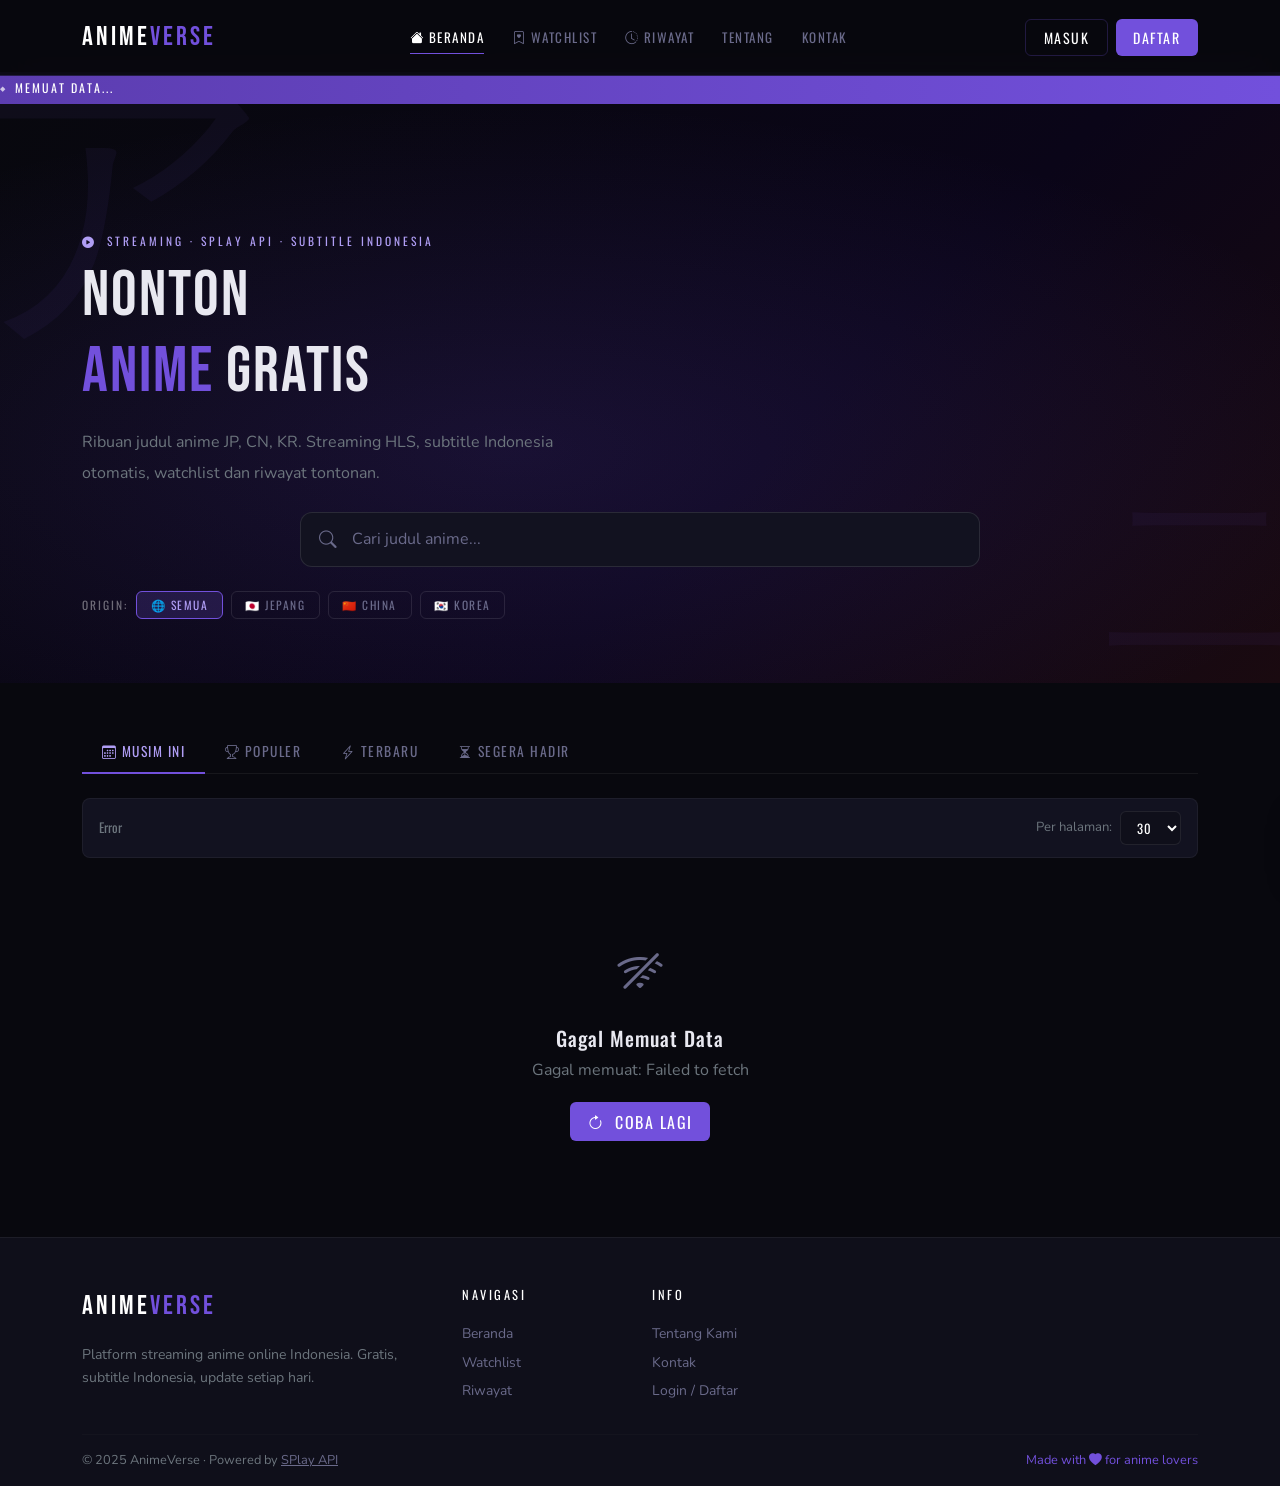
<file: index.html>
<!DOCTYPE html>
<html lang="id" data-bs-theme="dark">
<head>
  <meta charset="UTF-8"/>
  <meta name="viewport" content="width=device-width, initial-scale=1.0"/>
  <title>AnimeVerse — Nonton Anime Online</title>
  <link href="https://cdn.jsdelivr.net/npm/bootstrap@5.3.3/dist/css/bootstrap.min.css" rel="stylesheet"/>
  <link href="https://fonts.googleapis.com/css2?family=Bebas+Neue&family=Nunito:wght@400;600;700&family=Oswald:wght@400;600;700&display=swap" rel="stylesheet"/>
  <link href="https://cdn.jsdelivr.net/npm/bootstrap-icons@1.11.3/font/bootstrap-icons.css" rel="stylesheet"/>
  <link href="css/style.css" rel="stylesheet"/>
  <style>
    .anime-hero { background:linear-gradient(135deg,var(--mv-dark),#0a0518 60%,#1a0a10); padding:8rem 0 4rem; position:relative; overflow:hidden; }
    .anime-hero::before { content:''; position:absolute; inset:0; background:radial-gradient(ellipse 70% 60% at 40% 60%,rgba(114,80,220,.15),transparent); pointer-events:none; }
    .anime-hero-glyph { position:absolute; font-family:'Bebas Neue',sans-serif; color:rgba(114,80,220,.06); pointer-events:none; user-select:none; line-height:1; }
    .anime-search-wrap { position:relative; max-width:680px; margin:0 auto; }
    .anime-search-wrap .bi-search { position:absolute; left:1.2rem; top:50%; transform:translateY(-50%); font-size:1.1rem; color:var(--mv-muted); pointer-events:none; }
    .anime-search-input { width:100%; background:var(--mv-card)!important; border:1px solid rgba(255,255,255,.1)!important; border-radius:12px; padding:.9rem 1.2rem .9rem 3.2rem; color:#fff!important; font-size:1rem; font-family:'Nunito',sans-serif; outline:none; transition:border-color .2s,box-shadow .2s; }
    .anime-search-input:focus { border-color:#7250dc!important; box-shadow:0 0 0 3px rgba(114,80,220,.15)!important; }
    .anime-search-input::placeholder { color:var(--mv-muted); }
    .search-clear-btn { position:absolute; right:.8rem; top:50%; transform:translateY(-50%); background:none; border:none; color:var(--mv-muted); cursor:pointer; font-size:1rem; display:none; }
    .origin-btn { font-family:'Oswald',sans-serif; font-size:.72rem; letter-spacing:1.5px; text-transform:uppercase; padding:.28rem .85rem; border-radius:6px; border:1px solid rgba(255,255,255,.1); color:var(--mv-muted); background:transparent; cursor:pointer; transition:all .2s; white-space:nowrap; }
    .origin-btn:hover { border-color:rgba(114,80,220,.5); color:#b09ef5; }
    .origin-btn.active { background:rgba(114,80,220,.2); border-color:#7250dc; color:#b09ef5; }
    .anime-card { background:var(--mv-card); border:1px solid rgba(255,255,255,.05); border-radius:10px; overflow:hidden; cursor:pointer; transition:transform .25s,border-color .25s; text-decoration:none; color:inherit; display:block; }
    .anime-card:hover { transform:translateY(-6px); border-color:rgba(114,80,220,.5); color:inherit; }
    .anime-card-img { aspect-ratio:.72; position:relative; overflow:hidden; }
    .anime-card-img img { width:100%; height:100%; object-fit:cover; display:block; }
    .anime-card-img-ph { width:100%; height:100%; background:linear-gradient(135deg,#1a0a2e,#7250dc); display:flex; align-items:center; justify-content:center; font-size:3rem; }
    .anime-card-overlay { position:absolute; inset:0; background:linear-gradient(0deg,rgba(0,0,0,.85),transparent 55%); }
    .anime-card-status { position:absolute; top:.5rem; left:.5rem; font-family:'Oswald',sans-serif; font-size:.6rem; letter-spacing:1px; text-transform:uppercase; padding:.15rem .5rem; border-radius:3px; }
    .anime-card-eps { position:absolute; bottom:.5rem; right:.6rem; font-family:'Oswald',sans-serif; font-size:.65rem; color:var(--mv-gold); letter-spacing:1px; }
    .anime-card-origin { position:absolute; top:.5rem; right:.5rem; font-size:.6rem; padding:.1rem .4rem; border-radius:3px; font-family:'Oswald',sans-serif; }
    .anime-card-actions { position:absolute; bottom:2.5rem; left:0; right:0; display:flex; justify-content:center; gap:.4rem; opacity:0; transition:opacity .2s; }
    .anime-card:hover .anime-card-actions { opacity:1; }
    .card-action-btn { padding:.28rem .7rem; border-radius:6px; background:rgba(0,0,0,.75); border:1px solid rgba(255,255,255,.15); color:#fff; cursor:pointer; font-size:.7rem; font-family:'Oswald',sans-serif; letter-spacing:.5px; display:flex; align-items:center; gap:.3rem; transition:background .2s; backdrop-filter:blur(4px); text-decoration:none; }
    .card-action-btn:hover { background:#7250dc; border-color:#7250dc; color:#fff; }
    .card-action-btn.saved { background:rgba(114,80,220,.6); border-color:#7250dc; }
    .anime-card-body { padding:.6rem .7rem .7rem; }
    .anime-card-title { font-family:'Oswald',sans-serif; font-size:.88rem; font-weight:600; white-space:nowrap; overflow:hidden; text-overflow:ellipsis; }
    .anime-card-genre { font-size:.72rem; color:var(--mv-muted); }
    .anime-card-score { font-family:'Oswald',sans-serif; font-size:.72rem; margin-top:.25rem; }
    .anime-loader { width:32px; height:32px; border:3px solid rgba(114,80,220,.2); border-top-color:#7250dc; border-radius:50%; animation:spin .8s linear infinite; }
    @keyframes spin { to { transform:rotate(360deg); } }
    .skeleton-card { background:var(--mv-card); border-radius:10px; overflow:hidden; }
    .skeleton-thumb { aspect-ratio:.72; background:linear-gradient(90deg,rgba(255,255,255,.04) 25%,rgba(255,255,255,.08) 50%,rgba(255,255,255,.04) 75%); background-size:200% 100%; animation:shimmer 1.4s infinite; }
    .skeleton-line { height:10px; border-radius:4px; background:linear-gradient(90deg,rgba(255,255,255,.04) 25%,rgba(255,255,255,.08) 50%,rgba(255,255,255,.04) 75%); background-size:200% 100%; animation:shimmer 1.4s infinite; margin:.5rem .6rem; }
    @keyframes shimmer { to { background-position:-200% 0; } }
    .anime-modal-backdrop { position:fixed; inset:0; background:rgba(0,0,0,.85); z-index:2000; display:flex; align-items:center; justify-content:center; padding:1rem; opacity:0; transition:opacity .3s; pointer-events:none; }
    .anime-modal-backdrop.open { opacity:1; pointer-events:all; }
    .anime-modal { background:var(--mv-dark2); border:1px solid rgba(114,80,220,.3); border-radius:16px; width:100%; max-width:820px; max-height:90vh; overflow-y:auto; transform:scale(.95) translateY(20px); transition:transform .3s; scrollbar-width:thin; }
    .anime-modal-backdrop.open .anime-modal { transform:scale(1) translateY(0); }
    .modal-close-btn { background:rgba(255,255,255,.08); border:none; color:#fff; width:36px; height:36px; border-radius:50%; cursor:pointer; font-size:1rem; display:flex; align-items:center; justify-content:center; transition:background .2s; }
    .modal-close-btn:hover { background:var(--mv-red); }
    .modal-cover { width:160px; min-width:160px; border-radius:10px; overflow:hidden; }
    .modal-cover img { width:100%; display:block; }
    .modal-score-big { font-family:'Bebas Neue',sans-serif; font-size:2.8rem; line-height:1; letter-spacing:2px; }
    .modal-stat-pill { background:rgba(255,255,255,.06); border-radius:6px; padding:.4rem .8rem; font-family:'Oswald',sans-serif; font-size:.75rem; letter-spacing:1px; text-transform:uppercase; }
    .modal-genre-tag { background:rgba(114,80,220,.18); border:1px solid rgba(114,80,220,.3); color:#b09ef5; border-radius:4px; padding:.2rem .6rem; font-family:'Oswald',sans-serif; font-size:.68rem; letter-spacing:1px; }
    .modal-synopsis { font-size:.9rem; line-height:1.85; color:rgba(255,255,255,.75); }
    .btn-watch-now { background:linear-gradient(135deg,#7250dc,#9b7ff5); color:#fff; border:none; font-family:'Oswald',sans-serif; letter-spacing:1.5px; text-transform:uppercase; padding:.65rem 1.5rem; border-radius:8px; font-size:.9rem; cursor:pointer; transition:all .2s; display:inline-flex; align-items:center; gap:.5rem; text-decoration:none; }
    .btn-watch-now:hover { transform:translateY(-2px); box-shadow:0 8px 24px rgba(114,80,220,.4); color:#fff; }
    .btn-wl-add { background:rgba(114,80,220,.15); color:#b09ef5; border:1px solid rgba(114,80,220,.3); font-family:'Oswald',sans-serif; letter-spacing:1.5px; text-transform:uppercase; padding:.65rem 1.5rem; border-radius:8px; font-size:.9rem; cursor:pointer; transition:all .2s; display:inline-flex; align-items:center; gap:.5rem; }
    .btn-wl-add:hover,.btn-wl-add.saved { background:rgba(114,80,220,.3); color:#fff; }
    .anime-section-tabs { display:flex; gap:0; border-bottom:1px solid rgba(255,255,255,.06); margin-bottom:1.5rem; }
    .anime-section-tab { font-family:'Oswald',sans-serif; font-size:.85rem; letter-spacing:1.5px; text-transform:uppercase; color:var(--mv-muted); border:none; background:transparent; padding:.65rem 1.25rem; border-bottom:2px solid transparent; transition:all .2s; cursor:pointer; margin-bottom:-1px; }
    .anime-section-tab.active { color:#b09ef5; border-bottom-color:#7250dc; }
    .anime-section-tab:hover { color:#fff; }
    .ticker-wrap { background:linear-gradient(90deg,#5c3db0,#7250dc); overflow:hidden; padding:.45rem 0; }
    .toast-av { position:fixed; bottom:2rem; right:2rem; background:var(--mv-card); border:1px solid rgba(114,80,220,.4); border-radius:10px; padding:1rem 1.5rem; display:flex; align-items:center; gap:.75rem; z-index:9999; transform:translateX(120%); transition:transform .4s; box-shadow:0 10px 30px rgba(0,0,0,.5); min-width:260px; }
    .toast-av.show { transform:translateX(0); }
    .toast-av-text { font-family:'Oswald',sans-serif; font-size:.88rem; letter-spacing:.5px; }
    .page-link { background:var(--mv-card)!important; border-color:rgba(255,255,255,.08)!important; color:var(--mv-muted)!important; }
    .page-link:hover { background:#7250dc!important; border-color:#7250dc!important; color:#fff!important; }
    .page-item.active .page-link { background:#7250dc!important; border-color:#7250dc!important; color:#fff!important; }
    .src-badge { font-family:'Oswald',sans-serif; font-size:.65rem; letter-spacing:1px; padding:.1rem .5rem; border-radius:4px; }
    .adv-radio { display:flex; align-items:center; gap:.4rem; cursor:pointer; }
    .adv-radio input { accent-color:#7250dc; cursor:pointer; }
    .adv-radio span { font-family:'Oswald',sans-serif; font-size:.78rem; letter-spacing:.5px; color:rgba(255,255,255,.7); transition:color .15s; }
    .adv-radio:hover span { color:#fff; }
    .adv-genre-btn { font-family:'Oswald',sans-serif; font-size:.72rem; letter-spacing:1px; text-transform:uppercase; padding:.25rem .75rem; border-radius:20px; border:1px solid rgba(255,255,255,.1); color:rgba(255,255,255,.5); background:transparent; cursor:pointer; transition:all .2s; display:flex; align-items:center; gap:.35rem; }
    .adv-genre-btn input { display:none; }
    .adv-genre-btn:hover { border-color:rgba(114,80,220,.4); color:#b09ef5; }
    .adv-genre-btn.checked { background:rgba(114,80,220,.2); border-color:#7250dc; color:#b09ef5; }
  </style>
</head>
<body>

<nav class="navbar navbar-expand-lg fixed-top">
  <div class="container">
    <a class="navbar-brand" href="index.html">Anime<span>Verse</span></a>
    <button class="navbar-toggler border-0" type="button" data-bs-toggle="collapse" data-bs-target="#navMenu"><span class="navbar-toggler-icon"></span></button>
    <div class="collapse navbar-collapse" id="navMenu">
      <ul class="navbar-nav mx-auto gap-lg-1">
        <li class="nav-item"><a class="nav-link active" href="index.html"><i class="bi bi-house-fill me-1"></i>Beranda</a></li>
        <li class="nav-item"><a class="nav-link" href="watchlist.html"><i class="bi bi-bookmark-heart me-1"></i>Watchlist</a></li>
        <li class="nav-item"><a class="nav-link" href="history.html"><i class="bi bi-clock-history me-1"></i>Riwayat</a></li>
        <li class="nav-item"><a class="nav-link" href="about.html">Tentang</a></li>
        <li class="nav-item"><a class="nav-link" href="kontak.html">Kontak</a></li>
      </ul>
      <div class="d-flex gap-2 mt-2 mt-lg-0">
        <a href="login.html" class="btn btn-mv-outline btn-sm">Masuk</a>
        <a href="login.html#daftar" class="btn btn-mv-primary btn-sm">Daftar</a>
      </div>
    </div>
  </div>
</nav>

<div style="margin-top:72px">
  <div class="ticker-wrap"><div class="ticker" id="tickerContent"><span class="ticker-item">Memuat data...</span></div></div>
</div>

<div class="anime-hero">
  <span class="anime-hero-glyph" style="font-size:20rem;top:-3rem;left:-3rem">ア</span>
  <span class="anime-hero-glyph" style="font-size:12rem;bottom:0;right:-1rem">二</span>
  <div class="container" style="position:relative;z-index:1">
    <div class="label-text mb-2" style="color:#b09ef5"><i class="bi bi-play-circle-fill me-1"></i> Streaming · SPlay API · Subtitle Indonesia</div>
    <h1 class="display-3 mb-3">NONTON<br><span style="color:#7250dc">ANIME</span> GRATIS</h1>
    <p class="text-secondary mb-4" style="max-width:520px;font-size:1rem;line-height:1.9">Ribuan judul anime JP, CN, KR. Streaming HLS, subtitle Indonesia otomatis, watchlist dan riwayat tontonan.</p>
    <div class="anime-search-wrap mb-4">
      <i class="bi bi-search"></i>
      <input type="text" id="animeSearchInput" class="anime-search-input" placeholder="Cari judul anime...">
      <button class="search-clear-btn" id="searchClearBtn" onclick="clearSearch()"><i class="bi bi-x-circle-fill"></i></button>
    </div>

    <!-- ADVANCED SEARCH PANEL -->
    <div id="advSearchPanel" style="display:none;background:rgba(10,5,24,.85);border:1px solid rgba(114,80,220,.25);border-radius:14px;padding:1.4rem 1.6rem;margin-bottom:1.5rem;backdrop-filter:blur(8px);max-width:680px;margin-left:auto;margin-right:auto;">
      <div class="mb-3">
        <div style="font-family:'Oswald',sans-serif;font-size:.7rem;letter-spacing:2px;text-transform:uppercase;color:rgba(255,255,255,.4);margin-bottom:.5rem">Status</div>
        <div class="d-flex gap-2 flex-wrap">
          <label class="adv-radio"><input type="radio" name="advStatus" value="" checked onchange="applyAdvSearch()"> <span>Semua</span></label>
          <label class="adv-radio"><input type="radio" name="advStatus" value="airing" onchange="applyAdvSearch()"> <span>On Air</span></label>
          <label class="adv-radio"><input type="radio" name="advStatus" value="finished" onchange="applyAdvSearch()"> <span>Tamat</span></label>
        </div>
      </div>
      <div class="mb-3">
        <div style="font-family:'Oswald',sans-serif;font-size:.7rem;letter-spacing:2px;text-transform:uppercase;color:rgba(255,255,255,.4);margin-bottom:.5rem">Tipe</div>
        <div class="d-flex gap-2 flex-wrap">
          <label class="adv-radio"><input type="radio" name="advType" value="" checked onchange="applyAdvSearch()"> <span>Semua</span></label>
          <label class="adv-radio"><input type="radio" name="advType" value="tv" onchange="applyAdvSearch()"> <span>TV</span></label>
          <label class="adv-radio"><input type="radio" name="advType" value="ova" onchange="applyAdvSearch()"> <span>OVA</span></label>
          <label class="adv-radio"><input type="radio" name="advType" value="ona" onchange="applyAdvSearch()"> <span>ONA</span></label>
          <label class="adv-radio"><input type="radio" name="advType" value="special" onchange="applyAdvSearch()"> <span>Special</span></label>
          <label class="adv-radio"><input type="radio" name="advType" value="movie" onchange="applyAdvSearch()"> <span>Movie</span></label>
        </div>
      </div>
      <div class="mb-3">
        <div style="font-family:'Oswald',sans-serif;font-size:.7rem;letter-spacing:2px;text-transform:uppercase;color:rgba(255,255,255,.4);margin-bottom:.5rem">Urutkan</div>
        <div class="d-flex gap-2 flex-wrap">
          <label class="adv-radio"><input type="radio" name="advSort" value="" checked onchange="applyAdvSearch()"> <span>Default</span></label>
          <label class="adv-radio"><input type="radio" name="advSort" value="score" onchange="applyAdvSearch()"> <span>Skor</span></label>
          <label class="adv-radio"><input type="radio" name="advSort" value="title" onchange="applyAdvSearch()"> <span>A–Z</span></label>
          <label class="adv-radio"><input type="radio" name="advSort" value="popularity" onchange="applyAdvSearch()"> <span>Populer</span></label>
        </div>
      </div>
      <div>
        <div style="font-family:'Oswald',sans-serif;font-size:.7rem;letter-spacing:2px;text-transform:uppercase;color:rgba(255,255,255,.4);margin-bottom:.5rem">Genre</div>
        <div class="d-flex gap-2 flex-wrap" id="advGenreWrap">
          <label class="adv-genre-btn active-genre"><input type="checkbox" value=""> Semua</label>
          <label class="adv-genre-btn"><input type="checkbox" value="Action" onchange="applyAdvSearch()"> Action</label>
          <label class="adv-genre-btn"><input type="checkbox" value="Adventure" onchange="applyAdvSearch()"> Adventure</label>
          <label class="adv-genre-btn"><input type="checkbox" value="Comedy" onchange="applyAdvSearch()"> Comedy</label>
          <label class="adv-genre-btn"><input type="checkbox" value="Drama" onchange="applyAdvSearch()"> Drama</label>
          <label class="adv-genre-btn"><input type="checkbox" value="Fantasy" onchange="applyAdvSearch()"> Fantasy</label>
          <label class="adv-genre-btn"><input type="checkbox" value="Horror" onchange="applyAdvSearch()"> Horror</label>
          <label class="adv-genre-btn"><input type="checkbox" value="Romance" onchange="applyAdvSearch()"> Romance</label>
          <label class="adv-genre-btn"><input type="checkbox" value="Sci-Fi" onchange="applyAdvSearch()"> Sci-Fi</label>
          <label class="adv-genre-btn"><input type="checkbox" value="Sports" onchange="applyAdvSearch()"> Sports</label>
          <label class="adv-genre-btn"><input type="checkbox" value="Supernatural" onchange="applyAdvSearch()"> Supernatural</label>
          <label class="adv-genre-btn"><input type="checkbox" value="Slice of Life" onchange="applyAdvSearch()"> Slice of Life</label>
          <label class="adv-genre-btn"><input type="checkbox" value="Shounen" onchange="applyAdvSearch()"> Shounen</label>
          <label class="adv-genre-btn"><input type="checkbox" value="Seinen" onchange="applyAdvSearch()"> Seinen</label>
          <label class="adv-genre-btn"><input type="checkbox" value="Mystery" onchange="applyAdvSearch()"> Mystery</label>
          <label class="adv-genre-btn"><input type="checkbox" value="Isekai" onchange="applyAdvSearch()"> Isekai</label>
          <label class="adv-genre-btn"><input type="checkbox" value="Harem" onchange="applyAdvSearch()"> Harem</label>
          <label class="adv-genre-btn"><input type="checkbox" value="Ecchi" onchange="applyAdvSearch()"> Ecchi</label>
        </div>
      </div>
    </div>
    <div class="d-flex align-items-center gap-2 flex-wrap">
      <span style="font-family:'Oswald',sans-serif;font-size:.72rem;letter-spacing:2px;text-transform:uppercase;color:rgba(255,255,255,.4)">Origin:</span>
      <button class="origin-btn active" data-origin="" onclick="setOrigin('',this)">🌐 Semua</button>
      <button class="origin-btn" data-origin="JP" onclick="setOrigin('JP',this)">🇯🇵 Jepang</button>
      <button class="origin-btn" data-origin="CN" onclick="setOrigin('CN',this)">🇨🇳 China</button>
      <button class="origin-btn" data-origin="KR" onclick="setOrigin('KR',this)">🇰🇷 Korea</button>
    </div>

  </div>
</div>

<section class="py-5">
  <div class="container">
    <div class="anime-section-tabs">
      <button class="anime-section-tab active" data-section="season" onclick="switchSection('season',this)"><i class="bi bi-calendar3 me-1"></i>Musim Ini</button>
      <button class="anime-section-tab" data-section="popular" onclick="switchSection('popular',this)"><i class="bi bi-trophy me-1"></i>Populer</button>
      <button class="anime-section-tab" data-section="latest" onclick="switchSection('latest',this)"><i class="bi bi-lightning-charge me-1"></i>Terbaru</button>
      <button class="anime-section-tab" data-section="upcoming" onclick="switchSection('upcoming',this)"><i class="bi bi-hourglass-split me-1"></i>Segera Hadir</button>
      <button class="anime-section-tab" data-section="search" id="searchTab" style="display:none"><i class="bi bi-search me-1"></i>Hasil Pencarian</button>
    </div>

    <div class="sort-bar mb-4">
      <span class="text-secondary" style="font-family:'Oswald',sans-serif;font-size:.82rem" id="resultCount">Memuat...</span>
      <div class="d-flex align-items-center gap-2">
        <span class="text-secondary" style="font-size:.82rem">Per halaman:</span>
        <select class="sort-select" id="perPageSelect" onchange="onPerPageChange()">
          <option value="20">20</option>
          <option value="30" selected>30</option>
          <option value="40">40</option>
        </select>
      </div>
    </div>

    <div id="animeGrid" class="row row-cols-2 row-cols-sm-3 row-cols-md-4 row-cols-xl-5 g-3 mb-4"></div>
    <div id="animeError" class="text-center py-5" style="display:none">
      <i class="bi bi-wifi-off" style="font-size:3rem;color:var(--mv-muted)"></i>
      <h5 class="mt-3" style="font-family:'Oswald',sans-serif;letter-spacing:1px">Gagal Memuat Data</h5>
      <p class="text-secondary" id="errorMsg">Cek koneksi internet atau coba lagi.</p>
      <button class="btn btn-mv-primary mt-1" onclick="retryLoad()"><i class="bi bi-arrow-clockwise me-1"></i>Coba Lagi</button>
    </div>
    <div id="paginationWrap" class="d-flex justify-content-center flex-wrap" style="display:none!important"></div>
  </div>
</section>

<div class="anime-modal-backdrop" id="animeModalBackdrop" onclick="closeModalOnBackdrop(event)">
  <div class="anime-modal" id="animeModal"></div>
</div>

<div class="toast-av" id="toastNotif">
  <span id="toastIcon">✅</span>
  <span class="toast-av-text" id="toastText">Ditambahkan ke watchlist!</span>
</div>

<footer class="pt-5 pb-3">
  <div class="container">
    <div class="row g-4 mb-4">
      <div class="col-lg-4">
        <a href="index.html" class="navbar-brand d-block mb-3">Anime<span>Verse</span></a>
        <p class="text-secondary" style="font-size:.88rem;line-height:1.7">Platform streaming anime online Indonesia. Gratis, subtitle Indonesia, update setiap hari.</p>
      </div>
      <div class="col-6 col-lg-2">
        <div class="footer-heading">Navigasi</div>
        <a href="index.html" class="footer-link">Beranda</a>
        <a href="watchlist.html" class="footer-link">Watchlist</a>
        <a href="history.html" class="footer-link">Riwayat</a>
      </div>
      <div class="col-6 col-lg-2">
        <div class="footer-heading">Info</div>
        <a href="about.html" class="footer-link">Tentang Kami</a>
        <a href="kontak.html" class="footer-link">Kontak</a>
        <a href="login.html" class="footer-link">Login / Daftar</a>
      </div>
    </div>
    <hr style="border-color:rgba(255,255,255,.08)"/>
    <div class="d-flex justify-content-between align-items-center flex-wrap gap-2">
      <span class="text-secondary" style="font-size:.8rem">© 2025 AnimeVerse · Powered by <a href="https://api.splay.id" target="_blank" style="color:var(--mv-muted)">SPlay API</a></span>
      <span style="color:#7250dc;font-size:.8rem">Made with <i class="bi bi-heart-fill"></i> for anime lovers</span>
    </div>
  </div>
</footer>

<script src="https://cdn.jsdelivr.net/npm/bootstrap@5.3.3/dist/js/bootstrap.bundle.min.js"></script>
<script src="js/main.js"></script>
<script>
/* ══════════════════════════════════════════════════════
   AnimeVerse — index.html
   Primary:  SPlay API  → https://api.splay.id  (slugs)
   Fallback: Jikan API  → https://api.jikan.moe/v4
   Key: sk_live_2355bb1f4e3cca896b15f6a740e377af95bcc4ad114833f7
   
   PENTING: SPlay pakai slug string ("one-piece"), bukan MAL ID.
   Jikan fallback ID dinormalisasi sebagai "jikan:{mal_id}" supaya
   watch.html bisa bedakan dan pakai embed player (MAL ID) langsung.
══════════════════════════════════════════════════════ */

const SPLAY_BASE = 'https://api.splay.id';
const SPLAY_KEY  = 'sk_live_2355bb1f4e3cca896b15f6a740e377af95bcc4ad114833f7';
const JIKAN_BASE = 'https://api.jikan.moe/v4';

// splayFetch: HANYA tambahkan BASE jika path belum full URL
const splayFetch = (path) => fetch(
  path.startsWith('http') ? path : `${SPLAY_BASE}${path}`,
  { headers: { 'Authorization': `Bearer ${SPLAY_KEY}` } }
);

/* ── STATE ── */
let currentSection = 'season', currentPage = 1, currentOrigin = '', currentGenre = '';
let advSearch = { status:'', type:'', sort:'', genres:[] };
let currentPerPage = 30, currentQuery = '', totalPages = 1, searchDebounce = null;

/* ── WATCHLIST / HISTORY ── */
const getWL = () => { try { return JSON.parse(localStorage.getItem('av_watchlist')||'[]'); } catch(e) { return []; } };
const saveWL = (l) => localStorage.setItem('av_watchlist', JSON.stringify(l));
const inWL = (id) => getWL().some(a => a.id === id);
function toggleWL(anime) {
  let list = getWL();
  const idx = list.findIndex(a => a.id === anime.id);
  if (idx >= 0) { list.splice(idx,1); showToast('🗑️','Dihapus dari watchlist'); }
  else { list.unshift({id:anime.id,name:anime.name,cover_url:anime.cover_url,score:anime.score,saved_at:new Date().toISOString()}); showToast('🔖','Ditambahkan ke watchlist!'); }
  saveWL(list); return idx < 0;
}
function addHistory(anime) {
  try {
    let h = JSON.parse(localStorage.getItem('av_history')||'[]');
    h = h.filter(a=>a.id!==anime.id);
    h.unshift({id:anime.id,name:anime.name,cover_url:anime.cover_url,score:anime.score,viewed_at:new Date().toISOString()});
    localStorage.setItem('av_history', JSON.stringify(h.slice(0,50)));
  } catch(e) {}
}
function showToast(icon,text) {
  document.getElementById('toastIcon').textContent=icon;
  document.getElementById('toastText').textContent=text;
  const t=document.getElementById('toastNotif');
  t.classList.add('show');
  setTimeout(()=>t.classList.remove('show'),2800);
}

/* ── SCORE COLOR ── */
const scoreColor = (s) => !s?'#7a7a9a':s>=80?'#3fb950':s>=60?'#ffd166':'#e63946';

/* ── STATUS BADGE ── */
function statusBadge(status) {
  if (status==='RELEASING') return `<span class="anime-card-status" style="background:#7250dc">ON AIR</span>`;
  if (status==='FINISHED')  return `<span class="anime-card-status bg-secondary">TAMAT</span>`;
  return '';
}

/* ── ORIGIN BADGE ── */
function originBadge(c) {
  if (!c) return '';
  const m={JP:['#c1121f','JP'],CN:['#f59e0b','CN'],KR:['#3b82f6','KR']};
  const v=m[c.toUpperCase()];
  return v?`<span class="anime-card-origin" style="background:${v[0]};color:#fff">${v[1]}</span>`:'';
}

/* ── SKELETON ── */
function showSkeletons(n=20) {
  document.getElementById('animeGrid').innerHTML=Array.from({length:n}).map(()=>`
    <div class="col"><div class="skeleton-card"><div class="skeleton-thumb"></div>
    <div class="skeleton-line" style="width:80%"></div>
    <div class="skeleton-line" style="width:55%;margin-top:.25rem"></div></div></div>`).join('');
  document.getElementById('animeError').style.display='none';
  document.getElementById('resultCount').textContent='Memuat...';
}

/* ── RENDER CARD ── */
function renderCard(a) {
  // a.id  = SPlay slug ("one-piece") OR "jikan:{mal_id}" from fallback
  // a.name, a.cover_url, a.score (0-100), a.origin, a.status, a.eps
  const saved = inWL(a.id);
  const watchUrl = `watch.html?id=${encodeURIComponent(a.id)}&title=${encodeURIComponent(a.name)}`;
  return `
    <div class="col">
      <div class="anime-card" onclick="openDetail('${a.id.replace(/'/g,"\\'")}')">
        <div class="anime-card-img">
          ${a.cover_url?`<img src="${a.cover_url}" alt="${(a.name||'').replace(/"/g,'')}" loading="lazy">`
            :`<div class="anime-card-img-ph"><i class="bi bi-play-circle" style="opacity:.4"></i></div>`}
          <div class="anime-card-overlay"></div>
          ${statusBadge(a.status)}
          ${originBadge(a.origin)}
          ${a.eps?`<span class="anime-card-eps">Ep.${a.eps}</span>`:''}
          <div class="anime-card-actions">
            <button class="card-action-btn ${saved?'saved':''}" onclick="event.stopPropagation();quickWL('${a.id.replace(/'/g,"\\'")}',this)" title="${saved?'Hapus':'Simpan'}">
              <i class="bi ${saved?'bi-bookmark-fill':'bi-bookmark-plus'}"></i> ${saved?'Saved':'Simpan'}
            </button>
            <a class="card-action-btn" href="${watchUrl}" onclick="event.stopPropagation()">
              <i class="bi bi-play-fill"></i> Tonton
            </a>
          </div>
        </div>
        <div class="anime-card-body">
          <div class="anime-card-title" title="${(a.name||'').replace(/"/g,'')}">${a.name||'Unknown'}</div>
          <div class="anime-card-genre">${a.origin||'Anime'}${a.status==='RELEASING'?' · On Air':''}</div>
          ${a.score?`<div class="anime-card-score" style="color:${scoreColor(a.score)}"><i class="bi bi-star-fill" style="font-size:.6rem"></i> ${(a.score/10).toFixed(1)}</div>`:''}
        </div>
      </div>
    </div>`;
}

function quickWL(id, btn) {
  const item = lastList.find(a=>a.id===id);
  if (!item) return;
  const added = toggleWL(item);
  btn.innerHTML = `<i class="bi ${added?'bi-bookmark-fill':'bi-bookmark-plus'}"></i> ${added?'Saved':'Simpan'}`;
  btn.classList.toggle('saved', added);
}

let lastList = [];
function renderGrid(list) {
  lastList = list;
  const grid = document.getElementById('animeGrid');
  if (!list||!list.length) {
    grid.innerHTML=`<div class="col-12 text-center py-5"><i class="bi bi-search" style="font-size:3rem;color:var(--mv-muted)"></i><p class="mt-3 text-secondary">Tidak ada hasil.</p></div>`;
    document.getElementById('resultCount').textContent='0 anime';
    return;
  }
  grid.innerHTML = list.map(renderCard).join('');
}

/* ── PAGINATION ── */
function renderPagination() {
  const wrap=document.getElementById('paginationWrap');
  wrap.style.display=totalPages<=1?'none':'flex';
  if(totalPages<=1)return;
  let start=Math.max(1,currentPage-2),end=Math.min(totalPages,start+4);
  if(end-start<4)start=Math.max(1,end-4);
  const pages=[];
  if(start>1)pages.push('first');
  if(currentPage>1)pages.push('prev');
  for(let i=start;i<=end;i++)pages.push(i);
  if(currentPage<totalPages)pages.push('next');
  if(end<totalPages)pages.push('last');
  wrap.innerHTML=`<ul class="pagination gap-1">`+pages.map(p=>{
    if(p==='prev')return`<li class="page-item"><a class="page-link" href="#" onclick="goPage(${currentPage-1});return false" style="border-radius:6px"><i class="bi bi-chevron-left"></i></a></li>`;
    if(p==='next')return`<li class="page-item"><a class="page-link" href="#" onclick="goPage(${currentPage+1});return false" style="border-radius:6px"><i class="bi bi-chevron-right"></i></a></li>`;
    if(p==='first')return`<li class="page-item"><a class="page-link" href="#" onclick="goPage(1);return false" style="border-radius:6px">1</a></li>`;
    if(p==='last')return`<li class="page-item"><a class="page-link" href="#" onclick="goPage(${totalPages});return false" style="border-radius:6px">${totalPages}</a></li>`;
    return`<li class="page-item ${p===currentPage?'active':''}"><a class="page-link" href="#" onclick="goPage(${p});return false" style="border-radius:6px">${p}</a></li>`;
  }).join('')+`</ul>`;
}
function goPage(p){currentPage=p;window.scrollTo({top:0,behavior:'smooth'});loadSection();}

/* ── NORMALIZE SPlay item ── */
function normalizeSPlay(a) {
  return {
    id: a.id,  // slug string, e.g. "one-piece"
    name: a.name,
    cover_url: a.cover_url || '',
    score: a.anilist_data?.averageScore || null,
    origin: a.anilist_data?.countryOfOrigin || '',
    status: a.anilist_data?.status || '',
    eps: a.available_episodes || 0,
    genres: a.anilist_data?.genres || [],
    synopsis: a.anilist_data?.description || '',
    studios: a.anilist_data?.studios || [],
    year: a.anilist_data?.seasonYear || '',
    format: a.anilist_data?.format || ''
  };
}

/* ── NORMALIZE Jikan item ── */
function normalizeJikan(a) {
  return {
    id: `jikan:${a.mal_id}`,  // prefix agar watch.html tahu ini MAL ID
    name: a.title_english || a.title,
    cover_url: a.images?.jpg?.large_image_url || a.images?.jpg?.image_url || '',
    score: a.score ? Math.round(a.score*10) : null,
    origin: 'JP',
    status: a.status==='Currently Airing'?'RELEASING':a.status==='Finished Airing'?'FINISHED':'',
    eps: a.episodes || 0,
    genres: (a.genres||[]).map(g=>g.name),
    synopsis: a.synopsis || '',
    studios: (a.studios||[]).map(s=>s.name),
    year: a.year || '',
    format: a.type || ''
  };
}

/* ── LOAD SECTION ── */
async function loadSection() {
  showSkeletons(currentPerPage);

  // Build SPlay path
  const params = new URLSearchParams({page:currentPage, per_page:currentPerPage});
  if (currentOrigin) params.set('origin', currentOrigin);
  if (currentGenre) params.set('genre', currentGenre);
  let splayPath;
  if (currentSection==='search')   splayPath=`/api/anime/search?q=${encodeURIComponent(currentQuery)}&${params}`;
  else if (currentSection==='popular')  splayPath=`/api/anime/popular?${params}`;
  else if (currentSection==='latest')   splayPath=`/api/anime/latest-update?${params}`;
  else if (currentSection==='upcoming') splayPath=`/api/anime?status=NOT_YET_RELEASED&${params}`;
  else splayPath=`/api/anime/season?${params}`;

  let list=[], total=0, source='';

  // 1. Try SPlay
  try {
    const res = await splayFetch(splayPath);
    if (!res.ok) throw new Error(`SPlay ${res.status}`);
    const data = await res.json();
    const raw = Array.isArray(data) ? data : (data.data||[]);
    if (raw.length) {
      list = raw.map(normalizeSPlay);
      // Client-side genre filter for SPlay (API may not support genre param)
      if (currentGenre) list = list.filter(a => (a.genres||[]).some(g => g.toLowerCase() === currentGenre.toLowerCase()));
      const meta = data.meta||{};
      totalPages = meta.total_pages||1;
      total = meta.total||raw.length;
      source = 'SPlay';
    }
  } catch(e) { console.warn('SPlay gagal:',e.message); }

  // 2. Jikan fallback
  if (!list.length) {
    try {
      const lim = Math.min(currentPerPage,25);
      // Jikan genre mapping
      const jikanGenreMap = {'Action':'1','Adventure':'2','Comedy':'4','Drama':'8','Fantasy':'10','Horror':'14','Romance':'22','Sci-Fi':'24','Sports':'30','Supernatural':'37','Slice of Life':'36','Shounen':'27','Seinen':'42','Mystery':'7','Isekai':'62','Harem':'35','Ecchi':'9'};
      const genreParam = currentGenre && jikanGenreMap[currentGenre] ? `&genres=${jikanGenreMap[currentGenre]}` : '';
      const statusParam = advSearch.status === 'airing' ? '&status=airing' : advSearch.status === 'finished' ? '&status=complete' : '';
      const typeParam = advSearch.type ? `&type=${advSearch.type}` : '';
      const sortParam = advSearch.sort === 'score' ? '&order_by=score&sort=desc' : advSearch.sort === 'title' ? '&order_by=title&sort=asc' : advSearch.sort === 'popularity' ? '&order_by=popularity&sort=asc' : '';
      let jUrl;
      if (currentSection==='search')   jUrl=`${JIKAN_BASE}/anime?q=${encodeURIComponent(currentQuery)}&page=${currentPage}&limit=${lim}&sfw=true${genreParam}${statusParam}${typeParam}${sortParam}`;
      else if (currentSection==='popular')  jUrl=`${JIKAN_BASE}/top/anime?page=${currentPage}&limit=${lim}&type=tv${genreParam}`;
      else if (currentSection==='latest')   jUrl=`${JIKAN_BASE}/anime?status=airing&page=${currentPage}&limit=${lim}&order_by=start_date&sort=desc${genreParam}`;
      else if (currentSection==='upcoming') jUrl=`${JIKAN_BASE}/anime?status=upcoming&page=${currentPage}&limit=${lim}${genreParam}`;
      else jUrl=`${JIKAN_BASE}/seasons/now?page=${currentPage}&limit=${lim}${genreParam}`;

      const res = await fetch(jUrl);
      if (!res.ok) throw new Error(`Jikan ${res.status}`);
      const data = await res.json();
      const raw = data.data||[];
      list = raw.map(normalizeJikan);
      total = data.pagination?.items?.total||raw.length;
      totalPages = data.pagination?.last_visible_page||1;
      source = 'Jikan';
    } catch(e) {
      document.getElementById('animeGrid').innerHTML='';
      document.getElementById('animeError').style.display='block';
      document.getElementById('errorMsg').textContent=`Gagal memuat: ${e.message}`;
      document.getElementById('resultCount').textContent='Error';
      return;
    }
  }

  renderGrid(list);
  renderPagination();
  const srcBadge = source==='SPlay'
    ? `<span class="src-badge" style="background:rgba(114,80,220,.2);color:#b09ef5">⚡ SPlay</span>`
    : `<span class="src-badge" style="background:rgba(255,255,255,.06);color:var(--mv-muted)">📡 Jikan</span>`;
  document.getElementById('resultCount').innerHTML = `${total.toLocaleString('id-ID')} anime &nbsp;${srcBadge}`;
}
function retryLoad(){loadSection();}

/* ── SWITCH SECTION ── */
function switchSection(section, el) {
  currentSection=section; currentPage=1;
  document.querySelectorAll('.anime-section-tab').forEach(t=>t.classList.remove('active'));
  if(el)el.classList.add('active');
  document.getElementById('searchTab').style.display=section==='search'?'':'none';
  loadSection();
}

/* ── ORIGIN FILTER ── */
function setOrigin(origin, btn) {
  currentOrigin=origin; currentPage=1;
  document.querySelectorAll('.origin-btn[data-origin]').forEach(b=>b.classList.remove('active'));
  if(btn)btn.classList.add('active');
  loadSection();
}

/* ── GENRE FILTER ── */
function setGenre(genre, btn) {
  currentGenre=genre; currentPage=1;
  document.querySelectorAll('.origin-btn[data-genre]').forEach(b=>b.classList.remove('active'));
  if(btn)btn.classList.add('active');
  loadSection();
}

/* ── PER PAGE ── */
function onPerPageChange(){currentPerPage=parseInt(document.getElementById('perPageSelect').value);currentPage=1;loadSection();}

/* ── SEARCH ── */
const searchInput=document.getElementById('animeSearchInput');
const clearBtn=document.getElementById('searchClearBtn');
const advPanel=document.getElementById('advSearchPanel');

searchInput.addEventListener('focus', function() {
  if (this.value.trim()) advPanel.style.display = 'block';
});
searchInput.addEventListener('input',function(){
  clearBtn.style.display=this.value?'block':'none';
  advPanel.style.display = this.value.trim() ? 'block' : 'none';
  clearTimeout(searchDebounce);
  if(!this.value.trim()){exitSearch();return;}
  searchDebounce=setTimeout(()=>{
    currentQuery=this.value.trim();currentSection='search';currentPage=1;
    document.querySelectorAll('.anime-section-tab').forEach(t=>t.classList.remove('active'));
    const st=document.getElementById('searchTab');st.style.display='';st.classList.add('active');
    loadSection();
  },500);
});

document.addEventListener('click', function(e) {
  if (!searchInput.contains(e.target) && !advPanel.contains(e.target)) {
    advPanel.style.display = 'none';
  }
});

/* ── GENRE CHECKBOX TOGGLE ── */
document.querySelectorAll('.adv-genre-btn').forEach(function(lbl) {
  lbl.addEventListener('click', function() {
    const cb = this.querySelector('input');
    if (!cb.value) {
      // "Semua" clicked — uncheck all others
      document.querySelectorAll('.adv-genre-btn').forEach(l => { l.querySelector('input').checked = false; l.classList.remove('checked'); });
      this.classList.add('checked');
    } else {
      // uncheck "Semua"
      const allLbl = document.querySelector('.adv-genre-btn input[value=""]').closest('.adv-genre-btn');
      allLbl.classList.remove('checked');
      allLbl.querySelector('input').checked = false;
      cb.checked = !cb.checked;
      this.classList.toggle('checked', cb.checked);
    }
    applyAdvSearch();
  });
});

function applyAdvSearch() {
  advSearch.status = document.querySelector('input[name="advStatus"]:checked')?.value || '';
  advSearch.type   = document.querySelector('input[name="advType"]:checked')?.value || '';
  advSearch.sort   = document.querySelector('input[name="advSort"]:checked')?.value || '';
  advSearch.genres = Array.from(document.querySelectorAll('.adv-genre-btn input:checked')).map(cb => cb.value).filter(Boolean);
  currentGenre = advSearch.genres.length === 1 ? advSearch.genres[0] : '';
  currentPage = 1;
  if (currentQuery) loadSection();
}
function clearSearch(){
  searchInput.value='';
  clearBtn.style.display='none';
  advPanel.style.display='none';
  exitSearch();
}
function exitSearch(){
  currentQuery='';currentSection='season';currentPage=1;
  document.getElementById('searchTab').style.display='none';
  document.querySelectorAll('.anime-section-tab').forEach(t=>t.classList.remove('active'));
  document.querySelector('[data-section="season"]').classList.add('active');
  loadSection();
}

/* ── DETAIL MODAL ── */
async function openDetail(animeId) {
  const backdrop=document.getElementById('animeModalBackdrop');
  const modal=document.getElementById('animeModal');
  modal.innerHTML=`<div class="p-4 d-flex justify-content-center align-items-center" style="min-height:300px"><div class="anime-loader"></div></div>`;
  backdrop.classList.add('open');
  document.body.style.overflow='hidden';

  // Find from lastList first
  let a = lastList.find(x=>x.id===animeId);

  // If not in list, fetch from SPlay or Jikan
  if (!a) {
    try {
      const isJikan = animeId.startsWith('jikan:');
      if (isJikan) {
        const malId = animeId.replace('jikan:','');
        const res = await fetch(`${JIKAN_BASE}/anime/${malId}/full`);
        const jd = (await res.json()).data;
        a = normalizeJikan(jd);
        a.synopsis = jd.synopsis||'';
        a.studios = (jd.studios||[]).map(s=>s.name);
      } else {
        const res = await splayFetch(`/api/anime/${animeId}`);
        const raw = await res.json();
        a = normalizeSPlay(raw.data||raw);
      }
    } catch(e) {}
  }

  if (!a) {
    modal.innerHTML=`<div class="p-4"><div class="d-flex justify-content-end mb-3"><button class="modal-close-btn" onclick="closeModal()"><i class="bi bi-x-lg"></i></button></div><div class="text-center py-5 text-secondary">Gagal memuat detail.</div></div>`;
    return;
  }

  addHistory(a);

  const genres = (a.genres||[]).map(g=>`<span class="modal-genre-tag">${g}</span>`).join(' ');
  const score = a.score;
  const watchUrl = `watch.html?id=${encodeURIComponent(a.id)}&title=${encodeURIComponent(a.name)}`;
  const inW = inWL(a.id);
  const originMap = {JP:'🇯🇵 Jepang',CN:'🇨🇳 China',KR:'🇰🇷 Korea'};

  modal.innerHTML=`
    <div class="p-4">
      <div class="d-flex justify-content-between align-items-start mb-4">
        <div style="flex:1;padding-right:1rem">
          <div class="label-text mb-1" style="color:#b09ef5">${originMap[a.origin]||a.origin||'Anime'} · ${a.format||''} ${a.year||''}</div>
          <h2 style="font-family:'Bebas Neue',sans-serif;letter-spacing:2px;font-size:clamp(1.4rem,4vw,2rem);line-height:1.1;margin-bottom:.4rem">${a.name}</h2>
        </div>
        <button class="modal-close-btn" onclick="closeModal()"><i class="bi bi-x-lg"></i></button>
      </div>
      <div class="d-flex gap-4 flex-wrap mb-4">
        <div class="modal-cover">
          ${a.cover_url?`<img src="${a.cover_url}" alt="${a.name}">`
            :`<div style="aspect-ratio:.72;background:linear-gradient(135deg,#1a0a2e,#7250dc);border-radius:10px;display:flex;align-items:center;justify-content:center"><i class="bi bi-play-circle" style="font-size:3rem;opacity:.5"></i></div>`}
        </div>
        <div style="flex:1;min-width:180px">
          <div class="d-flex align-items-end gap-2 mb-3">
            ${score?`<div class="modal-score-big" style="color:${scoreColor(score)}">${(score/10).toFixed(1)}</div>
              <div style="padding-bottom:.4rem"><div style="font-family:'Oswald',sans-serif;font-size:.7rem;letter-spacing:2px;color:var(--mv-muted)">SKOR / 10</div></div>`:''}
          </div>
          <div class="d-flex flex-wrap gap-2 mb-3">
            <div class="modal-stat-pill"><i class="bi bi-collection me-1"></i>${a.eps?a.eps+' Ep':'Ongoing'}</div>
            <div class="modal-stat-pill">${a.status||'—'}</div>
          </div>
          <div class="d-flex flex-wrap gap-2 mb-3">${genres}</div>
          ${(a.studios||[]).length?`<div style="font-size:.82rem;margin-bottom:.5rem"><span style="color:var(--mv-muted);font-family:'Oswald',sans-serif;font-size:.72rem;letter-spacing:1px">STUDIO</span> ${a.studios.join(', ')}</div>`:''}
          <div class="d-flex gap-2 flex-wrap mt-3">
            <a href="${watchUrl}" class="btn-watch-now"><i class="bi bi-play-fill"></i>Tonton Sekarang</a>
            <button class="btn-wl-add ${inW?'saved':''}" id="modalWlBtn" onclick="modalToggleWL('${a.id.replace(/'/g,"\\'")}',this)">
              <i class="bi ${inW?'bi-bookmark-fill':'bi-bookmark-plus'}"></i>${inW?'Tersimpan':'Watchlist'}
            </button>
          </div>
        </div>
      </div>
      ${a.synopsis?`<div><div class="label-text mb-2" style="color:#b09ef5"><i class="bi bi-file-text me-1"></i>Sinopsis</div><p class="modal-synopsis">${a.synopsis.replace(/<[^>]*>/g,'').replace(/\(Source.*?\)/,'').trim()}</p></div>`:''}
    </div>`;
}

function modalToggleWL(id, btn) {
  const item = lastList.find(a=>a.id===id) || {id};
  const added = toggleWL(item);
  btn.innerHTML=`<i class="bi ${added?'bi-bookmark-fill':'bi-bookmark-plus'}"></i>${added?'Tersimpan':'Watchlist'}`;
  btn.classList.toggle('saved',added);
}

function closeModal(){document.getElementById('animeModalBackdrop').classList.remove('open');document.body.style.overflow='';}
function closeModalOnBackdrop(e){if(e.target===document.getElementById('animeModalBackdrop'))closeModal();}
document.addEventListener('keydown',e=>{if(e.key==='Escape')closeModal();});

/* ── TICKER ── */
async function loadTicker() {
  try {
    const res = await splayFetch('/api/anime/latest-update?per_page=15&origin=JP');
    if (!res.ok) throw new Error();
    const data = await res.json();
    const list = Array.isArray(data)?data:(data.data||[]);
    if (list.length) {
      const doubled=[...list,...list];
      document.getElementById('tickerContent').innerHTML=doubled.map(a=>`<span class="ticker-item">${a.name}</span>`).join('');
      return;
    }
  } catch(e) {}
  // Jikan fallback ticker
  try {
    const res = await fetch(`${JIKAN_BASE}/anime?status=airing&limit=12&order_by=members&sort=desc`);
    const data = await res.json();
    const list = data.data||[];
    const doubled=[...list,...list];
    document.getElementById('tickerContent').innerHTML=doubled.map(a=>`<span class="ticker-item">${a.title_english||a.title}</span>`).join('');
  } catch(e) {}
}

/* ── URL PARAM ── */
(function(){
  const id=new URLSearchParams(location.search).get('id');
  if(id)setTimeout(()=>openDetail(decodeURIComponent(id)),600);
})();

loadTicker();
loadSection();
</script>
</body>
</html>
</file>
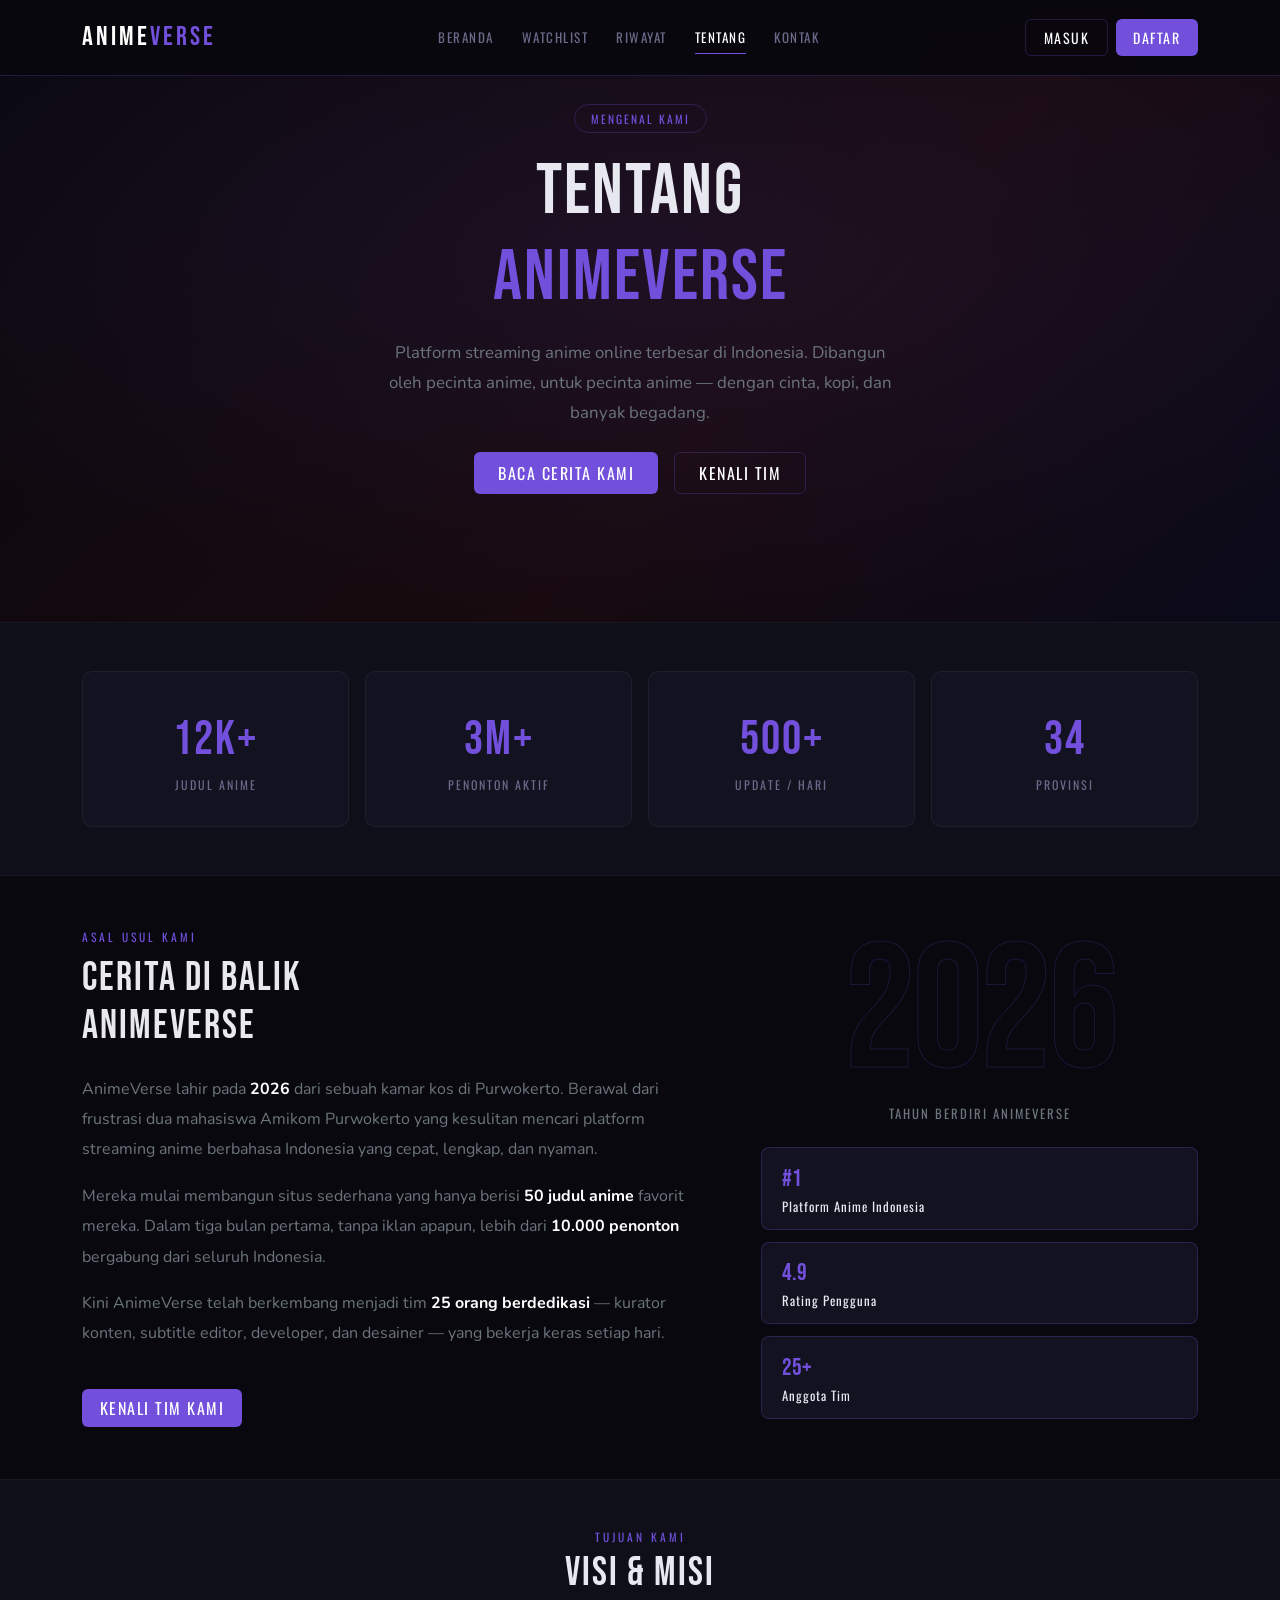
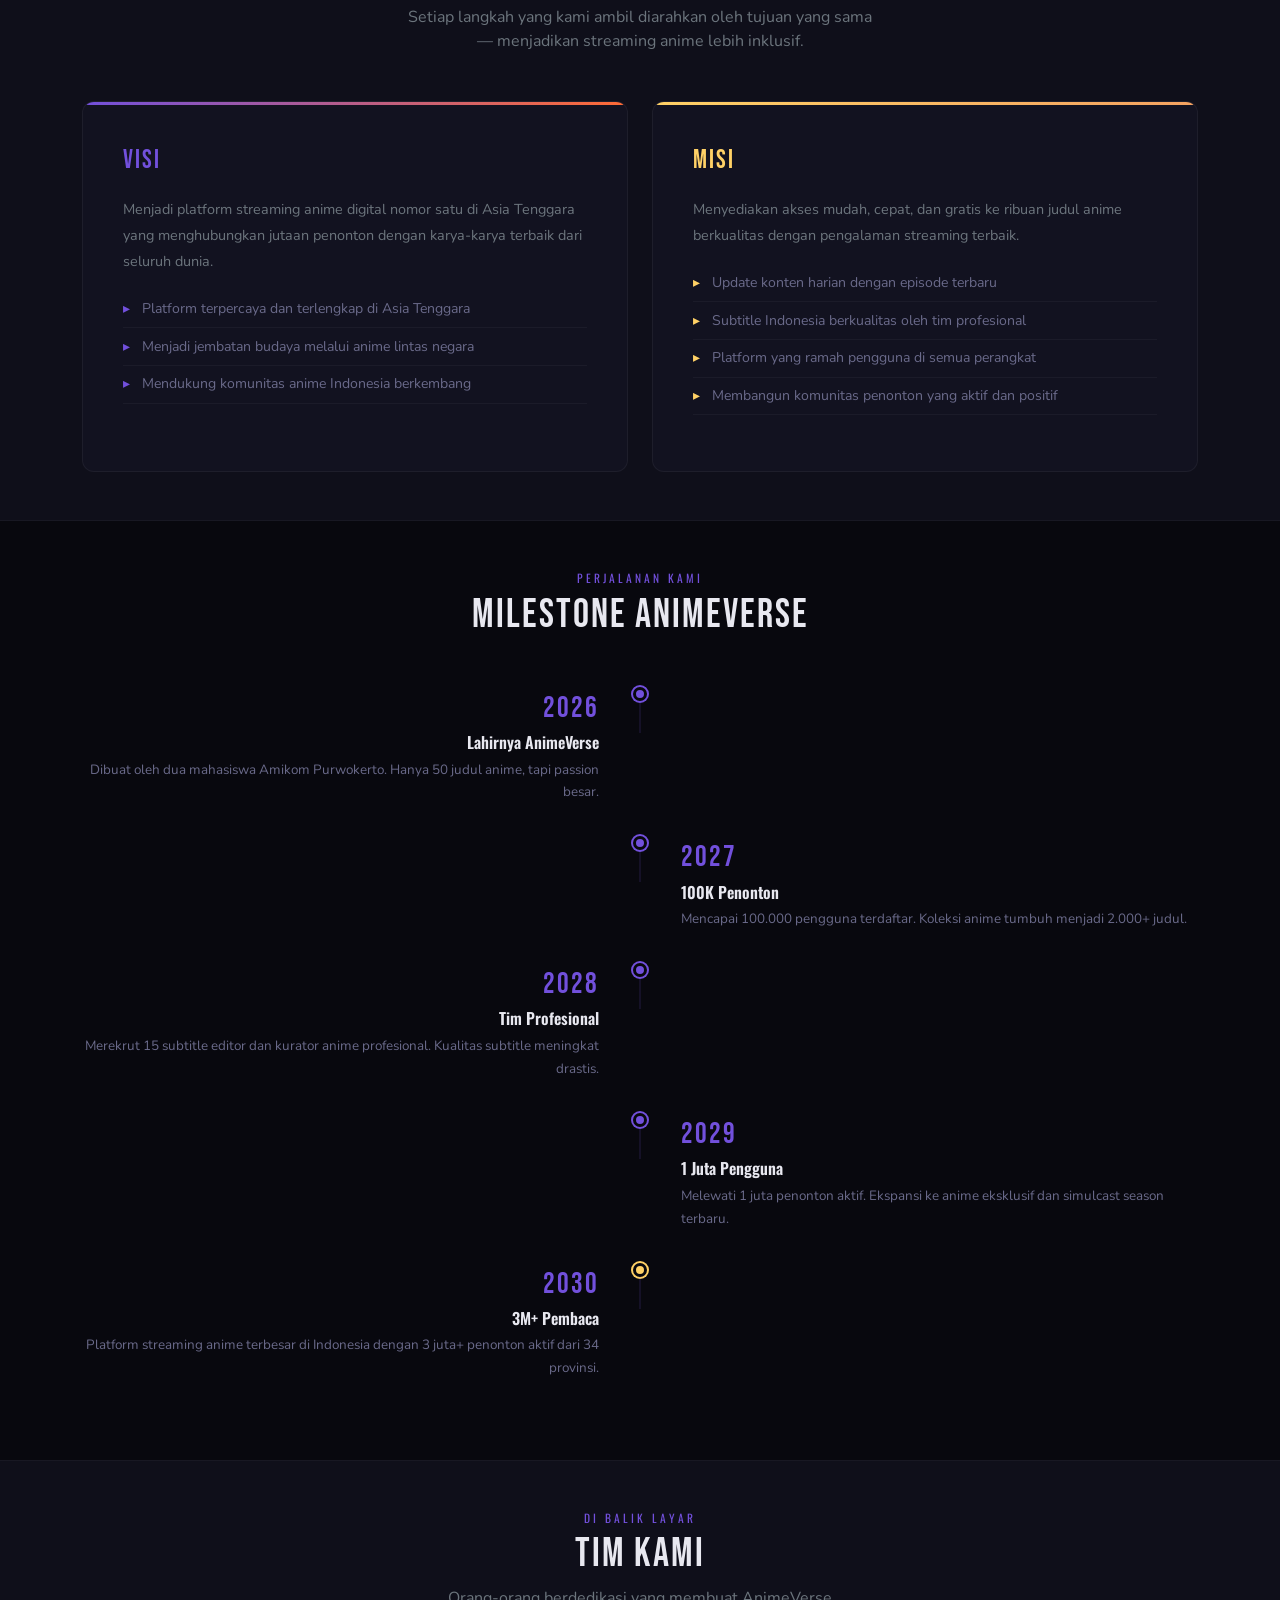
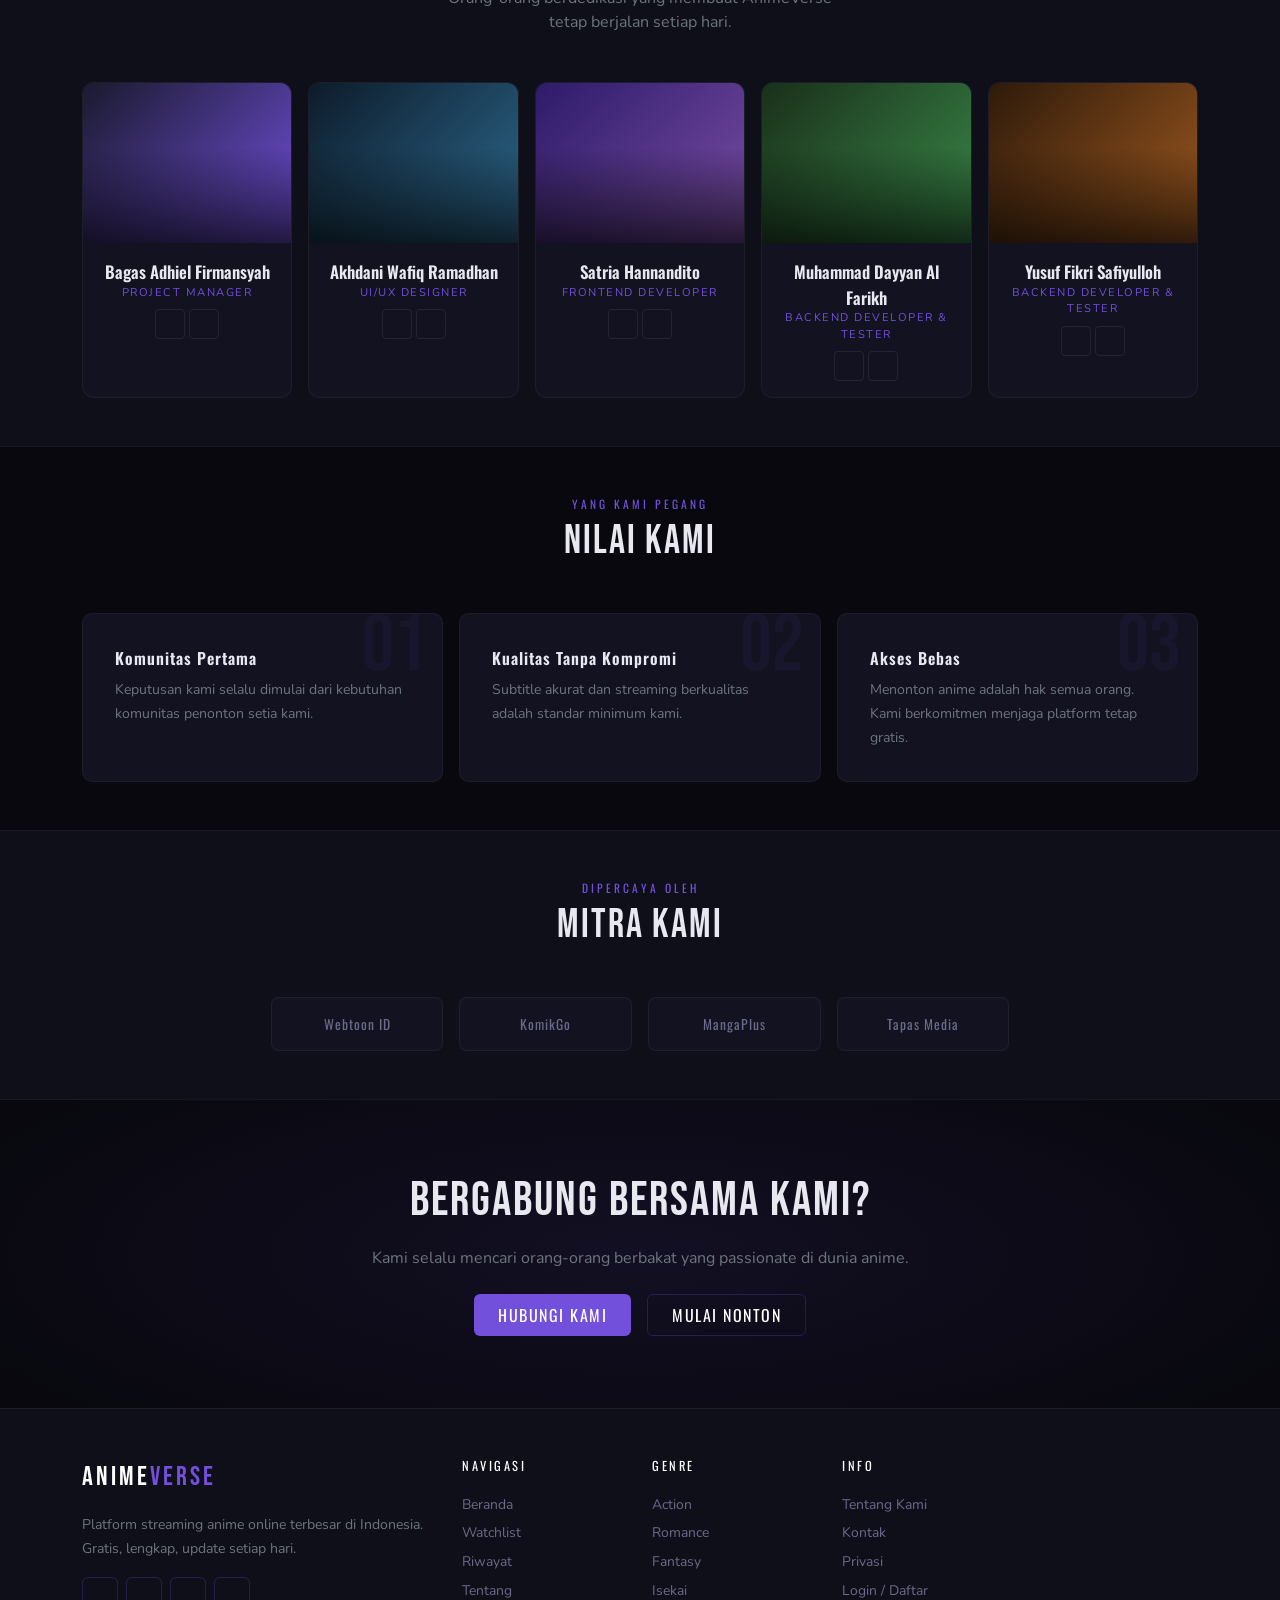
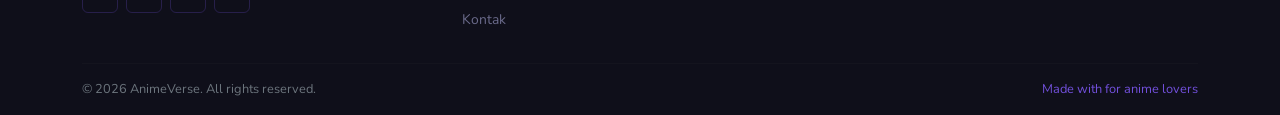
<file: about.html>
<!DOCTYPE html>
<html lang="id" data-bs-theme="dark">
<head>
  <meta charset="UTF-8"/>
  <meta name="viewport" content="width=device-width, initial-scale=1.0"/>
  <title>Tentang Kami — AnimeVerse</title>
  <link href="https://cdn.jsdelivr.net/npm/bootstrap@5.3.3/dist/css/bootstrap.min.css" rel="stylesheet"/>
  <link href="https://fonts.googleapis.com/css2?family=Bebas+Neue&family=Nunito:wght@400;600;700&family=Oswald:wght@400;600;700&display=swap" rel="stylesheet"/>
  <link href="https://cdn.jsdelivr.net/npm/bootstrap-icons@1.11.3/font/bootstrap-icons.css" rel="stylesheet"/>
  <link href="css/style.css" rel="stylesheet"/>
</head>
<body>

<!-- NAVBAR -->
<nav class="navbar navbar-expand-lg fixed-top">
  <div class="container">
    <a class="navbar-brand" href="index.html">Anime<span>Verse</span></a>
    <button class="navbar-toggler border-0" type="button" data-bs-toggle="collapse" data-bs-target="#navMenu">
      <span class="navbar-toggler-icon"></span>
    </button>
    <div class="collapse navbar-collapse" id="navMenu">
            <ul class="navbar-nav mx-auto gap-lg-1">
        <li class="nav-item"><a class="nav-link" href="index.html">Beranda</a></li>
        <li class="nav-item"><a class="nav-link" href="watchlist.html">Watchlist</a></li>
        <li class="nav-item"><a class="nav-link" href="history.html">Riwayat</a></li>
        <li class="nav-item"><a class="nav-link active" href="about.html">Tentang</a></li>
        <li class="nav-item"><a class="nav-link" href="kontak.html">Kontak</a></li>
      </ul>
      <div class="d-flex gap-2 mt-2 mt-lg-0">
        <a href="login.html" class="btn btn-mv-outline btn-sm">Masuk</a>
        <a href="login.html#daftar" class="btn btn-mv-primary btn-sm">Daftar</a>
      </div>
    </div>
  </div>
</nav>

<!-- HERO -->
<div class="page-hero" style="padding-top:56px">
  <span class="hero-glyph" style="font-size:20rem;top:-3rem;left:-4rem"></span>
  <span class="hero-glyph" style="font-size:12rem;bottom:2rem;right:-2rem"></span>
  <div class="container py-5">
    <div class="hero-chip mb-3" data-reveal> Mengenal Kami</div>
    <h1 class="display-2 mb-3" data-reveal data-delay="100">
      TENTANG<br><span style="color:var(--mv-red)">ANIMEVERSE</span>
    </h1>
    <p class="text-secondary mb-4 mx-auto" style="max-width:520px;font-size:1.05rem;line-height:1.8" data-reveal data-delay="200">
      Platform streaming anime online terbesar di Indonesia. Dibangun oleh pecinta anime, untuk pecinta anime — dengan cinta, kopi, dan banyak begadang.
    </p>
    <div class="d-flex gap-3 justify-content-center flex-wrap" data-reveal data-delay="250">
      <a href="#cerita" class="btn btn-mv-primary px-4 py-2">
         Baca Cerita Kami
      </a>
      <a href="#tim" class="btn btn-mv-outline px-4 py-2">
         Kenali Tim
      </a>
    </div>
  </div>
</div>

<!-- STATS -->
<section class="py-5 bg-mv-dark2">
  <div class="container">
    <div class="row g-3">
      <div class="col-6 col-md-3" data-reveal data-delay="100">
        <div class="stat-card">
          
          <div class="stat-big">12K+</div>
          <div class="stat-lbl">Judul Anime</div>
        </div>
      </div>
      <div class="col-6 col-md-3" data-reveal data-delay="200">
        <div class="stat-card">
          
          <div class="stat-big">3M+</div>
          <div class="stat-lbl">Penonton Aktif</div>
        </div>
      </div>
      <div class="col-6 col-md-3" data-reveal data-delay="300">
        <div class="stat-card">
          
          <div class="stat-big">500+</div>
          <div class="stat-lbl">Update / Hari</div>
        </div>
      </div>
      <div class="col-6 col-md-3" data-reveal data-delay="400">
        <div class="stat-card">
          
          <div class="stat-big">34</div>
          <div class="stat-lbl">Provinsi</div>
        </div>
      </div>
    </div>
  </div>
</section>

<!-- STORY -->
<section id="cerita" class="py-5">
  <div class="container">
    <div class="row align-items-center g-5">
      <div class="col-lg-7" data-reveal>
        <div class="label-text mb-2"> Asal Usul Kami</div>
        <h2 class="display-6 mb-4">CERITA DI BALIK<br>ANIMEVERSE</h2>
        <p class="text-secondary" style="line-height:1.9">
          AnimeVerse lahir pada <strong class="text-white">2026</strong> dari sebuah kamar kos di Purwokerto. Berawal dari frustrasi dua mahasiswa Amikom Purwokerto yang kesulitan mencari platform streaming anime berbahasa Indonesia yang cepat, lengkap, dan nyaman.
        </p>
        <p class="text-secondary mt-3" style="line-height:1.9">
          Mereka mulai membangun situs sederhana yang hanya berisi <strong class="text-white">50 judul anime</strong> favorit mereka. Dalam tiga bulan pertama, tanpa iklan apapun, lebih dari <strong class="text-white">10.000 penonton</strong> bergabung dari seluruh Indonesia.
        </p>
        <p class="text-secondary mt-3" style="line-height:1.9">
          Kini AnimeVerse telah berkembang menjadi tim <strong class="text-white">25 orang berdedikasi</strong> — kurator konten, subtitle editor, developer, dan desainer — yang bekerja keras setiap hari.
        </p>
        <a href="#tim" class="btn btn-mv-primary mt-4">
          Kenali Tim Kami 
        </a>
      </div>
      <div class="col-lg-5" data-reveal data-delay="200">
        <div class="text-center mb-4">
          <div class="big-year">2026</div>
          <p class="text-secondary" style="font-family:'Oswald',sans-serif;font-size:.8rem;letter-spacing:2px;text-transform:uppercase">Tahun Berdiri AnimeVerse</p>
        </div>
        <div class="story-badge">
          
          <div>
            <div class="story-badge-num">#1</div>
            <div class="story-badge-text">Platform Anime Indonesia</div>
          </div>
        </div>
        <div class="story-badge">
          
          <div>
            <div class="story-badge-num">4.9</div>
            <div class="story-badge-text">Rating Pengguna</div>
          </div>
        </div>
        <div class="story-badge">
          
          <div>
            <div class="story-badge-num">25+</div>
            <div class="story-badge-text">Anggota Tim</div>
          </div>
        </div>
      </div>
    </div>
  </div>
</section>

<!-- VISI MISI -->
<section id="visi" class="py-5 bg-mv-dark2">
  <div class="container text-center">
    <div class="label-text mb-1" data-reveal> Tujuan Kami</div>
    <h2 class="display-6 mb-2" data-reveal data-delay="100">VISI &amp; MISI</h2>
    <p class="text-secondary mb-5 mx-auto" style="max-width:480px" data-reveal data-delay="150">
      Setiap langkah yang kami ambil diarahkan oleh tujuan yang sama — menjadikan streaming anime lebih inklusif.
    </p>
    <div class="row g-4 text-start">
      <div class="col-md-6" data-reveal data-delay="100">
        <div class="vm-card vision">
          
          <div class="vm-title">VISI</div>
          <p class="text-secondary" style="font-size:.9rem;line-height:1.8">Menjadi platform streaming anime digital nomor satu di Asia Tenggara yang menghubungkan jutaan penonton dengan karya-karya terbaik dari seluruh dunia.</p>
          <ul class="vm-list">
            <li>Platform terpercaya dan terlengkap di Asia Tenggara</li>
            <li>Menjadi jembatan budaya melalui anime lintas negara</li>
            <li>Mendukung komunitas anime Indonesia berkembang</li>
          </ul>
        </div>
      </div>
      <div class="col-md-6" data-reveal data-delay="200">
        <div class="vm-card misi">
          
          <div class="vm-title">MISI</div>
          <p class="text-secondary" style="font-size:.9rem;line-height:1.8">Menyediakan akses mudah, cepat, dan gratis ke ribuan judul anime berkualitas dengan pengalaman streaming terbaik.</p>
          <ul class="vm-list">
            <li>Update konten harian dengan episode terbaru</li>
            <li>Subtitle Indonesia berkualitas oleh tim profesional</li>
            <li>Platform yang ramah pengguna di semua perangkat</li>
            <li>Membangun komunitas penonton yang aktif dan positif</li>
          </ul>
        </div>
      </div>
    </div>
  </div>
</section>

<!-- TIMELINE -->
<section id="perjalanan" class="py-5">
  <div class="container">
    <div class="text-center mb-5" data-reveal>
      <div class="label-text mb-1"> Perjalanan Kami</div>
      <h2 class="display-6">MILESTONE ANIMEVERSE</h2>
    </div>
    <div class="tl-item" data-reveal>
      <div class="text-end">
        <div class="tl-year">2026</div>
        <div class="tl-title-mv">Lahirnya AnimeVerse</div>
        <div class="tl-desc">Dibuat oleh dua mahasiswa Amikom Purwokerto. Hanya 50 judul anime, tapi passion besar.</div>
      </div>
      <div class="tl-line"><div class="tl-dot"></div></div>
      <div></div>
    </div>
    <div class="tl-item" data-reveal data-delay="100">
      <div></div>
      <div class="tl-line"><div class="tl-dot"></div></div>
      <div>
        <div class="tl-year">2027</div>
        <div class="tl-title-mv">100K Penonton</div>
        <div class="tl-desc">Mencapai 100.000 pengguna terdaftar. Koleksi anime tumbuh menjadi 2.000+ judul.</div>
      </div>
    </div>
    <div class="tl-item" data-reveal data-delay="200">
      <div class="text-end">
        <div class="tl-year">2028</div>
        <div class="tl-title-mv">Tim Profesional</div>
        <div class="tl-desc">Merekrut 15 subtitle editor dan kurator anime profesional. Kualitas subtitle meningkat drastis.</div>
      </div>
      <div class="tl-line"><div class="tl-dot"></div></div>
      <div></div>
    </div>
    <div class="tl-item" data-reveal data-delay="300">
      <div></div>
      <div class="tl-line"><div class="tl-dot"></div></div>
      <div>
        <div class="tl-year">2029</div>
        <div class="tl-title-mv">1 Juta Pengguna</div>
        <div class="tl-desc">Melewati 1 juta penonton aktif. Ekspansi ke anime eksklusif dan simulcast season terbaru.</div>
      </div>
    </div>
    <div class="tl-item" data-reveal data-delay="400">
      <div class="text-end">
        <div class="tl-year">2030</div>
        <div class="tl-title-mv">3M+ Pembaca</div>
        <div class="tl-desc">Platform streaming anime terbesar di Indonesia dengan 3 juta+ penonton aktif dari 34 provinsi.</div>
      </div>
      <div class="tl-line" style="--bs-after-display:none"><div class="tl-dot" style="background:var(--mv-gold);box-shadow:0 0 0 2px var(--mv-gold)"></div></div>
      <div></div>
    </div>
  </div>
</section>

<!-- TIM -->
<section id="tim" class="py-5 bg-mv-dark2">
  <div class="container">
    <div class="text-center mb-5" data-reveal>
      <div class="label-text mb-1"> Di Balik Layar</div>
      <h2 class="display-6">TIM KAMI</h2>
      <p class="text-secondary mt-2" style="max-width:400px;margin:0 auto">Orang-orang berdedikasi yang membuat AnimeVerse tetap berjalan setiap hari.</p>
    </div>
    <div class="row row-cols-2 row-cols-md-3 row-cols-lg-5 g-3">
      <div class="col" data-reveal data-delay="100">
        <div class="team-card">
          <div class="team-avatar a1"></div>
          <div class="p-3">
            <div class="team-name">Bagas Adhiel Firmansyah</div>
            <div class="team-role">Project Manager</div>
            <div class="d-flex gap-1 justify-content-center">
              <a href="#" class="team-social"></a>
              <a href="#" class="team-social"></a>
            </div>
          </div>
        </div>
      </div>
      <div class="col" data-reveal data-delay="150">
        <div class="team-card">
          <div class="team-avatar a2"></div>
          <div class="p-3">
            <div class="team-name">Akhdani Wafiq Ramadhan</div>
            <div class="team-role">UI/UX Designer</div>
            <div class="d-flex gap-1 justify-content-center">
              <a href="#" class="team-social"></a>
              <a href="#" class="team-social"></a>
            </div>
          </div>
        </div>
      </div>
      <div class="col" data-reveal data-delay="200">
        <div class="team-card">
          <div class="team-avatar a3"></div>
          <div class="p-3">
            <div class="team-name">Satria Hannandito</div>
            <div class="team-role">Frontend Developer</div>
            <div class="d-flex gap-1 justify-content-center">
              <a href="#" class="team-social"></a>
              <a href="#" class="team-social"></a>
            </div>
          </div>
        </div>
      </div>
      <div class="col" data-reveal data-delay="250">
        <div class="team-card">
          <div class="team-avatar a4"></div>
          <div class="p-3">
            <div class="team-name">Muhammad Dayyan Al Farikh</div>
            <div class="team-role">Backend Developer &amp; Tester</div>
            <div class="d-flex gap-1 justify-content-center">
              <a href="#" class="team-social"></a>
              <a href="#" class="team-social"></a>
            </div>
          </div>
        </div>
      </div>
      <div class="col" data-reveal data-delay="300">
        <div class="team-card">
          <div class="team-avatar a5"></div>
          <div class="p-3">
            <div class="team-name">Yusuf Fikri Safiyulloh</div>
            <div class="team-role">Backend Developer &amp; Tester</div>
            <div class="d-flex gap-1 justify-content-center">
              <a href="#" class="team-social"></a>
              <a href="#" class="team-social"></a>
            </div>
          </div>
        </div>
      </div>
    </div>
  </div>
</section>

<!-- VALUES -->
<section class="py-5">
  <div class="container">
    <div class="text-center mb-5" data-reveal>
      <div class="label-text mb-1"> Yang Kami Pegang</div>
      <h2 class="display-6">NILAI KAMI</h2>
    </div>
    <div class="row g-3">
      <div class="col-md-4" data-reveal data-delay="100">
        <div class="value-card">
          <div class="value-num">01</div>
          
          <div class="value-title">Komunitas Pertama</div>
          <p class="text-secondary mb-0" style="font-size:.88rem;line-height:1.7">Keputusan kami selalu dimulai dari kebutuhan komunitas penonton setia kami.</p>
        </div>
      </div>
      <div class="col-md-4" data-reveal data-delay="200">
        <div class="value-card">
          <div class="value-num">02</div>
          
          <div class="value-title">Kualitas Tanpa Kompromi</div>
          <p class="text-secondary mb-0" style="font-size:.88rem;line-height:1.7">Subtitle akurat dan streaming berkualitas adalah standar minimum kami.</p>
        </div>
      </div>
      <div class="col-md-4" data-reveal data-delay="300">
        <div class="value-card">
          <div class="value-num">03</div>
          
          <div class="value-title">Akses Bebas</div>
          <p class="text-secondary mb-0" style="font-size:.88rem;line-height:1.7">Menonton anime adalah hak semua orang. Kami berkomitmen menjaga platform tetap gratis.</p>
        </div>
      </div>
    </div>
  </div>
</section>

<!-- PARTNER -->
<section class="py-5 bg-mv-dark2">
  <div class="container text-center">
    <div class="label-text mb-1" data-reveal> Dipercaya Oleh</div>
    <h2 class="display-6 mb-5" data-reveal data-delay="100">MITRA KAMI</h2>
    <div class="row g-3 justify-content-center">
      <div class="col-6 col-md-4 col-lg-2" data-reveal data-delay="100">
        <div class="partner-badge justify-content-center">
          
          <div class="partner-name">Webtoon ID</div>
        </div>
      </div>
      <div class="col-6 col-md-4 col-lg-2" data-reveal data-delay="150">
        <div class="partner-badge justify-content-center">
          
          <div class="partner-name">KomikGo</div>
        </div>
      </div>
      <div class="col-6 col-md-4 col-lg-2" data-reveal data-delay="200">
        <div class="partner-badge justify-content-center">
          
          <div class="partner-name">MangaPlus</div>
        </div>
      </div>
      <div class="col-6 col-md-4 col-lg-2" data-reveal data-delay="250">
        <div class="partner-badge justify-content-center">
          
          <div class="partner-name">Tapas Media</div>
        </div>
      </div>
    </div>
  </div>
</section>

<!-- CTA -->
<section class="cta-section py-5 text-center">
  <div class="container py-4" data-reveal>
    <h2 class="display-5 mb-3">BERGABUNG BERSAMA KAMI?</h2>
    <p class="text-secondary mb-4">Kami selalu mencari orang-orang berbakat yang passionate di dunia anime.</p>
    <div class="d-flex gap-3 justify-content-center flex-wrap">
      <a href="kontak.html" class="btn btn-mv-primary px-4 py-2">
         Hubungi Kami
      </a>
      <a href="index.html" class="btn btn-mv-outline px-4 py-2">
         Mulai Nonton
      </a>
    </div>
  </div>
</section>

<!-- FOOTER -->
<footer class="pt-5 pb-3">
  <div class="container">
    <div class="row g-4 mb-4">
      <div class="col-lg-4">
        <a href="index.html" class="navbar-brand d-block mb-3">Anime<span>Verse</span></a>
        <p class="text-secondary" style="font-size:.88rem;line-height:1.7">Platform streaming anime online terbesar di Indonesia. Gratis, lengkap, update setiap hari.</p>
        <div class="d-flex gap-2 mt-3">
          <a href="#" class="social-btn-mv"></a>
          <a href="#" class="social-btn-mv"></a>
          <a href="#" class="social-btn-mv"></a>
          <a href="#" class="social-btn-mv"></a>
        </div>
      </div>
      <div class="col-6 col-lg-2">
        <div class="footer-heading">Navigasi</div>
        <a href="index.html" class="footer-link">Beranda</a>
        <a href="watchlist.html" class="footer-link">Watchlist</a>
        <a href="history.html" class="footer-link">Riwayat</a>
        <a href="about.html" class="footer-link">Tentang</a>
        <a href="kontak.html" class="footer-link">Kontak</a>
      </div>
      <div class="col-6 col-lg-2">
        <div class="footer-heading">Genre</div>
        <a href="#" class="footer-link">Action</a>
        <a href="#" class="footer-link">Romance</a>
        <a href="#" class="footer-link">Fantasy</a>
        <a href="#" class="footer-link">Isekai</a>
      </div>
      <div class="col-6 col-lg-2">
        <div class="footer-heading">Info</div>
        <a href="about.html" class="footer-link">Tentang Kami</a>
        <a href="kontak.html" class="footer-link">Kontak</a>
        <a href="#" class="footer-link">Privasi</a>
        <a href="login.html" class="footer-link">Login / Daftar</a>
      </div>
    </div>
    <hr style="border-color:rgba(255,255,255,.08)"/>
    <div class="d-flex justify-content-between align-items-center flex-wrap gap-2">
      <span class="text-secondary" style="font-size:.8rem">© 2026 AnimeVerse. All rights reserved.</span>
      <span style="color:var(--mv-red);font-size:.8rem">Made with  for anime lovers</span>
    </div>
  </div>
</footer>

<script src="https://cdn.jsdelivr.net/npm/bootstrap@5.3.3/dist/js/bootstrap.bundle.min.js"></script>
<script src="js/main.js"></script>
</body>
</html>
</file>
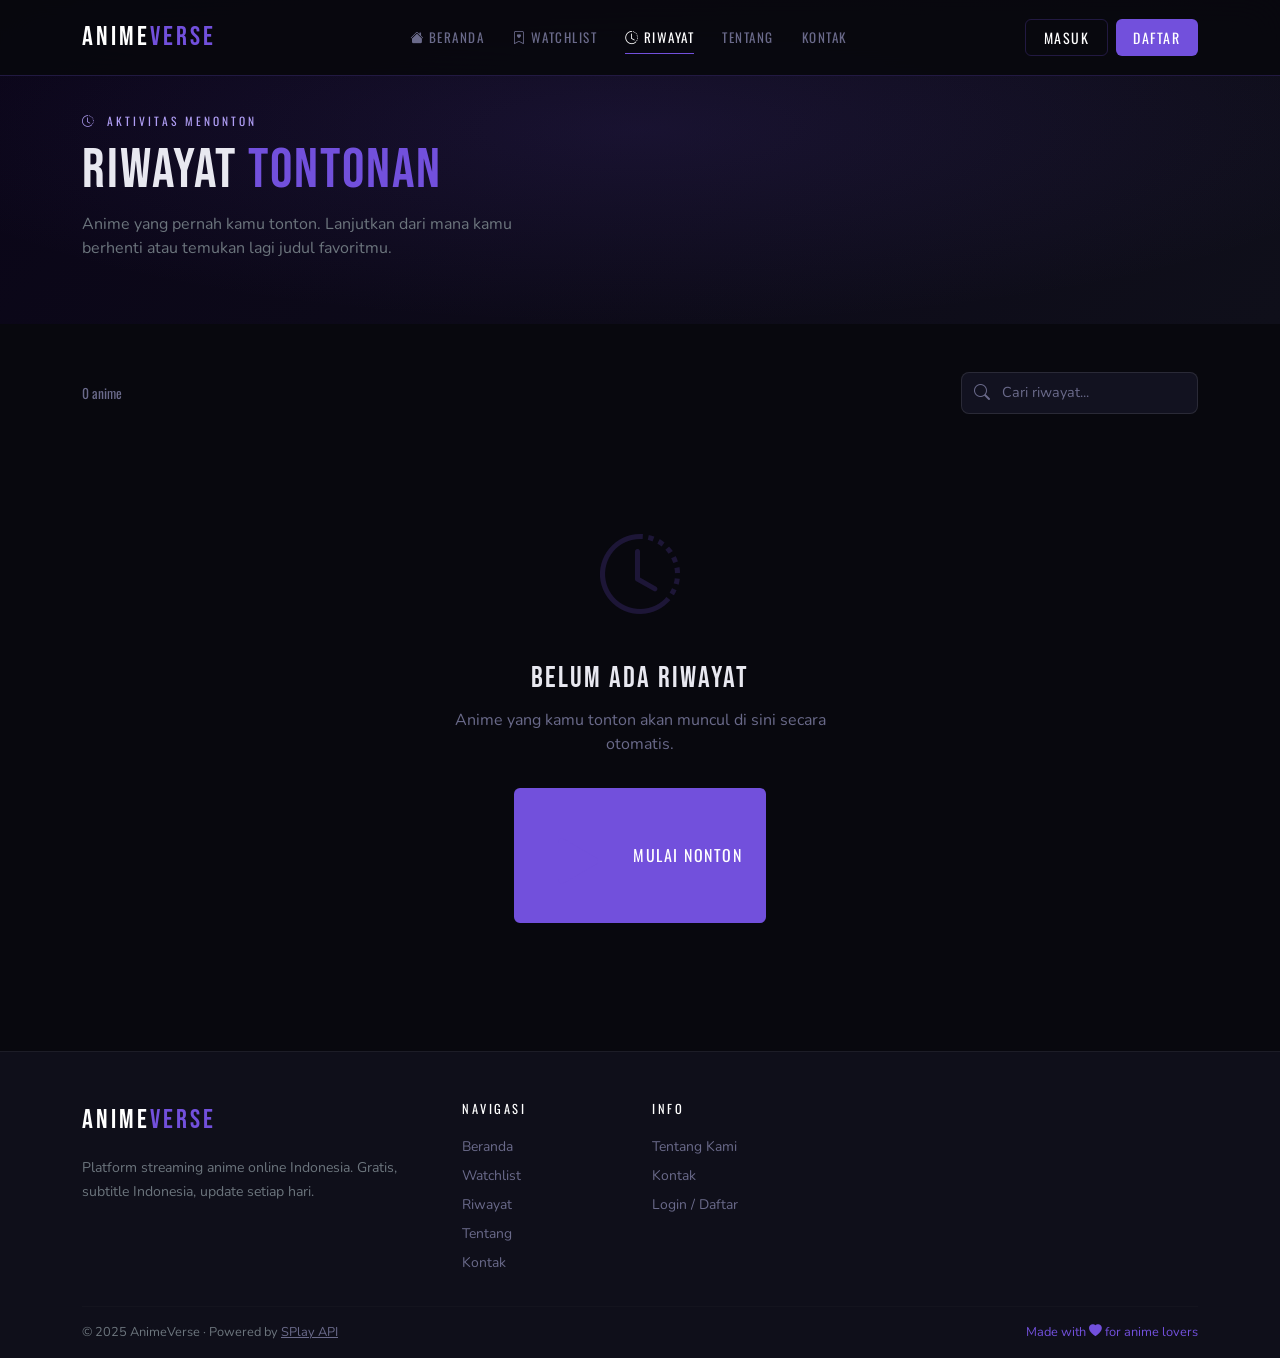
<file: history.html>
<!DOCTYPE html>
<html lang="id" data-bs-theme="dark">
<head>
  <meta charset="UTF-8"/>
  <meta name="viewport" content="width=device-width, initial-scale=1.0"/>
  <title>Riwayat Tontonan — AnimeVerse</title>
  <link href="https://cdn.jsdelivr.net/npm/bootstrap@5.3.3/dist/css/bootstrap.min.css" rel="stylesheet"/>
  <link href="https://fonts.googleapis.com/css2?family=Bebas+Neue&family=Nunito:wght@400;600;700&family=Oswald:wght@400;600;700&display=swap" rel="stylesheet"/>
  <link href="https://cdn.jsdelivr.net/npm/bootstrap-icons@1.11.3/font/bootstrap-icons.css" rel="stylesheet"/>
  <link href="css/style.css" rel="stylesheet"/>
  <style>
    .hist-hero { background: linear-gradient(135deg, #0a0518, #0f0f1a); padding: 7rem 0 3rem; position: relative; overflow: hidden; }
    .hist-hero::before { content:''; position:absolute; inset:0; background:radial-gradient(ellipse 60% 60% at 50% 40%, rgba(114,80,220,.12), transparent); pointer-events:none; }
    .hist-card { background: var(--mv-card); border: 1px solid rgba(255,255,255,.05); border-radius: 12px; overflow: hidden; transition: all .25s; display: flex; }
    .hist-card:hover { border-color: rgba(114,80,220,.4); transform: translateY(-3px); }
    .hist-thumb { width: 90px; min-width: 90px; position: relative; overflow: hidden; }
    .hist-thumb img { width:100%; height:100%; object-fit:cover; display:block; }
    .hist-thumb-placeholder { width:100%; height:100%; background:linear-gradient(135deg,#1a0a2e,#7250dc); display:flex; align-items:center; justify-content:center; font-size:2rem; min-height:120px; }
    .hist-body { padding: .9rem 1rem; flex:1; min-width:0; }
    .hist-title { font-family:'Oswald',sans-serif; font-size:1rem; font-weight:600; white-space:nowrap; overflow:hidden; text-overflow:ellipsis; }
    .hist-meta { font-size:.78rem; color:var(--mv-muted); margin-top:.25rem; }
    .hist-time { font-size:.72rem; color:var(--mv-muted); margin-top:.4rem; display:flex; align-items:center; gap:.3rem; }
    .hist-actions { display:flex; align-items:center; gap:.5rem; padding:.9rem; border-left:1px solid rgba(255,255,255,.04); flex-direction:column; justify-content:center; }
    .action-btn { width:36px; height:36px; border-radius:8px; border:1px solid rgba(255,255,255,.1); background:transparent; color:var(--mv-muted); cursor:pointer; font-size:.9rem; display:flex; align-items:center; justify-content:center; transition:all .2s; text-decoration:none; }
    .action-btn.play:hover { background:#7250dc; border-color:#7250dc; color:#fff; }
    .action-btn.remove:hover { background:rgba(230,57,70,.2); border-color:rgba(230,57,70,.4); color:#f87171; }
    .empty-state { text-align:center; padding: 5rem 2rem; }
    .empty-state i { font-size:5rem; color:rgba(114,80,220,.2); }
    .empty-state h4 { font-family:'Bebas Neue',sans-serif; letter-spacing:2px; margin:1.5rem 0 .75rem; font-size:1.8rem; }
    .empty-state p { color:var(--mv-muted); max-width:380px; margin:0 auto 2rem; }
    .hist-search { background:var(--mv-card); border:1px solid rgba(255,255,255,.1); border-radius:8px; padding:.55rem 1rem .55rem 2.5rem; color:#fff; font-size:.9rem; width:100%; max-width:300px; outline:none; transition:border-color .2s; }
    .hist-search:focus { border-color:#7250dc; }
    .hist-search::placeholder { color:var(--mv-muted); }
    .hist-search-wrap { position:relative; }
    .hist-search-wrap > i { position:absolute; left:.8rem; top:50%; transform:translateY(-50%); color:var(--mv-muted); pointer-events:none; }
    .score-pill { font-family:'Oswald',sans-serif; font-size:.7rem; letter-spacing:1px; padding:.15rem .5rem; border-radius:4px; background:rgba(255,255,255,.06); }
    .day-label { font-family:'Oswald',sans-serif; font-size:.75rem; letter-spacing:2px; text-transform:uppercase; color:var(--mv-muted); padding:.4rem 0; border-bottom:1px solid rgba(255,255,255,.06); margin-bottom:.75rem; margin-top:1.5rem; }
    .day-label:first-child { margin-top:0; }
    .clear-all-btn { font-family:'Oswald',sans-serif; font-size:.72rem; letter-spacing:1px; text-transform:uppercase; padding:.3rem .9rem; border-radius:6px; border:1px solid rgba(230,57,70,.3); color:#f87171; background:transparent; cursor:pointer; transition:all .2s; }
    .clear-all-btn:hover { background:rgba(230,57,70,.15); border-color:rgba(230,57,70,.5); }
  </style>
</head>
<body>

<nav class="navbar navbar-expand-lg fixed-top">
  <div class="container">
    <a class="navbar-brand" href="index.html">Anime<span>Verse</span></a>
    <button class="navbar-toggler border-0" type="button" data-bs-toggle="collapse" data-bs-target="#navMenu">
      <span class="navbar-toggler-icon"></span>
    </button>
    <div class="collapse navbar-collapse" id="navMenu">
      <ul class="navbar-nav mx-auto gap-lg-1">
        <li class="nav-item"><a class="nav-link" href="index.html"><i class="bi bi-house-fill me-1"></i>Beranda</a></li>
        <li class="nav-item"><a class="nav-link" href="watchlist.html"><i class="bi bi-bookmark-heart me-1"></i>Watchlist</a></li>
        <li class="nav-item"><a class="nav-link active" href="history.html"><i class="bi bi-clock-history me-1"></i>Riwayat</a></li>
        <li class="nav-item"><a class="nav-link" href="about.html">Tentang</a></li>
        <li class="nav-item"><a class="nav-link" href="kontak.html">Kontak</a></li>
      </ul>
      <div class="d-flex gap-2 mt-2 mt-lg-0">
        <a href="login.html" class="btn btn-mv-outline btn-sm">Masuk</a>
        <a href="login.html#daftar" class="btn btn-mv-primary btn-sm">Daftar</a>
      </div>
    </div>
  </div>
</nav>

<div class="hist-hero">
  <div class="container" style="position:relative;z-index:1">
    <div class="label-text mb-2" style="color:#b09ef5"><i class="bi bi-clock-history me-1"></i> Aktivitas Menonton</div>
    <h1 class="display-4 mb-2">RIWAYAT<span style="color:#7250dc"> TONTONAN</span></h1>
    <p class="text-secondary" style="max-width:480px">Anime yang pernah kamu tonton. Lanjutkan dari mana kamu berhenti atau temukan lagi judul favoritmu.</p>
  </div>
</div>

<section class="py-5">
  <div class="container">
    <div class="d-flex align-items-center justify-content-between flex-wrap gap-3 mb-4">
      <div class="d-flex align-items-center gap-3 flex-wrap">
        <span id="histCount" style="font-family:'Oswald',sans-serif;font-size:.85rem;color:var(--mv-muted)">0 anime</span>
        <button class="clear-all-btn" id="clearAllBtn" onclick="clearAllHistory()" style="display:none">
          <i class="bi bi-trash3 me-1"></i>Hapus Semua
        </button>
      </div>
      <div class="hist-search-wrap">
        <i class="bi bi-search"></i>
        <input type="text" class="hist-search" id="histSearch" placeholder="Cari riwayat..." oninput="filterHistory()">
      </div>
    </div>
    <div id="histList"></div>
  </div>
</section>

<footer class="pt-5 pb-3">
  <div class="container">
    <div class="row g-4 mb-4">
      <div class="col-lg-4">
        <a href="index.html" class="navbar-brand d-block mb-3">Anime<span>Verse</span></a>
        <p class="text-secondary" style="font-size:.88rem;line-height:1.7">Platform streaming anime online Indonesia. Gratis, subtitle Indonesia, update setiap hari.</p>
      </div>
      <div class="col-6 col-lg-2">
        <div class="footer-heading">Navigasi</div>
        <a href="index.html" class="footer-link">Beranda</a>
        <a href="watchlist.html" class="footer-link">Watchlist</a>
        <a href="history.html" class="footer-link">Riwayat</a>
        <a href="about.html" class="footer-link">Tentang</a>
        <a href="kontak.html" class="footer-link">Kontak</a>
      </div>
      <div class="col-6 col-lg-2">
        <div class="footer-heading">Info</div>
        <a href="about.html" class="footer-link">Tentang Kami</a>
        <a href="kontak.html" class="footer-link">Kontak</a>
        <a href="login.html" class="footer-link">Login / Daftar</a>
      </div>
    </div>
    <hr style="border-color:rgba(255,255,255,.08)"/>
    <div class="d-flex justify-content-between align-items-center flex-wrap gap-2">
      <span class="text-secondary" style="font-size:.8rem">© 2025 AnimeVerse · Powered by <a href="https://api.splay.id" target="_blank" style="color:var(--mv-muted)">SPlay API</a></span>
      <span style="color:#7250dc;font-size:.8rem">Made with <i class="bi bi-heart-fill"></i> for anime lovers</span>
    </div>
  </div>
</footer>

<script src="https://cdn.jsdelivr.net/npm/bootstrap@5.3.3/dist/js/bootstrap.bundle.min.js"></script>
<script src="js/main.js"></script>
<script>
  const getHistory = () => { try { return JSON.parse(localStorage.getItem('av_history') || '[]'); } catch(e) { return []; } };
  const saveHistory = (l) => localStorage.setItem('av_history', JSON.stringify(l));
  let fullList = [];

  function timeAgo(dateStr) {
    const diff = Date.now() - new Date(dateStr).getTime();
    const mins  = Math.floor(diff / 60000);
    const hours = Math.floor(diff / 3600000);
    const days  = Math.floor(diff / 86400000);
    if (mins < 1)   return 'Baru saja';
    if (mins < 60)  return mins + ' menit lalu';
    if (hours < 24) return hours + ' jam lalu';
    if (days < 7)   return days + ' hari lalu';
    return new Date(dateStr).toLocaleDateString('id-ID', { day:'numeric', month:'long', year:'numeric' });
  }

  function dayGroup(dateStr) {
    const d = new Date(dateStr);
    const today = new Date(); today.setHours(0,0,0,0);
    const yesterday = new Date(today); yesterday.setDate(today.getDate()-1);
    const itemDay = new Date(d); itemDay.setHours(0,0,0,0);
    if (itemDay.getTime() === today.getTime()) return 'Hari Ini';
    if (itemDay.getTime() === yesterday.getTime()) return 'Kemarin';
    return d.toLocaleDateString('id-ID', { weekday:'long', day:'numeric', month:'long', year:'numeric' });
  }

  const scoreColor = (s) => !s ? '#7a7a9a' : s >= 80 ? '#3fb950' : s >= 60 ? '#ffd166' : '#e63946';

  function renderCard(a) {
    const watchUrl = 'watch.html?id=' + encodeURIComponent(a.id) + '&title=' + encodeURIComponent(a.name);
    const score = a.score
      ? '<span class="score-pill" style="color:' + scoreColor(a.score) + '"><i class="bi bi-star-fill" style="font-size:.55rem"></i> ' + (a.score/10).toFixed(1) + '</span>'
      : '';
    const thumb = a.cover_url
      ? '<img src="' + a.cover_url + '" alt="' + (a.name||'').replace(/"/g,'') + '" loading="lazy">'
      : '<div class="hist-thumb-placeholder"><i class="bi bi-play-circle" style="opacity:.4"></i></div>';
    const safeId = a.id.replace(/\\/g,'\\\\').replace(/'/g,"\\'");
    return '<div class="hist-card mb-2">'
      + '<div class="hist-thumb">' + thumb + '</div>'
      + '<div class="hist-body">'
      + '<div class="hist-title" title="' + (a.name||'').replace(/"/g,'') + '">' + (a.name||'Unknown') + '</div>'
      + '<div class="hist-meta">' + score + '</div>'
      + '<div class="hist-time"><i class="bi bi-clock" style="font-size:.65rem"></i> ' + timeAgo(a.viewed_at) + '</div>'
      + '</div>'
      + '<div class="hist-actions">'
      + '<a class="action-btn play" href="' + watchUrl + '" title="Tonton lagi"><i class="bi bi-play-fill"></i></a>'
      + '<button class="action-btn remove" onclick="removeItem(\'' + safeId + '\')" title="Hapus"><i class="bi bi-x-lg"></i></button>'
      + '</div></div>';
  }

  function renderList(list) {
    const container = document.getElementById('histList');
    document.getElementById('histCount').textContent = list.length + ' anime';
    document.getElementById('clearAllBtn').style.display = list.length ? '' : 'none';

    if (!list.length) {
      container.innerHTML = '<div class="empty-state">'
        + '<i class="bi bi-clock-history"></i>'
        + '<h4>Belum Ada Riwayat</h4>'
        + '<p>Anime yang kamu tonton akan muncul di sini secara otomatis.</p>'
        + '<a href="index.html" class="btn btn-mv-primary px-4"><i class="bi bi-play-fill me-2"></i>Mulai Nonton</a>'
        + '</div>';
      return;
    }

    let html = '';
    let lastGroup = null;
    list.forEach(function(a) {
      const group = dayGroup(a.viewed_at);
      if (group !== lastGroup) {
        html += '<div class="day-label"><i class="bi bi-calendar3 me-2"></i>' + group + '</div>';
        lastGroup = group;
      }
      html += renderCard(a);
    });
    container.innerHTML = html;
  }

  function filterHistory() {
    const q = document.getElementById('histSearch').value.toLowerCase().trim();
    const filtered = q ? fullList.filter(function(a) { return (a.name||'').toLowerCase().includes(q); }) : fullList;
    renderList(filtered);
  }

  function removeItem(id) {
    fullList = fullList.filter(function(a) { return a.id !== id; });
    saveHistory(fullList);
    filterHistory();
  }

  function clearAllHistory() {
    if (!confirm('Hapus semua riwayat tontonan?')) return;
    fullList = [];
    saveHistory([]);
    renderList([]);
  }

  fullList = getHistory();
  renderList(fullList);
</script>
</body>
</html>
</file>
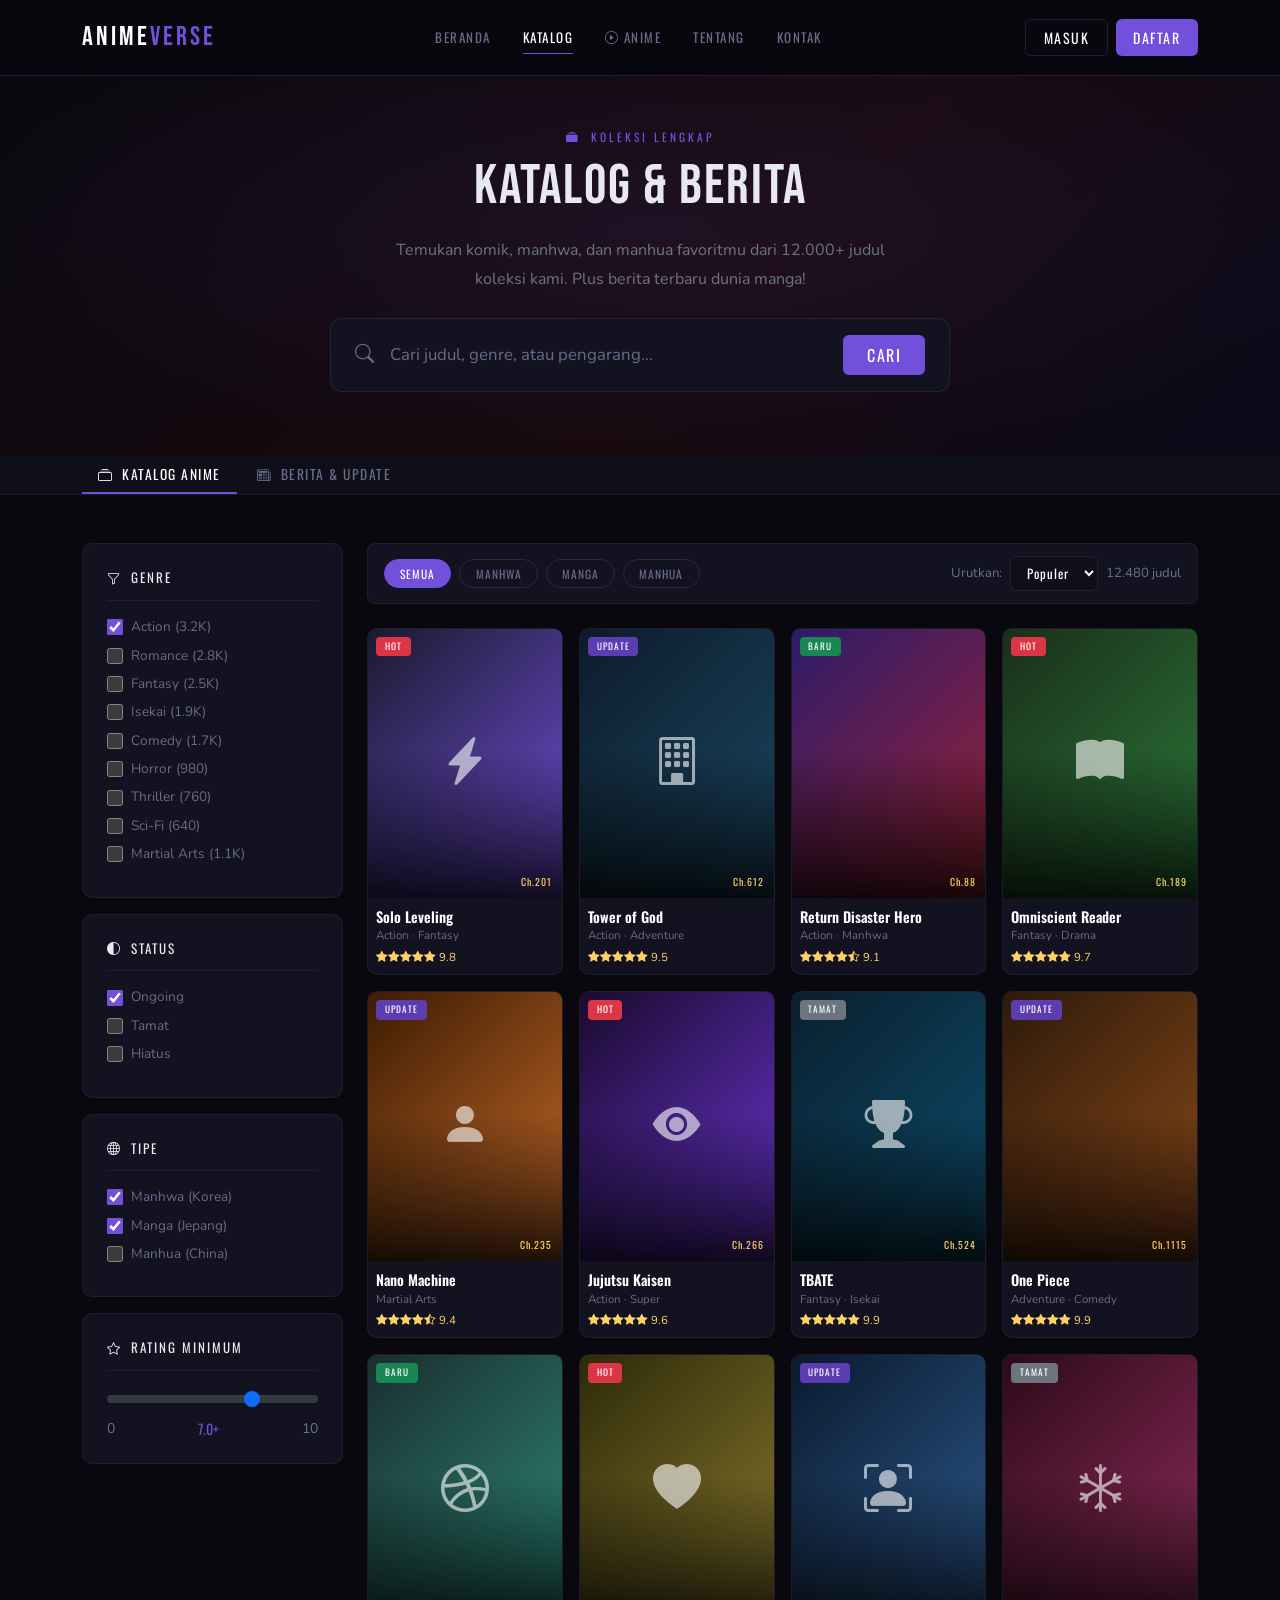
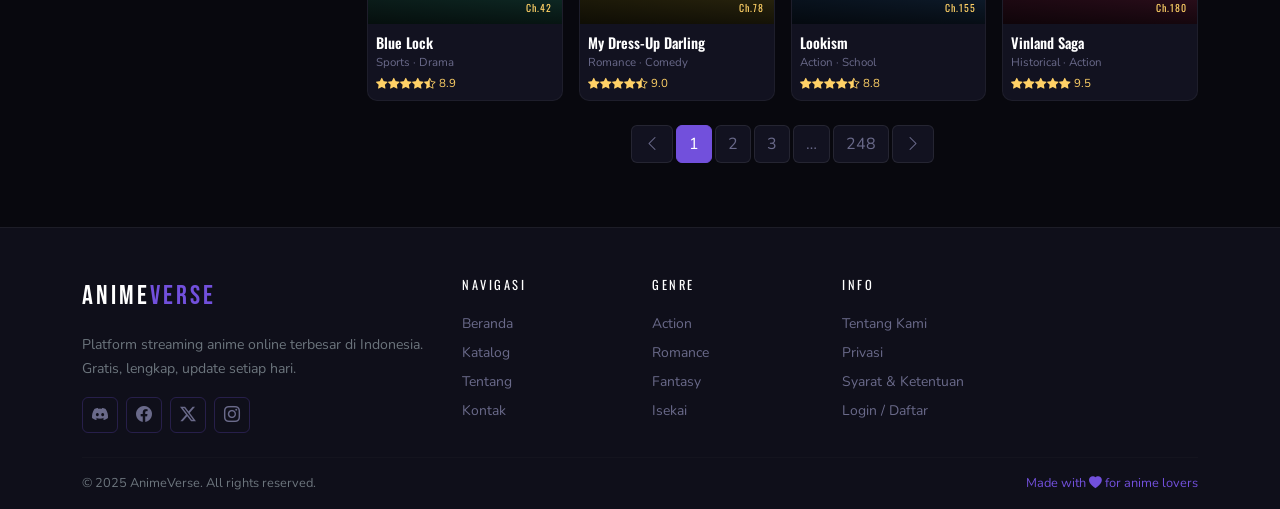
<file: katalog.html>
<!DOCTYPE html>
<html lang="id" data-bs-theme="dark">
<head>
  <meta charset="UTF-8"/>
  <meta name="viewport" content="width=device-width, initial-scale=1.0"/>
  <title>Katalog Anime — AnimeVerse</title>
  <link href="https://cdn.jsdelivr.net/npm/bootstrap@5.3.3/dist/css/bootstrap.min.css" rel="stylesheet"/>
  <link href="https://fonts.googleapis.com/css2?family=Bebas+Neue&family=Nunito:wght@400;600;700&family=Oswald:wght@400;600;700&display=swap" rel="stylesheet"/>
  <link href="https://cdn.jsdelivr.net/npm/bootstrap-icons@1.11.3/font/bootstrap-icons.css" rel="stylesheet"/>
  <link href="css/style.css" rel="stylesheet"/>
</head>
<body>

<!-- NAVBAR -->
<nav class="navbar navbar-expand-lg fixed-top">
  <div class="container">
    <a class="navbar-brand" href="index.html">Anime<span>Verse</span></a>
    <button class="navbar-toggler border-0" type="button" data-bs-toggle="collapse" data-bs-target="#navMenu">
      <span class="navbar-toggler-icon"></span>
    </button>
    <div class="collapse navbar-collapse" id="navMenu">
      <ul class="navbar-nav mx-auto gap-lg-2">
        <li class="nav-item"><a class="nav-link" href="index.html">Beranda</a></li>
        <li class="nav-item"><a class="nav-link active" href="katalog.html">Katalog</a></li>
        <li class="nav-item"><a class="nav-link" href="anime.html"><i class="bi bi-play-circle me-1"></i>Anime</a></li>
        <li class="nav-item"><a class="nav-link" href="about.html">Tentang</a></li>
        <li class="nav-item"><a class="nav-link" href="kontak.html">Kontak</a></li>
      </ul>
      <div class="d-flex gap-2 mt-2 mt-lg-0">
        <a href="login.html" class="btn btn-mv-outline btn-sm">Masuk</a>
        <a href="login.html#daftar" class="btn btn-mv-primary btn-sm">Daftar</a>
      </div>
    </div>
  </div>
</nav>

<!-- CATALOG HERO -->
<div class="catalog-hero">
  <div class="container text-center">
    <div class="label-text mb-2" data-reveal data-delay="0">
      <i class="bi bi-collection-fill me-1"></i> Koleksi Lengkap
    </div>
    <h1 class="display-4 mb-3" data-reveal data-delay="1">KATALOG & BERITA</h1>
    <p class="text-secondary mb-4" style="max-width:520px;margin:0 auto;font-size:1rem;line-height:1.8" data-reveal data-delay="2">
      Temukan komik, manhwa, dan manhua favoritmu dari 12.000+ judul koleksi kami. Plus berita terbaru dunia manga!
    </p>
    <div class="search-big mx-auto" style="max-width:620px" data-reveal data-delay="3">
      <i class="bi bi-search" style="font-size:1.2rem;color:var(--mv-muted)"></i>
      <input type="text" placeholder="Cari judul, genre, atau pengarang...">
      <button class="btn btn-mv-primary px-4 py-2">Cari</button>
    </div>
  </div>
</div>

<!-- CATEGORY TABS -->
<div style="background:var(--mv-dark2);border-bottom:1px solid rgba(255,255,255,.06)">
  <div class="container">
    <div class="d-flex gap-1">
      <button class="cat-tab active" data-target="sec-katalog">
        <i class="bi bi-collection me-1"></i> Katalog Anime
      </button>
      <button class="cat-tab" data-target="sec-berita">
        <i class="bi bi-newspaper me-1"></i> Berita & Update
      </button>
    </div>
  </div>
</div>

<!-- KATALOG SECTION -->
<div id="sec-katalog" data-tab-panel>
  <section class="py-5">
    <div class="container">
      <div class="row g-4">

        <!-- SIDEBAR FILTER -->
        <div class="col-lg-3">
          <div class="filter-card mb-3">
            <div class="filter-title">
              <i class="bi bi-funnel me-1"></i> Genre
            </div>
            <div class="genre-check"><input type="checkbox" id="g1" checked><label for="g1">Action (3.2K)</label></div>
            <div class="genre-check"><input type="checkbox" id="g2"><label for="g2">Romance (2.8K)</label></div>
            <div class="genre-check"><input type="checkbox" id="g3"><label for="g3">Fantasy (2.5K)</label></div>
            <div class="genre-check"><input type="checkbox" id="g4"><label for="g4">Isekai (1.9K)</label></div>
            <div class="genre-check"><input type="checkbox" id="g5"><label for="g5">Comedy (1.7K)</label></div>
            <div class="genre-check"><input type="checkbox" id="g6"><label for="g6">Horror (980)</label></div>
            <div class="genre-check"><input type="checkbox" id="g7"><label for="g7">Thriller (760)</label></div>
            <div class="genre-check"><input type="checkbox" id="g8"><label for="g8">Sci-Fi (640)</label></div>
            <div class="genre-check"><input type="checkbox" id="g9"><label for="g9">Martial Arts (1.1K)</label></div>
          </div>
          <div class="filter-card mb-3">
            <div class="filter-title">
              <i class="bi bi-circle-half me-1"></i> Status
            </div>
            <div class="genre-check"><input type="checkbox" id="s1" checked><label for="s1">Ongoing</label></div>
            <div class="genre-check"><input type="checkbox" id="s2"><label for="s2">Tamat</label></div>
            <div class="genre-check"><input type="checkbox" id="s3"><label for="s3">Hiatus</label></div>
          </div>
          <div class="filter-card mb-3">
            <div class="filter-title">
              <i class="bi bi-globe me-1"></i> Tipe
            </div>
            <div class="genre-check"><input type="checkbox" id="t1" checked><label for="t1">Manhwa (Korea)</label></div>
            <div class="genre-check"><input type="checkbox" id="t2" checked><label for="t2">Manga (Jepang)</label></div>
            <div class="genre-check"><input type="checkbox" id="t3"><label for="t3">Manhua (China)</label></div>
          </div>
          <div class="filter-card">
            <div class="filter-title">
              <i class="bi bi-star me-1"></i> Rating Minimum
            </div>
            <input type="range" class="form-range" min="0" max="10" value="7" style="accent-color:var(--mv-red)">
            <div class="d-flex justify-content-between">
              <small class="text-secondary">0</small>
              <small style="color:var(--mv-red);font-family:'Oswald',sans-serif">7.0+</small>
              <small class="text-secondary">10</small>
            </div>
          </div>
        </div>

        <!-- MAIN GRID -->
        <div class="col-lg-9">
          <!-- SORT BAR -->
          <div class="sort-bar">
            <div class="d-flex flex-wrap gap-2" id="typePills">
              <button class="genre-pill active">Semua</button>
              <button class="genre-pill">Manhwa</button>
              <button class="genre-pill">Manga</button>
              <button class="genre-pill">Manhua</button>
            </div>
            <div class="d-flex align-items-center gap-2">
              <span class="text-secondary" style="font-size:.82rem;white-space:nowrap">Urutkan:</span>
              <select class="sort-select">
                <option>Populer</option>
                <option>Terbaru</option>
                <option>Rating</option>
                <option>Update</option>
                <option>A-Z</option>
              </select>
              <span class="text-secondary" style="font-size:.82rem;white-space:nowrap">12.480 judul</span>
            </div>
          </div>

          <!-- COMIC GRID -->
          <div class="row row-cols-2 row-cols-sm-3 row-cols-xl-4 g-3 mb-4">
            <!-- Card 1 -->
            <div class="col" data-reveal data-delay="0">
              <a href="#" class="mv-card d-block text-decoration-none text-white">
                <div class="comic-thumb t1">
                  <div class="comic-thumb-overlay"></div>
                  <span class="badge-mv bg-danger">HOT</span>
                  <span class="ch-label">Ch.201</span>
                  <i class="bi bi-lightning-charge-fill" style="font-size:3rem;position:relative;z-index:1;opacity:.6"></i>
                </div>
                <div class="p-2">
                  <div class="comic-title-card">Solo Leveling</div>
                  <div class="comic-genre-card">Action · Fantasy</div>
                  <div class="star-gold mt-1"><i class="bi bi-star-fill"></i><i class="bi bi-star-fill"></i><i class="bi bi-star-fill"></i><i class="bi bi-star-fill"></i><i class="bi bi-star-fill"></i> 9.8</div>
                </div>
              </a>
            </div>
            <!-- Card 2 -->
            <div class="col" data-reveal data-delay="1">
              <a href="#" class="mv-card d-block text-decoration-none text-white">
                <div class="comic-thumb t2">
                  <div class="comic-thumb-overlay"></div>
                  <span class="badge-mv" style="background:var(--mv-red2)">UPDATE</span>
                  <span class="ch-label">Ch.612</span>
                  <i class="bi bi-building" style="font-size:3rem;position:relative;z-index:1;opacity:.6"></i>
                </div>
                <div class="p-2">
                  <div class="comic-title-card">Tower of God</div>
                  <div class="comic-genre-card">Action · Adventure</div>
                  <div class="star-gold mt-1"><i class="bi bi-star-fill"></i><i class="bi bi-star-fill"></i><i class="bi bi-star-fill"></i><i class="bi bi-star-fill"></i><i class="bi bi-star-fill"></i> 9.5</div>
                </div>
              </a>
            </div>
            <!-- Card 3 -->
            <div class="col" data-reveal data-delay="2">
              <a href="#" class="mv-card d-block text-decoration-none text-white">
                <div class="comic-thumb t3">
                  <div class="comic-thumb-overlay"></div>
                  <span class="badge-mv bg-success">BARU</span>
                  <span class="ch-label">Ch.88</span>
                  <i class="bi bi-sword" style="font-size:3rem;position:relative;z-index:1;opacity:.6"></i>
                </div>
                <div class="p-2">
                  <div class="comic-title-card">Return Disaster Hero</div>
                  <div class="comic-genre-card">Action · Manhwa</div>
                  <div class="star-gold mt-1"><i class="bi bi-star-fill"></i><i class="bi bi-star-fill"></i><i class="bi bi-star-fill"></i><i class="bi bi-star-fill"></i><i class="bi bi-star-half"></i> 9.1</div>
                </div>
              </a>
            </div>
            <!-- Card 4 -->
            <div class="col" data-reveal data-delay="3">
              <a href="#" class="mv-card d-block text-decoration-none text-white">
                <div class="comic-thumb t4">
                  <div class="comic-thumb-overlay"></div>
                  <span class="badge-mv bg-danger">HOT</span>
                  <span class="ch-label">Ch.189</span>
                  <i class="bi bi-book-fill" style="font-size:3rem;position:relative;z-index:1;opacity:.6"></i>
                </div>
                <div class="p-2">
                  <div class="comic-title-card">Omniscient Reader</div>
                  <div class="comic-genre-card">Fantasy · Drama</div>
                  <div class="star-gold mt-1"><i class="bi bi-star-fill"></i><i class="bi bi-star-fill"></i><i class="bi bi-star-fill"></i><i class="bi bi-star-fill"></i><i class="bi bi-star-fill"></i> 9.7</div>
                </div>
              </a>
            </div>
            <!-- Card 5 -->
            <div class="col" data-reveal data-delay="0">
              <a href="#" class="mv-card d-block text-decoration-none text-white">
                <div class="comic-thumb t5">
                  <div class="comic-thumb-overlay"></div>
                  <span class="badge-mv" style="background:var(--mv-red2)">UPDATE</span>
                  <span class="ch-label">Ch.235</span>
                  <i class="bi bi-person-fill" style="font-size:3rem;position:relative;z-index:1;opacity:.6"></i>
                </div>
                <div class="p-2">
                  <div class="comic-title-card">Nano Machine</div>
                  <div class="comic-genre-card">Martial Arts</div>
                  <div class="star-gold mt-1"><i class="bi bi-star-fill"></i><i class="bi bi-star-fill"></i><i class="bi bi-star-fill"></i><i class="bi bi-star-fill"></i><i class="bi bi-star-half"></i> 9.4</div>
                </div>
              </a>
            </div>
            <!-- Card 6 -->
            <div class="col" data-reveal data-delay="1">
              <a href="#" class="mv-card d-block text-decoration-none text-white">
                <div class="comic-thumb t6">
                  <div class="comic-thumb-overlay"></div>
                  <span class="badge-mv bg-danger">HOT</span>
                  <span class="ch-label">Ch.266</span>
                  <i class="bi bi-eye-fill" style="font-size:3rem;position:relative;z-index:1;opacity:.6"></i>
                </div>
                <div class="p-2">
                  <div class="comic-title-card">Jujutsu Kaisen</div>
                  <div class="comic-genre-card">Action · Super</div>
                  <div class="star-gold mt-1"><i class="bi bi-star-fill"></i><i class="bi bi-star-fill"></i><i class="bi bi-star-fill"></i><i class="bi bi-star-fill"></i><i class="bi bi-star-fill"></i> 9.6</div>
                </div>
              </a>
            </div>
            <!-- Card 7 -->
            <div class="col" data-reveal data-delay="2">
              <a href="#" class="mv-card d-block text-decoration-none text-white">
                <div class="comic-thumb t7">
                  <div class="comic-thumb-overlay"></div>
                  <span class="badge-mv bg-secondary">TAMAT</span>
                  <span class="ch-label">Ch.524</span>
                  <i class="bi bi-trophy-fill" style="font-size:3rem;position:relative;z-index:1;opacity:.6"></i>
                </div>
                <div class="p-2">
                  <div class="comic-title-card">TBATE</div>
                  <div class="comic-genre-card">Fantasy · Isekai</div>
                  <div class="star-gold mt-1"><i class="bi bi-star-fill"></i><i class="bi bi-star-fill"></i><i class="bi bi-star-fill"></i><i class="bi bi-star-fill"></i><i class="bi bi-star-fill"></i> 9.9</div>
                </div>
              </a>
            </div>
            <!-- Card 8 -->
            <div class="col" data-reveal data-delay="3">
              <a href="#" class="mv-card d-block text-decoration-none text-white">
                <div class="comic-thumb t8">
                  <div class="comic-thumb-overlay"></div>
                  <span class="badge-mv" style="background:var(--mv-red2)">UPDATE</span>
                  <span class="ch-label">Ch.1115</span>
                  <i class="bi bi-anchor" style="font-size:3rem;position:relative;z-index:1;opacity:.6"></i>
                </div>
                <div class="p-2">
                  <div class="comic-title-card">One Piece</div>
                  <div class="comic-genre-card">Adventure · Comedy</div>
                  <div class="star-gold mt-1"><i class="bi bi-star-fill"></i><i class="bi bi-star-fill"></i><i class="bi bi-star-fill"></i><i class="bi bi-star-fill"></i><i class="bi bi-star-fill"></i> 9.9</div>
                </div>
              </a>
            </div>
            <!-- Card 9 -->
            <div class="col" data-reveal data-delay="0">
              <a href="#" class="mv-card d-block text-decoration-none text-white">
                <div class="comic-thumb t9">
                  <div class="comic-thumb-overlay"></div>
                  <span class="badge-mv bg-success">BARU</span>
                  <span class="ch-label">Ch.42</span>
                  <i class="bi bi-dribbble" style="font-size:3rem;position:relative;z-index:1;opacity:.6"></i>
                </div>
                <div class="p-2">
                  <div class="comic-title-card">Blue Lock</div>
                  <div class="comic-genre-card">Sports · Drama</div>
                  <div class="star-gold mt-1"><i class="bi bi-star-fill"></i><i class="bi bi-star-fill"></i><i class="bi bi-star-fill"></i><i class="bi bi-star-fill"></i><i class="bi bi-star-half"></i> 8.9</div>
                </div>
              </a>
            </div>
            <!-- Card 10 -->
            <div class="col" data-reveal data-delay="1">
              <a href="#" class="mv-card d-block text-decoration-none text-white">
                <div class="comic-thumb t10">
                  <div class="comic-thumb-overlay"></div>
                  <span class="badge-mv bg-danger">HOT</span>
                  <span class="ch-label">Ch.78</span>
                  <i class="bi bi-heart-fill" style="font-size:3rem;position:relative;z-index:1;opacity:.6"></i>
                </div>
                <div class="p-2">
                  <div class="comic-title-card">My Dress-Up Darling</div>
                  <div class="comic-genre-card">Romance · Comedy</div>
                  <div class="star-gold mt-1"><i class="bi bi-star-fill"></i><i class="bi bi-star-fill"></i><i class="bi bi-star-fill"></i><i class="bi bi-star-fill"></i><i class="bi bi-star-half"></i> 9.0</div>
                </div>
              </a>
            </div>
            <!-- Card 11 -->
            <div class="col" data-reveal data-delay="2">
              <a href="#" class="mv-card d-block text-decoration-none text-white">
                <div class="comic-thumb t11">
                  <div class="comic-thumb-overlay"></div>
                  <span class="badge-mv" style="background:var(--mv-red2)">UPDATE</span>
                  <span class="ch-label">Ch.155</span>
                  <i class="bi bi-person-bounding-box" style="font-size:3rem;position:relative;z-index:1;opacity:.6"></i>
                </div>
                <div class="p-2">
                  <div class="comic-title-card">Lookism</div>
                  <div class="comic-genre-card">Action · School</div>
                  <div class="star-gold mt-1"><i class="bi bi-star-fill"></i><i class="bi bi-star-fill"></i><i class="bi bi-star-fill"></i><i class="bi bi-star-fill"></i><i class="bi bi-star-half"></i> 8.8</div>
                </div>
              </a>
            </div>
            <!-- Card 12 -->
            <div class="col" data-reveal data-delay="3">
              <a href="#" class="mv-card d-block text-decoration-none text-white">
                <div class="comic-thumb t12">
                  <div class="comic-thumb-overlay"></div>
                  <span class="badge-mv bg-secondary">TAMAT</span>
                  <span class="ch-label">Ch.180</span>
                  <i class="bi bi-snow" style="font-size:3rem;position:relative;z-index:1;opacity:.6"></i>
                </div>
                <div class="p-2">
                  <div class="comic-title-card">Vinland Saga</div>
                  <div class="comic-genre-card">Historical · Action</div>
                  <div class="star-gold mt-1"><i class="bi bi-star-fill"></i><i class="bi bi-star-fill"></i><i class="bi bi-star-fill"></i><i class="bi bi-star-fill"></i><i class="bi bi-star-fill"></i> 9.5</div>
                </div>
              </a>
            </div>
          </div>

          <!-- PAGINATION -->
          <nav class="d-flex justify-content-center">
            <ul class="pagination gap-1">
              <li class="page-item disabled"><a class="page-link" href="#" style="border-radius:6px"><i class="bi bi-chevron-left"></i></a></li>
              <li class="page-item active"><a class="page-link" href="#" style="border-radius:6px">1</a></li>
              <li class="page-item"><a class="page-link" href="#" style="border-radius:6px">2</a></li>
              <li class="page-item"><a class="page-link" href="#" style="border-radius:6px">3</a></li>
              <li class="page-item"><a class="page-link" href="#" style="border-radius:6px">…</a></li>
              <li class="page-item"><a class="page-link" href="#" style="border-radius:6px">248</a></li>
              <li class="page-item"><a class="page-link" href="#" style="border-radius:6px"><i class="bi bi-chevron-right"></i></a></li>
            </ul>
          </nav>
        </div>

      </div>
    </div>
  </section>
</div>

<!-- BERITA SECTION -->
<div id="sec-berita" data-tab-panel style="display:none">
  <section class="py-5">
    <div class="container">

      <!-- FEATURED NEWS -->
      <div class="mb-5">
        <div class="label-text mb-3" data-reveal data-delay="0">
          <i class="bi bi-star-fill me-1"></i> Berita Utama
        </div>
        <div class="row g-3" data-reveal data-delay="1">
          <div class="col-lg-7">
            <a href="#" class="news-card" style="height:100%">
              <div class="news-thumb" style="height:280px;background:linear-gradient(135deg,#1a0a2e,#e63946,#ff6b35)">
                <div class="news-thumb-overlay"></div>
                <i class="bi bi-lightning-charge-fill" style="position:relative;z-index:1;font-size:5rem;color:rgba(255,255,255,.5)"></i>
              </div>
              <div class="p-3">
                <div class="news-cat mb-1"><i class="bi bi-megaphone-fill me-1"></i> Pengumuman</div>
                <div class="news-title" style="font-size:1.15rem">Solo Leveling Resmi Mendapatkan Adaptasi Anime Season 2 — Tayang Januari 2026!</div>
                <div class="news-date mt-2"><i class="bi bi-calendar3 me-1"></i> 23 Maret 2025 · 8 menit baca</div>
              </div>
            </a>
          </div>
          <div class="col-lg-5">
            <div class="d-flex flex-column gap-3 h-100">
              <a href="#" class="news-card flex-fill">
                <div class="news-thumb" style="height:120px;background:linear-gradient(135deg,#0d1b2a,#1b4965)">
                  <div class="news-thumb-overlay"></div>
                  <i class="bi bi-building" style="position:relative;z-index:1;font-size:3rem;color:rgba(255,255,255,.4)"></i>
                </div>
                <div class="p-2">
                  <div class="news-cat mb-1"><i class="bi bi-fire me-1"></i> Update</div>
                  <div class="news-title">Tower of God Chapter 612: Bam Akhirnya Bertemu dengan Enryu!</div>
                  <div class="news-date mt-1"><i class="bi bi-calendar3 me-1"></i> 22 Mar 2025</div>
                </div>
              </a>
              <a href="#" class="news-card flex-fill">
                <div class="news-thumb" style="height:120px;background:linear-gradient(135deg,#2d1b69,#7b2d8b)">
                  <div class="news-thumb-overlay"></div>
                  <i class="bi bi-sword" style="position:relative;z-index:1;font-size:3rem;color:rgba(255,255,255,.4)"></i>
                </div>
                <div class="p-2">
                  <div class="news-cat mb-1"><i class="bi bi-flag-fill me-1"></i> Jepang</div>
                  <div class="news-title">Penerbit Shueisha Umumkan 5 Manga Baru untuk Musim Panas 2025</div>
                  <div class="news-date mt-1"><i class="bi bi-calendar3 me-1"></i> 21 Mar 2025</div>
                </div>
              </a>
            </div>
          </div>
        </div>
      </div>

      <!-- NEWS GRID -->
      <div class="label-text mb-3" data-reveal data-delay="0">
        <i class="bi bi-newspaper me-1"></i> Berita Terbaru
      </div>
      <div class="d-flex flex-wrap gap-2 mb-4" id="newsCatPills" data-reveal data-delay="1">
        <button class="genre-pill active">Semua</button>
        <button class="genre-pill">Anime</button>
        <button class="genre-pill">Manga</button>
        <button class="genre-pill">Manhwa</button>
        <button class="genre-pill">Industri</button>
        <button class="genre-pill">Review</button>
      </div>
      <div class="row g-3">
        <div class="col-md-4" data-reveal data-delay="0">
          <a href="#" class="news-card h-100">
            <div class="news-thumb" style="background:linear-gradient(135deg,#1a2f1a,#2d7a3a)">
              <div class="news-thumb-overlay"></div>
              <i class="bi bi-book-fill" style="position:relative;z-index:1;font-size:3rem;color:rgba(255,255,255,.4)"></i>
            </div>
            <div class="p-3">
              <div class="news-cat mb-1"><i class="bi bi-flag me-1"></i> Manhwa</div>
              <div class="news-title">Omniscient Reader Chapter 189 Menjadi Chapter Terpanjang dalam Sejarah Webtoon</div>
              <div class="news-date mt-2"><i class="bi bi-calendar3 me-1"></i> 20 Mar 2025 · 4 mnt</div>
            </div>
          </a>
        </div>
        <div class="col-md-4" data-reveal data-delay="1">
          <a href="#" class="news-card h-100">
            <div class="news-thumb" style="background:linear-gradient(135deg,#3d1c02,#c76b2a)">
              <div class="news-thumb-overlay"></div>
              <i class="bi bi-camera-video-fill" style="position:relative;z-index:1;font-size:3rem;color:rgba(255,255,255,.4)"></i>
            </div>
            <div class="p-3">
              <div class="news-cat mb-1"><i class="bi bi-camera-reels me-1"></i> Adaptasi</div>
              <div class="news-title">Nano Machine Akan Diadaptasi Menjadi Drama Live Action Korea</div>
              <div class="news-date mt-2"><i class="bi bi-calendar3 me-1"></i> 19 Mar 2025 · 3 mnt</div>
            </div>
          </a>
        </div>
        <div class="col-md-4" data-reveal data-delay="2">
          <a href="#" class="news-card h-100">
            <div class="news-thumb" style="background:linear-gradient(135deg,#0a1f2e,#0d4f6e)">
              <div class="news-thumb-overlay"></div>
              <i class="bi bi-trophy-fill" style="position:relative;z-index:1;font-size:3rem;color:rgba(255,255,255,.4)"></i>
            </div>
            <div class="p-3">
              <div class="news-cat mb-1"><i class="bi bi-star me-1"></i> Review</div>
              <div class="news-title">Review TBATE: Kenapa Manhwa Ini Layak Mendapat Rating 9.9?</div>
              <div class="news-date mt-2"><i class="bi bi-calendar3 me-1"></i> 18 Mar 2025 · 6 mnt</div>
            </div>
          </a>
        </div>
        <div class="col-md-4" data-reveal data-delay="0">
          <a href="#" class="news-card h-100">
            <div class="news-thumb" style="background:linear-gradient(135deg,#2e1a0a,#8c4a1a)">
              <div class="news-thumb-overlay"></div>
              <i class="bi bi-anchor" style="position:relative;z-index:1;font-size:3rem;color:rgba(255,255,255,.4)"></i>
            </div>
            <div class="p-3">
              <div class="news-cat mb-1"><i class="bi bi-water me-1"></i> Update</div>
              <div class="news-title">One Piece Eiichiro Oda Ungkap Rencana Arc Final yang Lebih Panjang dari Perkiraan</div>
              <div class="news-date mt-2"><i class="bi bi-calendar3 me-1"></i> 17 Mar 2025 · 5 mnt</div>
            </div>
          </a>
        </div>
        <div class="col-md-4" data-reveal data-delay="1">
          <a href="#" class="news-card h-100">
            <div class="news-thumb" style="background:linear-gradient(135deg,#1a0a2e,#6b35d3)">
              <div class="news-thumb-overlay"></div>
              <i class="bi bi-eye-fill" style="position:relative;z-index:1;font-size:3rem;color:rgba(255,255,255,.4)"></i>
            </div>
            <div class="p-3">
              <div class="news-cat mb-1"><i class="bi bi-play-circle me-1"></i> Anime</div>
              <div class="news-title">Jujutsu Kaisen Season 3 Konfirmasi Jadwal Rilis dan Studio Animasi Baru</div>
              <div class="news-date mt-2"><i class="bi bi-calendar3 me-1"></i> 16 Mar 2025 · 4 mnt</div>
            </div>
          </a>
        </div>
        <div class="col-md-4" data-reveal data-delay="2">
          <a href="#" class="news-card h-100">
            <div class="news-thumb" style="background:linear-gradient(135deg,#1a2e1a,#3a8a4a)">
              <div class="news-thumb-overlay"></div>
              <i class="bi bi-globe2" style="position:relative;z-index:1;font-size:3rem;color:rgba(255,255,255,.4)"></i>
            </div>
            <div class="p-3">
              <div class="news-cat mb-1"><i class="bi bi-briefcase me-1"></i> Industri</div>
              <div class="news-title">AnimeVerse Raih Pendanaan Seri B Senilai 50 Miliar Rupiah untuk Ekspansi</div>
              <div class="news-date mt-2"><i class="bi bi-calendar3 me-1"></i> 15 Mar 2025 · 3 mnt</div>
            </div>
          </a>
        </div>
      </div>
      <div class="d-flex justify-content-center mt-4">
        <nav>
          <ul class="pagination gap-1">
            <li class="page-item disabled"><a class="page-link" href="#" style="border-radius:6px"><i class="bi bi-chevron-left"></i></a></li>
            <li class="page-item active"><a class="page-link" href="#" style="border-radius:6px">1</a></li>
            <li class="page-item"><a class="page-link" href="#" style="border-radius:6px">2</a></li>
            <li class="page-item"><a class="page-link" href="#" style="border-radius:6px">3</a></li>
            <li class="page-item"><a class="page-link" href="#" style="border-radius:6px"><i class="bi bi-chevron-right"></i></a></li>
          </ul>
        </nav>
      </div>

    </div>
  </section>
</div>

<!-- FOOTER -->
<footer class="pt-5 pb-3">
  <div class="container">
    <div class="row g-4 mb-4">
      <div class="col-lg-4">
        <a href="index.html" class="navbar-brand d-block mb-3">Anime<span>Verse</span></a>
        <p class="text-secondary" style="font-size:.88rem;line-height:1.7">Platform streaming anime online terbesar di Indonesia. Gratis, lengkap, update setiap hari.</p>
        <div class="d-flex gap-2 mt-3">
          <a href="#" class="social-btn-mv"><i class="bi bi-discord"></i></a>
          <a href="#" class="social-btn-mv"><i class="bi bi-facebook"></i></a>
          <a href="#" class="social-btn-mv"><i class="bi bi-twitter-x"></i></a>
          <a href="#" class="social-btn-mv"><i class="bi bi-instagram"></i></a>
        </div>
      </div>
      <div class="col-6 col-lg-2">
        <div class="footer-heading">Navigasi</div>
        <a href="index.html" class="footer-link">Beranda</a>
        <a href="katalog.html" class="footer-link">Katalog</a>
        <a href="about.html" class="footer-link">Tentang</a>
        <a href="kontak.html" class="footer-link">Kontak</a>
      </div>
      <div class="col-6 col-lg-2">
        <div class="footer-heading">Genre</div>
        <a href="katalog.html" class="footer-link">Action</a>
        <a href="katalog.html" class="footer-link">Romance</a>
        <a href="katalog.html" class="footer-link">Fantasy</a>
        <a href="katalog.html" class="footer-link">Isekai</a>
      </div>
      <div class="col-6 col-lg-2">
        <div class="footer-heading">Info</div>
        <a href="about.html" class="footer-link">Tentang Kami</a>
        <a href="#" class="footer-link">Privasi</a>
        <a href="#" class="footer-link">Syarat & Ketentuan</a>
        <a href="login.html" class="footer-link">Login / Daftar</a>
      </div>
    </div>
    <hr style="border-color:rgba(255,255,255,.08)"/>
    <div class="d-flex justify-content-between align-items-center flex-wrap gap-2">
      <span class="text-secondary" style="font-size:.8rem">© 2025 AnimeVerse. All rights reserved.</span>
      <span style="color:var(--mv-red);font-size:.8rem">Made with <i class="bi bi-heart-fill"></i> for anime lovers</span>
    </div>
  </div>
</footer>

<script src="https://cdn.jsdelivr.net/npm/bootstrap@5.3.3/dist/js/bootstrap.bundle.min.js"></script>
<script src="js/main.js"></script>
</body>
</html>
</file>
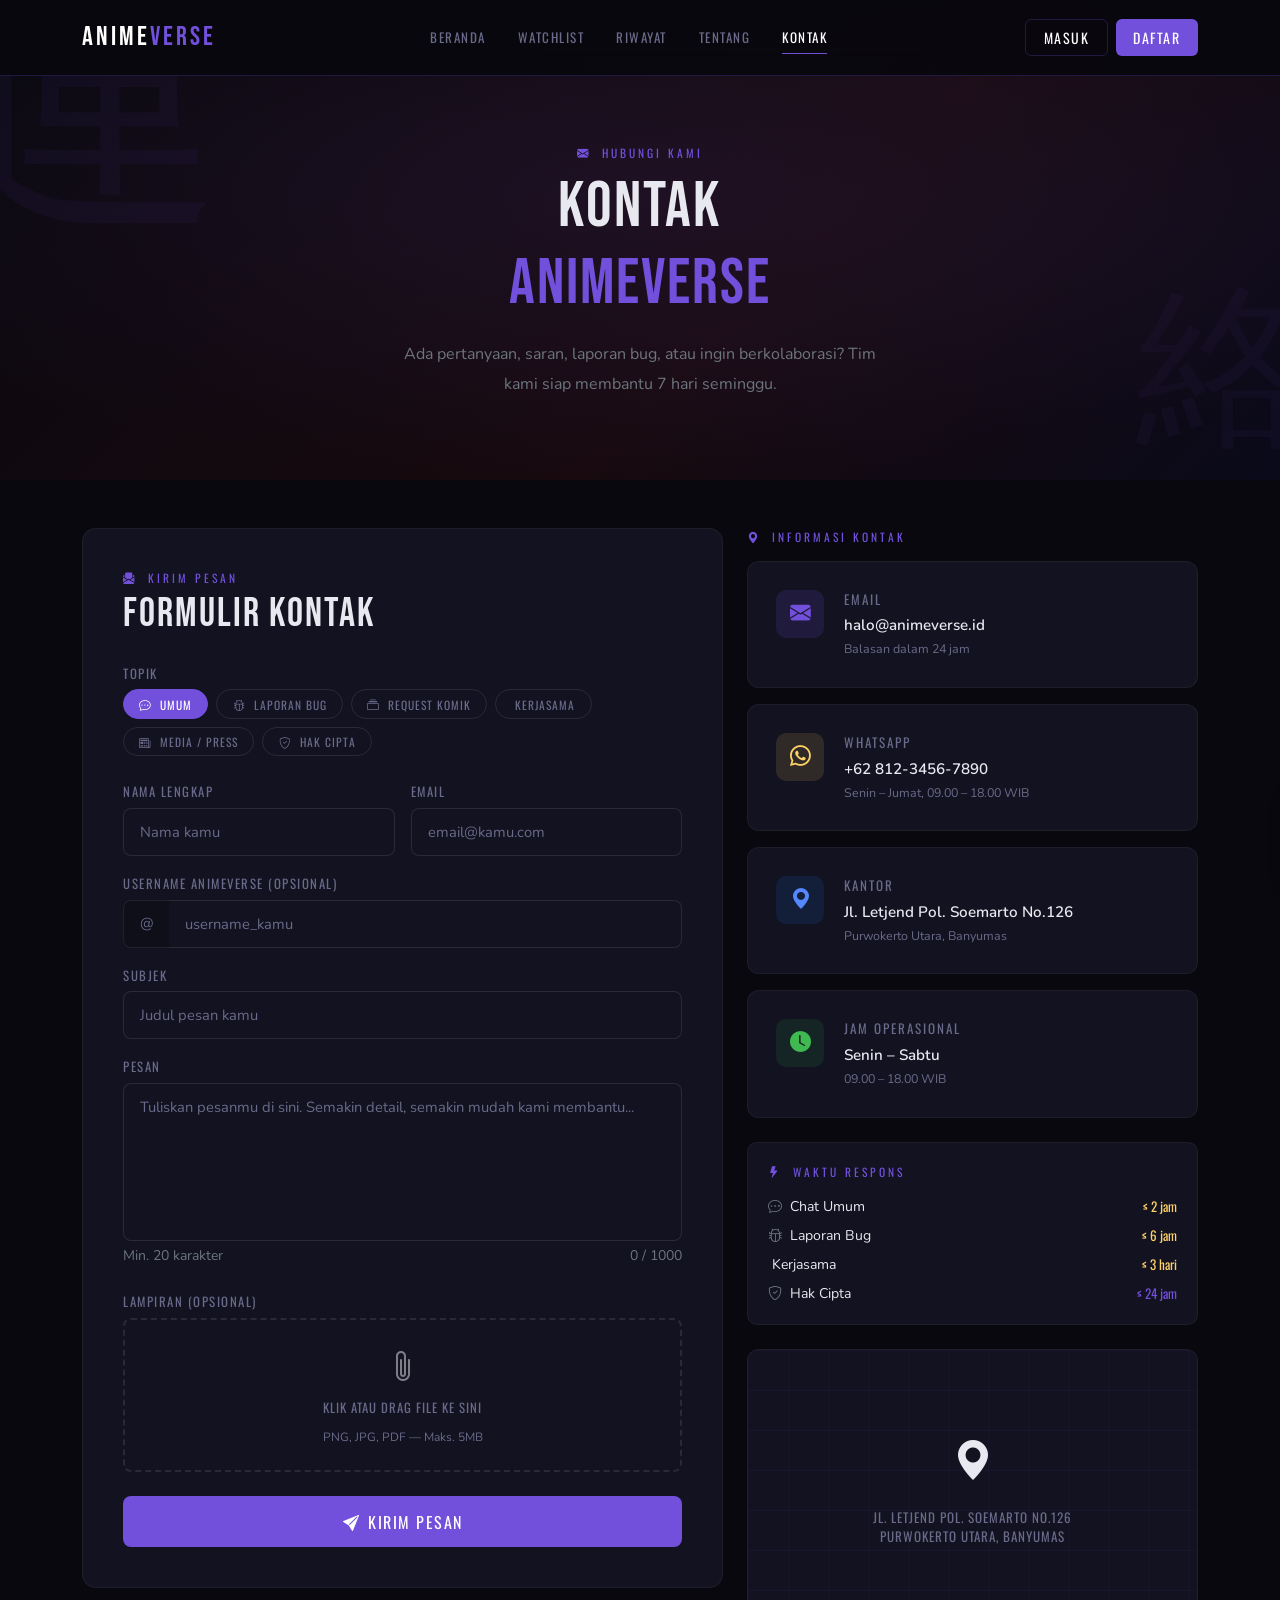
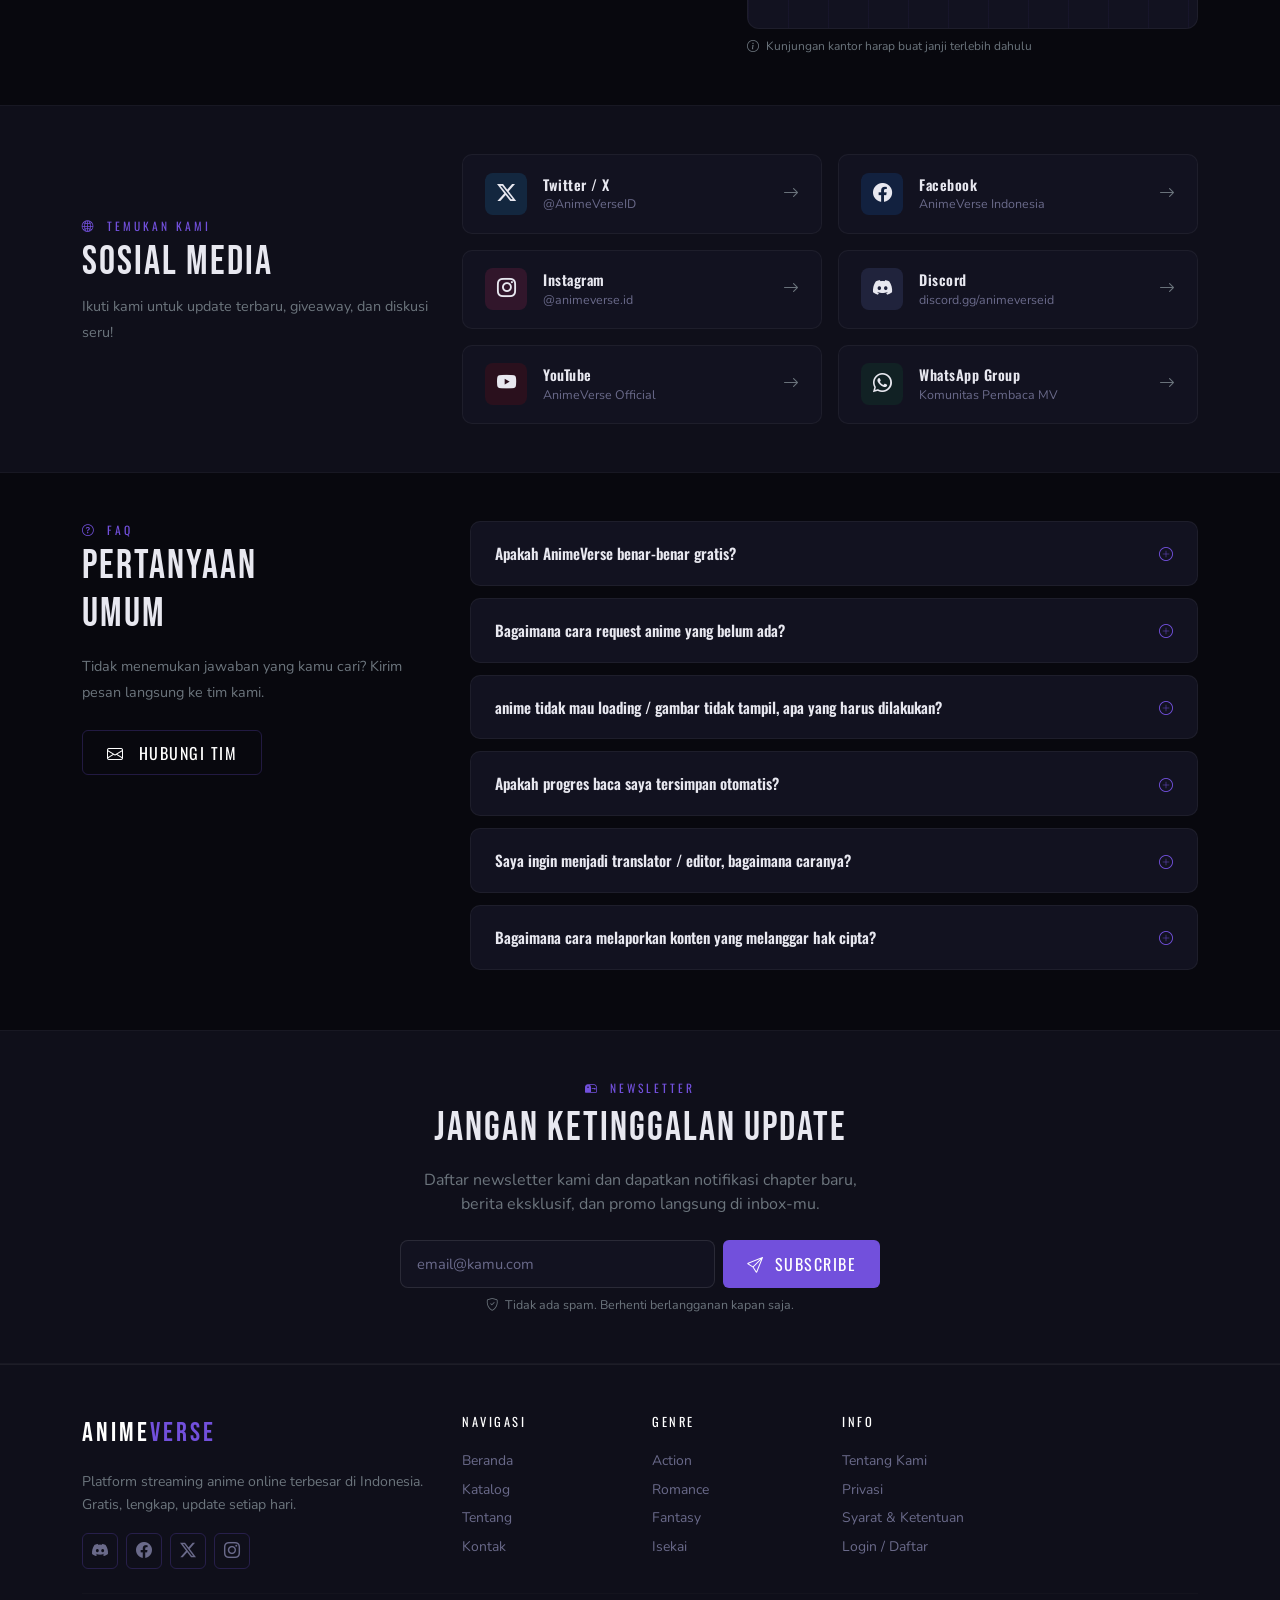
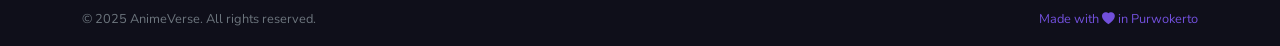
<file: kontak.html>
<!DOCTYPE html>
<html lang="id" data-bs-theme="dark">
<head>
  <meta charset="UTF-8"/>
  <meta name="viewport" content="width=device-width, initial-scale=1.0"/>
  <title>Kontak — AnimeVerse</title>
  <link href="https://cdn.jsdelivr.net/npm/bootstrap@5.3.3/dist/css/bootstrap.min.css" rel="stylesheet"/>
  <link href="https://fonts.googleapis.com/css2?family=Bebas+Neue&family=Nunito:wght@400;600;700&family=Oswald:wght@400;600;700&display=swap" rel="stylesheet"/>
  <link href="https://cdn.jsdelivr.net/npm/bootstrap-icons@1.11.3/font/bootstrap-icons.css" rel="stylesheet"/>
  <link href="css/style.css" rel="stylesheet"/>
</head>
<body>

<!-- NAVBAR -->
<nav class="navbar navbar-expand-lg fixed-top">
  <div class="container">
    <a class="navbar-brand" href="index.html">Anime<span>Verse</span></a>
    <button class="navbar-toggler border-0" type="button" data-bs-toggle="collapse" data-bs-target="#navMenu">
      <span class="navbar-toggler-icon"></span>
    </button>
    <div class="collapse navbar-collapse" id="navMenu">
      <ul class="navbar-nav mx-auto gap-lg-2">
        <li class="nav-item"><a class="nav-link" href="index.html">Beranda</a></li>
        <li class="nav-item"><a class="nav-link" href="watchlist.html">Watchlist</a></li>
        <li class="nav-item"><a class="nav-link" href="history.html">Riwayat</a></li>
        <li class="nav-item"><a class="nav-link" href="about.html">Tentang</a></li>
        <li class="nav-item"><a class="nav-link active" href="kontak.html">Kontak</a></li>
      </ul>
      <div class="d-flex gap-2 mt-2 mt-lg-0">
        <a href="login.html" class="btn btn-mv-outline btn-sm">Masuk</a>
        <a href="login.html#daftar" class="btn btn-mv-primary btn-sm">Daftar</a>
      </div>
    </div>
  </div>
</nav>

<!-- HERO -->
<div class="page-hero">
  <span class="hero-glyph" style="font-size:18rem;top:-2rem;left:-4rem">連</span>
  <span class="hero-glyph" style="font-size:11rem;bottom:1rem;right:-2rem">絡</span>
  <div class="container" style="position:relative;z-index:1">
    <div class="label-text mb-2" data-reveal data-delay="0">
      <i class="bi bi-envelope-fill me-1"></i> Hubungi Kami
    </div>
    <h1 class="display-3 mb-3" data-reveal data-delay="1">
      KONTAK<br><span style="color:var(--mv-red)">ANIMEVERSE</span>
    </h1>
    <p class="text-secondary" style="max-width:500px;margin:0 auto;font-size:1rem;line-height:1.9" data-reveal data-delay="2">
      Ada pertanyaan, saran, laporan bug, atau ingin berkolaborasi? Tim kami siap membantu 7 hari seminggu.
    </p>
  </div>
</div>

<!-- MAIN CONTACT -->
<section class="py-5">
  <div class="container">
    <div class="row g-4">

      <!-- CONTACT FORM -->
      <div class="col-lg-7">
        <div class="contact-form-card" data-reveal data-delay="0">
          <div class="label-text mb-1">
            <i class="bi bi-envelope-paper-fill me-1"></i> Kirim Pesan
          </div>
          <h2 class="display-6 mb-4">FORMULIR KONTAK</h2>

          <!-- TOPIC PILLS -->
          <div class="mb-4">
            <label class="form-label">Topik</label>
            <div class="d-flex flex-wrap gap-2" id="topicGroup">
              <button class="btn btn-sm genre-pill active" onclick="selectTopic(this)">
                <i class="bi bi-chat-dots me-1"></i> Umum
              </button>
              <button class="btn btn-sm genre-pill" onclick="selectTopic(this)">
                <i class="bi bi-bug me-1"></i> Laporan Bug
              </button>
              <button class="btn btn-sm genre-pill" onclick="selectTopic(this)">
                <i class="bi bi-collection me-1"></i> Request Komik
              </button>
              <button class="btn btn-sm genre-pill" onclick="selectTopic(this)">
                <i class="bi bi-handshake me-1"></i> Kerjasama
              </button>
              <button class="btn btn-sm genre-pill" onclick="selectTopic(this)">
                <i class="bi bi-newspaper me-1"></i> Media / Press
              </button>
              <button class="btn btn-sm genre-pill" onclick="selectTopic(this)">
                <i class="bi bi-shield-check me-1"></i> Hak Cipta
              </button>
            </div>
          </div>

          <div class="row g-3 mb-3">
            <div class="col-md-6">
              <label class="form-label">Nama Lengkap</label>
              <input type="text" class="form-control" placeholder="Nama kamu">
            </div>
            <div class="col-md-6">
              <label class="form-label">Email</label>
              <input type="email" class="form-control" placeholder="email@kamu.com">
            </div>
          </div>
          <div class="mb-3">
            <label class="form-label">Username AnimeVerse (opsional)</label>
            <div class="input-group">
              <span style="background:var(--mv-dark2);border:1px solid rgba(255,255,255,.08);border-right:none;padding:.75rem 1rem;border-radius:8px 0 0 8px;color:var(--mv-muted);font-size:.9rem">@</span>
              <input type="text" class="form-control" placeholder="username_kamu" style="border-radius:0 8px 8px 0!important;border-left:none!important">
            </div>
          </div>
          <div class="mb-3">
            <label class="form-label">Subjek</label>
            <input type="text" class="form-control" placeholder="Judul pesan kamu">
          </div>
          <div class="mb-4">
            <label class="form-label">Pesan</label>
            <textarea class="form-control" rows="6" placeholder="Tuliskan pesanmu di sini. Semakin detail, semakin mudah kami membantu..."></textarea>
            <div class="d-flex justify-content-between mt-1">
              <small class="text-secondary">Min. 20 karakter</small>
              <small class="text-secondary">0 / 1000</small>
            </div>
          </div>

          <!-- ATTACHMENT -->
          <div class="mb-4">
            <label class="form-label">Lampiran (opsional)</label>
            <div class="upload-zone">
              <i class="bi bi-paperclip" style="font-size:2rem;opacity:.5"></i>
              <div style="font-family:'Oswald',sans-serif;font-size:.8rem;letter-spacing:1px;text-transform:uppercase;color:var(--mv-muted)">Klik atau drag file ke sini</div>
              <div style="font-size:.75rem;color:var(--mv-muted);margin-top:.25rem">PNG, JPG, PDF — Maks. 5MB</div>
            </div>
          </div>

          <button class="btn-submit" onclick="sendContact(event)">
            <i class="bi bi-send-fill me-2"></i>Kirim Pesan
          </button>
        </div>
      </div>

      <!-- INFO SIDEBAR -->
      <div class="col-lg-5">
        <div class="label-text mb-3" data-reveal data-delay="0">
          <i class="bi bi-geo-alt-fill me-1"></i> Informasi Kontak
        </div>

        <!-- INFO CARDS -->
        <div class="d-flex flex-column gap-3 mb-4">
          <div class="info-card" data-reveal data-delay="1">
            <div class="info-icon red"><i class="bi bi-envelope-fill"></i></div>
            <div>
              <div class="info-title">Email</div>
              <div class="info-val">halo@animeverse.id</div>
              <div class="info-sub">Balasan dalam 24 jam</div>
            </div>
          </div>
          <div class="info-card" data-reveal data-delay="2">
            <div class="info-icon gold"><i class="bi bi-whatsapp"></i></div>
            <div>
              <div class="info-title">WhatsApp</div>
              <div class="info-val">+62 812-3456-7890</div>
              <div class="info-sub">Senin – Jumat, 09.00 – 18.00 WIB</div>
            </div>
          </div>
          <div class="info-card" data-reveal data-delay="3">
            <div class="info-icon blue"><i class="bi bi-geo-alt-fill"></i></div>
            <div>
              <div class="info-title">Kantor</div>
              <div class="info-val">Jl. Letjend Pol. Soemarto No.126</div>
              <div class="info-sub">Purwokerto Utara, Banyumas</div>
            </div>
          </div>
          <div class="info-card" data-reveal data-delay="4">
            <div class="info-icon green"><i class="bi bi-clock-fill"></i></div>
            <div>
              <div class="info-title">Jam Operasional</div>
              <div class="info-val">Senin – Sabtu</div>
              <div class="info-sub">09.00 – 18.00 WIB</div>
            </div>
          </div>
        </div>

        <!-- RESPONSE TIME -->
        <div class="response-time-card mb-4" data-reveal data-delay="2">
          <div class="label-text mb-3">
            <i class="bi bi-lightning-fill me-1"></i> Waktu Respons
          </div>
          <div class="d-flex flex-column gap-2">
            <div class="d-flex justify-content-between align-items-center">
              <span style="font-size:.88rem"><i class="bi bi-chat-dots me-1 text-secondary"></i> Chat Umum</span>
              <span style="font-family:'Oswald',sans-serif;font-size:.82rem;color:var(--mv-gold)">≤ 2 jam</span>
            </div>
            <div class="d-flex justify-content-between align-items-center">
              <span style="font-size:.88rem"><i class="bi bi-bug me-1 text-secondary"></i> Laporan Bug</span>
              <span style="font-family:'Oswald',sans-serif;font-size:.82rem;color:var(--mv-gold)">≤ 6 jam</span>
            </div>
            <div class="d-flex justify-content-between align-items-center">
              <span style="font-size:.88rem"><i class="bi bi-handshake me-1 text-secondary"></i> Kerjasama</span>
              <span style="font-family:'Oswald',sans-serif;font-size:.82rem;color:var(--mv-gold)">≤ 3 hari</span>
            </div>
            <div class="d-flex justify-content-between align-items-center">
              <span style="font-size:.88rem"><i class="bi bi-shield-check me-1 text-secondary"></i> Hak Cipta</span>
              <span style="font-family:'Oswald',sans-serif;font-size:.82rem;color:var(--mv-red)">≤ 24 jam</span>
            </div>
          </div>
        </div>

        <!-- MAP -->
        <div class="map-placeholder mb-1" data-reveal data-delay="3">
          <div class="map-grid"></div>
          <i class="bi bi-geo-alt-fill map-pin"></i>
          <div class="map-address">Jl.  Letjend Pol. Soemarto No.126<br>Purwokerto Utara, Banyumas</div>
        </div>
        <small class="text-secondary" style="font-size:.75rem">
          <i class="bi bi-info-circle me-1"></i> Kunjungan kantor harap buat janji terlebih dahulu
        </small>
      </div>

    </div>
  </div>
</section>

<!-- SOCIAL MEDIA -->
<section class="py-5 bg-mv-dark2">
  <div class="container">
    <div class="row align-items-center g-4">
      <div class="col-lg-4" data-reveal data-delay="0">
        <div class="label-text mb-1"><i class="bi bi-globe2 me-1"></i> Temukan Kami</div>
        <h2 class="display-6 mb-2">SOSIAL MEDIA</h2>
        <p class="text-secondary" style="font-size:.9rem;line-height:1.8">Ikuti kami untuk update terbaru, giveaway, dan diskusi seru!</p>
      </div>
      <div class="col-lg-8">
        <div class="row g-3">
          <div class="col-sm-6" data-reveal data-delay="1">
            <a href="#" class="social-link-card">
              <div class="social-link-icon" style="background:rgba(29,161,242,.15)">
                <i class="bi bi-twitter-x"></i>
              </div>
              <div>
                <div class="social-link-name">Twitter / X</div>
                <div class="social-link-handle">@AnimeVerseID</div>
              </div>
              <i class="bi bi-arrow-right ms-auto text-secondary"></i>
            </a>
          </div>
          <div class="col-sm-6" data-reveal data-delay="2">
            <a href="#" class="social-link-card">
              <div class="social-link-icon" style="background:rgba(24,119,242,.15)">
                <i class="bi bi-facebook"></i>
              </div>
              <div>
                <div class="social-link-name">Facebook</div>
                <div class="social-link-handle">AnimeVerse Indonesia</div>
              </div>
              <i class="bi bi-arrow-right ms-auto text-secondary"></i>
            </a>
          </div>
          <div class="col-sm-6" data-reveal data-delay="1">
            <a href="#" class="social-link-card">
              <div class="social-link-icon" style="background:rgba(225,48,108,.15)">
                <i class="bi bi-instagram"></i>
              </div>
              <div>
                <div class="social-link-name">Instagram</div>
                <div class="social-link-handle">@animeverse.id</div>
              </div>
              <i class="bi bi-arrow-right ms-auto text-secondary"></i>
            </a>
          </div>
          <div class="col-sm-6" data-reveal data-delay="2">
            <a href="#" class="social-link-card">
              <div class="social-link-icon" style="background:rgba(114,137,218,.15)">
                <i class="bi bi-discord"></i>
              </div>
              <div>
                <div class="social-link-name">Discord</div>
                <div class="social-link-handle">discord.gg/animeverseid</div>
              </div>
              <i class="bi bi-arrow-right ms-auto text-secondary"></i>
            </a>
          </div>
          <div class="col-sm-6" data-reveal data-delay="1">
            <a href="#" class="social-link-card">
              <div class="social-link-icon" style="background:rgba(255,0,0,.1)">
                <i class="bi bi-youtube"></i>
              </div>
              <div>
                <div class="social-link-name">YouTube</div>
                <div class="social-link-handle">AnimeVerse Official</div>
              </div>
              <i class="bi bi-arrow-right ms-auto text-secondary"></i>
            </a>
          </div>
          <div class="col-sm-6" data-reveal data-delay="2">
            <a href="#" class="social-link-card">
              <div class="social-link-icon" style="background:rgba(0,200,83,.08)">
                <i class="bi bi-whatsapp"></i>
              </div>
              <div>
                <div class="social-link-name">WhatsApp Group</div>
                <div class="social-link-handle">Komunitas Pembaca MV</div>
              </div>
              <i class="bi bi-arrow-right ms-auto text-secondary"></i>
            </a>
          </div>
        </div>
      </div>
    </div>
  </div>
</section>

<!-- FAQ -->
<section class="py-5">
  <div class="container">
    <div class="row g-5 align-items-start">
      <div class="col-lg-4" data-reveal data-delay="0">
        <div class="label-text mb-1"><i class="bi bi-question-circle me-1"></i> FAQ</div>
        <h2 class="display-6 mb-3">PERTANYAAN<br>UMUM</h2>
        <p class="text-secondary" style="font-size:.9rem;line-height:1.8">Tidak menemukan jawaban yang kamu cari? Kirim pesan langsung ke tim kami.</p>
        <a href="#" class="btn btn-mv-outline mt-2" style="width:auto;padding:.6rem 1.5rem">
          <i class="bi bi-envelope me-2"></i>Hubungi Tim
        </a>
      </div>
      <div class="col-lg-8" data-reveal data-delay="1">
        <div class="faq-item">
          <div class="faq-q" onclick="toggleFaq(this)">
            Apakah AnimeVerse benar-benar gratis?
            <i class="bi bi-plus-circle"></i>
          </div>
          <div class="faq-a">Ya, 100% gratis! Kamu bisa menonton semua anime di AnimeVerse tanpa perlu membayar, tanpa iklan yang mengganggu. Kami berkomitmen untuk menjaga platform ini tetap gratis untuk semua penonton</div>
        </div>
        <div class="faq-item">
          <div class="faq-q" onclick="toggleFaq(this)">
            Bagaimana cara request anime yang belum ada?
            <i class="bi bi-plus-circle"></i>
          </div>
          <div class="faq-a">Kamu bisa request anime melalui formulir kontak di atas dengan memilih topik "Request anime", atau langsung di kolom komentar anime manapun. Tim kurator kami akan mempertimbangkan setiap request berdasarkan popularitas dan ketersediaan.</div>
        </div>
        <div class="faq-item">
          <div class="faq-q" onclick="toggleFaq(this)">
            anime tidak mau loading / gambar tidak tampil, apa yang harus dilakukan?
            <i class="bi bi-plus-circle"></i>
          </div>
          <div class="faq-a">Pertama, coba refresh halaman dan pastikan koneksi internetmu stabil. Jika masalah berlanjut, coba bersihkan cache browser. Jika tetap bermasalah, laporkan ke kami melalui form kontak dengan menyertakan nama anime, chapter, dan screenshot error.</div>
        </div>
        <div class="faq-item">
          <div class="faq-q" onclick="toggleFaq(this)">
            Apakah progres baca saya tersimpan otomatis?
            <i class="bi bi-plus-circle"></i>
          </div>
          <div class="faq-a">Progres baca tersimpan otomatis jika kamu sudah login. Tanpa login, progres hanya tersimpan di browser lokal dan bisa hilang jika cache dibersihkan. Kami sangat menyarankan untuk daftar akun gratis agar progres aman di semua perangkat.</div>
        </div>
        <div class="faq-item">
          <div class="faq-q" onclick="toggleFaq(this)">
            Saya ingin menjadi translator / editor, bagaimana caranya?
            <i class="bi bi-plus-circle"></i>
          </div>
          <div class="faq-a">Wah, kami senang ada yang berminat! Kirim email ke halo@animeverse.id dengan subjek "Lamaran Translator/Editor" dan sertakan portofolio atau contoh terjemahanmu. Tim HR kami akan menghubungimu dalam 3-5 hari kerja.</div>
        </div>
        <div class="faq-item">
          <div class="faq-q" onclick="toggleFaq(this)">
            Bagaimana cara melaporkan konten yang melanggar hak cipta?
            <i class="bi bi-plus-circle"></i>
          </div>
          <div class="faq-a">AnimeVerse sangat serius menanggapi masalah hak cipta. Gunakan formulir kontak dengan topik "Hak Cipta" dan sertakan detail konten yang dilaporkan (judul, chapter, URL). Tim legal kami akan menindaklanjuti dalam 24 jam.</div>
        </div>
      </div>
    </div>
  </div>
</section>

<!-- NEWSLETTER CTA -->
<section class="py-5 bg-mv-dark2">
  <div class="container text-center" data-reveal data-delay="0">
    <div class="label-text mb-2"><i class="bi bi-mailbox2 me-1"></i> Newsletter</div>
    <h2 class="display-6 mb-3">JANGAN KETINGGALAN UPDATE</h2>
    <p class="text-secondary mb-4" style="max-width:440px;margin:0 auto">
      Daftar newsletter kami dan dapatkan notifikasi chapter baru, berita eksklusif, dan promo langsung di inbox-mu.
    </p>
    <div class="d-flex gap-2 justify-content-center flex-wrap" style="max-width:480px;margin:0 auto">
      <input type="email" class="form-control" placeholder="email@kamu.com" style="flex:1;min-width:200px">
      <button class="btn btn-mv-primary px-4" style="white-space:nowrap">
        <i class="bi bi-send me-1"></i> Subscribe
      </button>
    </div>
    <small class="text-secondary d-block mt-2" style="font-size:.78rem">
      <i class="bi bi-shield-check me-1"></i> Tidak ada spam. Berhenti berlangganan kapan saja.
    </small>
  </div>
</section>

<!-- FOOTER -->
<footer class="pt-5 pb-3">
  <div class="container">
    <div class="row g-4 mb-4">
      <div class="col-lg-4">
        <a href="index.html" class="navbar-brand d-block mb-3">Anime<span>Verse</span></a>
        <p class="text-secondary" style="font-size:.88rem;line-height:1.7">Platform streaming anime online terbesar di Indonesia. Gratis, lengkap, update setiap hari.</p>
        <div class="d-flex gap-2 mt-3">
          <a href="#" class="social-btn-mv"><i class="bi bi-discord"></i></a>
          <a href="#" class="social-btn-mv"><i class="bi bi-facebook"></i></a>
          <a href="#" class="social-btn-mv"><i class="bi bi-twitter-x"></i></a>
          <a href="#" class="social-btn-mv"><i class="bi bi-instagram"></i></a>
        </div>
      </div>
      <div class="col-6 col-lg-2">
        <div class="footer-heading">Navigasi</div>
        <a href="index.html" class="footer-link">Beranda</a>
        <a href="katalog.html" class="footer-link">Katalog</a>
        <a href="about.html" class="footer-link">Tentang</a>
        <a href="kontak.html" class="footer-link">Kontak</a>
      </div>
      <div class="col-6 col-lg-2">
        <div class="footer-heading">Genre</div>
        <a href="katalog.html" class="footer-link">Action</a>
        <a href="katalog.html" class="footer-link">Romance</a>
        <a href="katalog.html" class="footer-link">Fantasy</a>
        <a href="katalog.html" class="footer-link">Isekai</a>
      </div>
      <div class="col-6 col-lg-2">
        <div class="footer-heading">Info</div>
        <a href="about.html" class="footer-link">Tentang Kami</a>
        <a href="#" class="footer-link">Privasi</a>
        <a href="#" class="footer-link">Syarat & Ketentuan</a>
        <a href="login.html" class="footer-link">Login / Daftar</a>
      </div>
    </div>
    <hr style="border-color:rgba(255,255,255,.08)"/>
    <div class="d-flex justify-content-between align-items-center flex-wrap gap-2">
      <span class="text-secondary" style="font-size:.8rem">© 2025 AnimeVerse. All rights reserved.</span>
      <span style="color:var(--mv-red);font-size:.8rem">Made with <i class="bi bi-heart-fill"></i> in Purwokerto</span>
    </div>
  </div>
</footer>

<!-- TOAST SUCCESS -->
<div class="toast-mv" id="toastMv">
  <i class="bi bi-check-circle-fill" style="font-size:1.4rem;color:#3fb950"></i>
  <div>
    <div class="toast-mv-text" style="color:#3fb950">Pesan Terkirim!</div>
    <div style="font-size:.8rem;color:var(--mv-muted)">Tim kami akan membalas segera.</div>
  </div>
</div>

<script src="https://cdn.jsdelivr.net/npm/bootstrap@5.3.3/dist/js/bootstrap.bundle.min.js"></script>
<script src="js/main.js"></script>
</body>
</html>
</file>
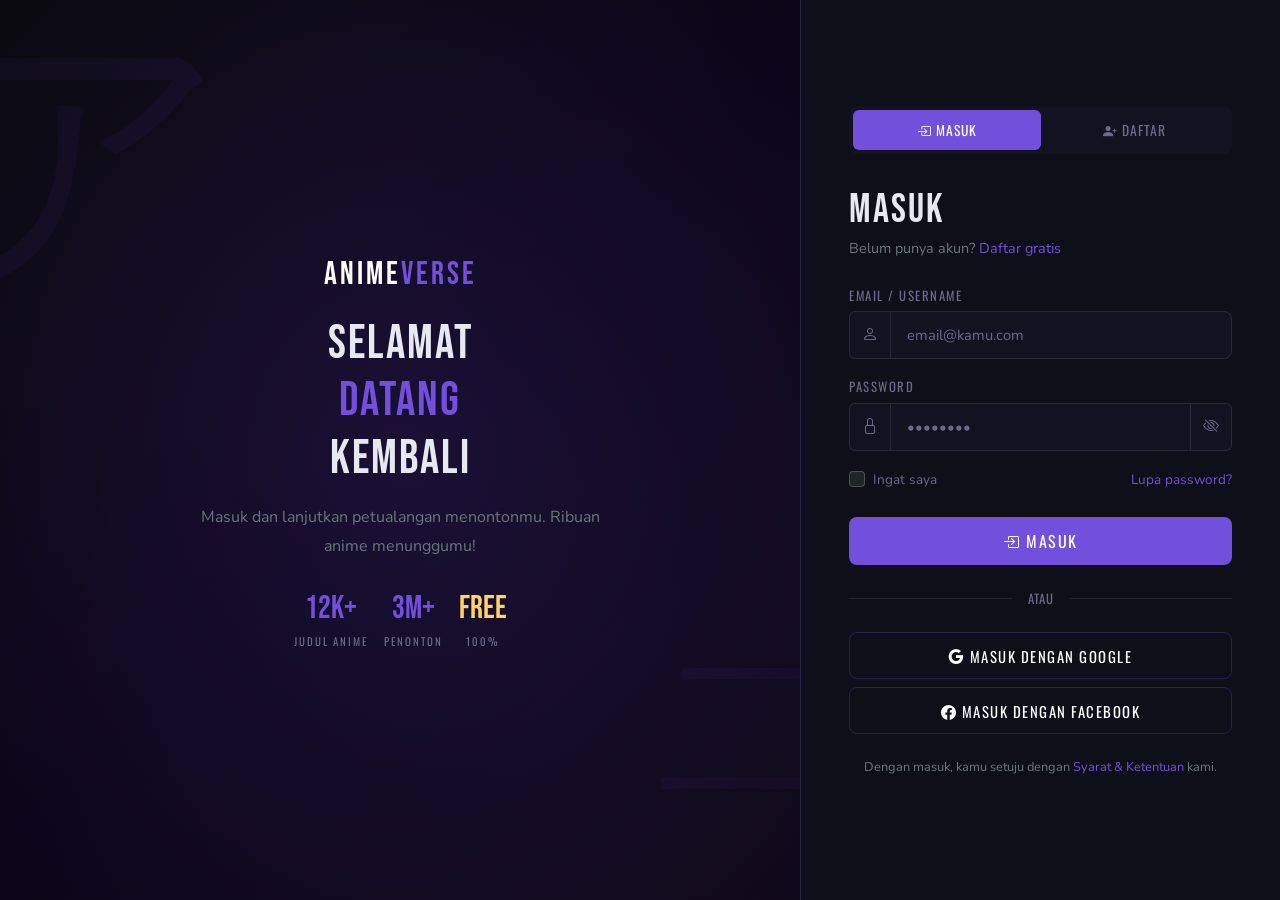
<file: login.html>
<!DOCTYPE html>
<html lang="id" data-bs-theme="dark">
<head>
  <meta charset="UTF-8"/>
  <meta name="viewport" content="width=device-width, initial-scale=1.0"/>
  <title>Login &amp; Admin — AnimeVerse</title>
  <link href="https://cdn.jsdelivr.net/npm/bootstrap@5.3.3/dist/css/bootstrap.min.css" rel="stylesheet"/>
  <link href="https://fonts.googleapis.com/css2?family=Bebas+Neue&family=Nunito:wght@400;600;700&family=Oswald:wght@400;600;700&display=swap" rel="stylesheet"/>
  <link href="https://cdn.jsdelivr.net/npm/bootstrap-icons@1.11.3/font/bootstrap-icons.css" rel="stylesheet"/>
  <link href="css/style.css" rel="stylesheet"/>
</head>
<body>

<!-- ═══════════ LOGIN PAGE ═══════════ -->
<div id="loginPage" class="auth-wrapper show">

  <!-- LEFT PANEL -->
  <div class="auth-left">
    <span class="auth-glyph" style="font-size:18rem;top:-3rem;left:-4rem">ア</span>
    <span class="auth-glyph" style="font-size:11rem;bottom:2rem;right:-2rem">二</span>
    <div style="position:relative;z-index:1;text-align:center;max-width:400px">
      <a href="index.html" class="navbar-brand" style="font-size:2rem;letter-spacing:3px">Anime<span>Verse</span></a>
      <h2 class="display-5 mt-3 mb-3">SELAMAT<br><span style="color:var(--mv-red)">DATANG</span><br>KEMBALI</h2>
      <p class="text-secondary" style="line-height:1.8">Masuk dan lanjutkan petualangan menontonmu. Ribuan anime menunggumu!</p>
      <div class="d-flex gap-3 justify-content-center mt-4">
        <div class="text-center">
          <div style="font-family:'Bebas Neue',sans-serif;font-size:2rem;color:var(--mv-red)">12K+</div>
          <div class="stat-label">Judul Anime</div>
        </div>
        <div class="text-center">
          <div style="font-family:'Bebas Neue',sans-serif;font-size:2rem;color:var(--mv-red)">3M+</div>
          <div class="stat-label">Penonton</div>
        </div>
        <div class="text-center">
          <div style="font-family:'Bebas Neue',sans-serif;font-size:2rem;color:var(--mv-gold)">Free</div>
          <div class="stat-label">100%</div>
        </div>
      </div>
    </div>
  </div>

  <!-- RIGHT PANEL -->
  <div class="auth-right">
    <div class="d-lg-none mb-4 text-center">
      <a href="index.html" class="navbar-brand" style="font-size:1.8rem">Anime<span>Verse</span></a>
    </div>

    <!-- TABS -->
    <div class="auth-tabs">
      <button class="auth-tab active" id="tabLogin" onclick="switchTab('login')">
        <i class="bi bi-box-arrow-in-right"></i> Masuk
      </button>
      <button class="auth-tab" id="tabRegister" onclick="switchTab('register')">
        <i class="bi bi-person-plus-fill"></i> Daftar
      </button>
    </div>

    <!-- LOGIN FORM -->
    <div id="formLogin">
      <h3 class="display-6 mb-1">MASUK</h3>
      <p class="text-secondary mb-4" style="font-size:.9rem">
        Belum punya akun? <a href="#" class="link-red" onclick="switchTab('register')">Daftar gratis</a>
      </p>
      <div class="mb-3">
        <label class="form-label">Email / Username</label>
        <div class="input-group">
          <span class="input-group-text"><i class="bi bi-person"></i></span>
          <input type="text" class="form-control" id="loginUser" placeholder="email@kamu.com">
        </div>
      </div>
      <div class="mb-3">
        <label class="form-label">Password</label>
        <div class="input-group">
          <span class="input-group-text"><i class="bi bi-lock"></i></span>
          <input type="password" class="form-control" placeholder="••••••••" id="pwLogin">
          <button class="input-group-text" style="cursor:pointer;border-left:none" onclick="togglePw('pwLogin',this)">
            <i class="bi bi-eye-slash"></i>
          </button>
        </div>
      </div>
      <div class="d-flex justify-content-between align-items-center mb-4">
        <div class="form-check">
          <input class="form-check-input" type="checkbox" id="remember" style="border-color:rgba(255,255,255,.2)">
          <label class="form-check-label" for="remember" style="font-size:.85rem;color:var(--mv-muted)">Ingat saya</label>
        </div>
        <a href="#" class="link-red" style="font-size:.85rem">Lupa password?</a>
      </div>
      <button class="btn-mv-primary w-100 d-block mb-3" style="font-size:1rem;padding:.75rem;border-radius:8px" onclick="goAdmin()">
        <i class="bi bi-box-arrow-in-right"></i> Masuk
      </button>
      <div class="or-divider">atau</div>
      <button class="btn-mv-outline w-100 d-block mb-2" style="font-size:.92rem;padding:.72rem;border-radius:8px">
        <i class="bi bi-google"></i> Masuk dengan Google
      </button>
      <button class="btn-mv-outline w-100 d-block" style="font-size:.92rem;padding:.72rem;border-radius:8px">
        <i class="bi bi-facebook"></i> Masuk dengan Facebook
      </button>
      <p class="text-secondary text-center mt-4" style="font-size:.8rem">
        Dengan masuk, kamu setuju dengan <a href="#" class="link-red">Syarat &amp; Ketentuan</a> kami.
      </p>
    </div>

    <!-- REGISTER FORM -->
    <div id="formRegister" style="display:none">
      <h3 class="display-6 mb-1">DAFTAR</h3>
      <p class="text-secondary mb-4" style="font-size:.9rem">
        Sudah punya akun? <a href="#" class="link-red" onclick="switchTab('login')">Masuk</a>
      </p>
      <div class="mb-3">
        <label class="form-label">Username</label>
        <div class="input-group">
          <span class="input-group-text"><i class="bi bi-at"></i></span>
          <input type="text" class="form-control" placeholder="username_kamu">
        </div>
      </div>
      <div class="mb-3">
        <label class="form-label">Email</label>
        <div class="input-group">
          <span class="input-group-text"><i class="bi bi-envelope"></i></span>
          <input type="email" class="form-control" placeholder="email@kamu.com">
        </div>
      </div>
      <div class="mb-3">
        <label class="form-label">Password</label>
        <div class="input-group">
          <span class="input-group-text"><i class="bi bi-lock"></i></span>
          <input type="password" class="form-control" placeholder="Min 8 karakter" id="pwReg">
          <button class="input-group-text" style="cursor:pointer;border-left:none" onclick="togglePw('pwReg',this)">
            <i class="bi bi-eye-slash"></i>
          </button>
        </div>
      </div>
      <div class="mb-3">
        <label class="form-label">Konfirmasi Password</label>
        <div class="input-group">
          <span class="input-group-text"><i class="bi bi-lock-fill"></i></span>
          <input type="password" class="form-control" placeholder="Ulangi password">
        </div>
      </div>
      <div class="form-check mb-4">
        <input class="form-check-input" type="checkbox" id="agree" style="border-color:rgba(255,255,255,.2)">
        <label class="form-check-label" for="agree" style="font-size:.85rem;color:var(--mv-muted)">
          Saya setuju dengan <a href="#" class="link-red">Syarat &amp; Ketentuan</a>
        </label>
      </div>
      <button class="btn-mv-primary w-100 d-block" style="font-size:1rem;padding:.75rem;border-radius:8px">
        <i class="bi bi-person-check-fill"></i> Buat Akun Gratis
      </button>
    </div>
  </div>
</div>

<!-- ═══════════ ADMIN DASHBOARD ═══════════ -->
<div id="adminPage">
  <div class="admin-wrapper">

    <!-- SIDEBAR -->
    <aside class="sidebar">
      <div class="sidebar-brand">
        <div class="brand-logo">Anime<span>Verse</span></div>
        <span class="badge ms-auto" style="background:var(--mv-red);font-size:.62rem">ADMIN</span>
      </div>

      <nav class="sidebar-menu">
        <div class="menu-label">Main</div>
        <a href="#" class="menu-item active" onclick="showAdminSection('secDashboard',this)">
          <i class="bi bi-speedometer2"></i> <span>Dashboard</span>
        </a>
        <a href="#" class="menu-item" onclick="showAdminSection('secAnime',this)">
          <i class="bi bi-play-circle-fill"></i> <span>Anime</span>
          <span class="menu-badge">12K</span>
        </a>
        <a href="#" class="menu-item" onclick="showAdminSection('secEpisode',this)">
          <i class="bi bi-collection-play-fill"></i> <span>Episode</span>
        </a>
        <a href="#" class="menu-item" onclick="showAdminSection('secUser',this)">
          <i class="bi bi-people-fill"></i> <span>Pengguna</span>
          <span class="menu-badge">3M</span>
        </a>

        <div class="menu-label mt-2">Konten</div>
        <a href="#" class="menu-item" onclick="showAdminSection('secGenre',this)">
          <i class="bi bi-tags-fill"></i> <span>Genre & Tag</span>
        </a>
        <a href="#" class="menu-item" onclick="showAdminSection('secBanner',this)">
          <i class="bi bi-image-fill"></i> <span>Banner & Slider</span>
        </a>
        <a href="#" class="menu-item" onclick="showAdminSection('secReport',this)">
          <i class="bi bi-flag-fill"></i> <span>Laporan Konten</span>
          <span class="menu-badge" style="background:rgba(230,57,70,.3);color:#f87171">3</span>
        </a>

        <div class="menu-label mt-2">Sistem</div>
        <a href="#" class="menu-item" onclick="showAdminSection('secAnalytic',this)">
          <i class="bi bi-bar-chart-fill"></i> <span>Analitik</span>
        </a>
        <a href="#" class="menu-item" onclick="showAdminSection('secSettings',this)">
          <i class="bi bi-gear-fill"></i> <span>Pengaturan</span>
        </a>
      </nav>

      <div class="sidebar-footer">
        <div class="user-info">
          <div class="user-avatar"><i class="bi bi-person-fill"></i></div>
          <div>
            <div class="user-name">Admin Utama</div>
            <div class="user-role">Super Administrator</div>
          </div>
          <a href="#" class="ms-auto text-secondary" onclick="logout()">
            <i class="bi bi-box-arrow-right"></i>
          </a>
        </div>
      </div>
    </aside>

    <!-- MAIN CONTENT -->
    <main class="admin-main">
      <!-- TOPBAR -->
      <div class="admin-topbar">
        <div class="d-flex align-items-center gap-3">
          <button class="d-md-none btn btn-sm btn-mv-outline p-1" onclick="toggleSidebar()">
            <i class="bi bi-list fs-5"></i>
          </button>
          <div>
            <div class="label-text" style="font-size:.62rem">AnimeVerse</div>
            <div id="adminTopTitle" style="font-family:'Oswald',sans-serif;font-size:1rem;font-weight:600">Dashboard</div>
          </div>
        </div>
        <div class="d-flex align-items-center gap-3">
          <button class="btn btn-sm btn-mv-outline position-relative">
            <i class="bi bi-bell-fill"></i>
            <span class="position-absolute top-0 start-100 translate-middle badge rounded-pill bg-danger" style="font-size:.55rem">3</span>
          </button>
          <a href="index.html" class="btn btn-sm btn-mv-outline" target="_blank">
            <i class="bi bi-box-arrow-up-right me-1"></i>Lihat Situs
          </a>
          <div class="user-info">
            <div class="user-avatar" style="width:34px;height:34px"><i class="bi bi-person-fill" style="font-size:.9rem"></i></div>
          </div>
        </div>
      </div>

      <div class="admin-content">

        <!-- ── DASHBOARD ── -->
        <div id="secDashboard" data-admin-section>
          <div class="d-flex justify-content-between align-items-center mb-4">
            <div>
              <div class="label-text">Overview</div>
              <h2 style="font-family:'Bebas Neue',sans-serif;font-size:1.8rem;letter-spacing:2px;margin:0">DASHBOARD</h2>
            </div>
            <span class="text-secondary" style="font-size:.82rem"><i class="bi bi-clock"></i> <span id="dashDate"></span></span>
          </div>

          <div class="row g-3 mb-4">
            <div class="col-6 col-lg-3">
              <div class="admin-stat">
                <div class="d-flex justify-content-between align-items-start mb-2">
                  <div class="admin-stat-label">Total Anime</div>
                  <i class="bi bi-play-circle-fill" style="font-size:1.4rem;color:var(--mv-red);opacity:.5"></i>
                </div>
                <div class="admin-stat-num">12,847</div>
                <div style="font-size:.72rem;color:#3fb950"><i class="bi bi-arrow-up"></i> +48 bulan ini</div>
              </div>
            </div>
            <div class="col-6 col-lg-3">
              <div class="admin-stat">
                <div class="d-flex justify-content-between align-items-start mb-2">
                  <div class="admin-stat-label">Pengguna Aktif</div>
                  <i class="bi bi-people-fill" style="font-size:1.4rem;color:var(--mv-red);opacity:.5"></i>
                </div>
                <div class="admin-stat-num">3.1M</div>
                <div style="font-size:.72rem;color:#3fb950"><i class="bi bi-arrow-up"></i> +28K bulan ini</div>
              </div>
            </div>
            <div class="col-6 col-lg-3">
              <div class="admin-stat">
                <div class="d-flex justify-content-between align-items-start mb-2">
                  <div class="admin-stat-label">Episode Tayang Hari Ini</div>
                  <i class="bi bi-collection-play-fill" style="font-size:1.4rem;color:var(--mv-gold);opacity:.5"></i>
                </div>
                <div class="admin-stat-num" style="color:var(--mv-gold)">84</div>
                <div style="font-size:.72rem;color:var(--mv-muted)"><i class="bi bi-dash"></i> Season musim panas</div>
              </div>
            </div>
            <div class="col-6 col-lg-3">
              <div class="admin-stat">
                <div class="d-flex justify-content-between align-items-start mb-2">
                  <div class="admin-stat-label">Streaming Hari Ini</div>
                  <i class="bi bi-eye-fill" style="font-size:1.4rem;color:var(--mv-red);opacity:.5"></i>
                </div>
                <div class="admin-stat-num">4.8M</div>
                <div style="font-size:.72rem;color:#3fb950"><i class="bi bi-arrow-up"></i> +12% vs kemarin</div>
              </div>
            </div>
          </div>

          <div class="row g-3">
            <div class="col-lg-5">
              <div class="chart-box">
                <div class="d-flex justify-content-between align-items-center mb-3">
                  <div style="font-family:'Oswald',sans-serif;font-size:.9rem;font-weight:600">Streaming 7 Hari</div>
                  <span class="label-text" style="font-size:.6rem">Minggu Ini</span>
                </div>
                <div class="chart-bar">
                  <div class="bar" style="height:60%" title="Sen"></div>
                  <div class="bar" style="height:45%" title="Sel"></div>
                  <div class="bar" style="height:80%" title="Rab"></div>
                  <div class="bar" style="height:55%" title="Kam"></div>
                  <div class="bar" style="height:90%" title="Jum"></div>
                  <div class="bar" style="height:75%;background:var(--mv-gold)" title="Sab"></div>
                  <div class="bar" style="height:100%;background:var(--mv-gold)" title="Min"></div>
                </div>
                <div class="d-flex justify-content-between mt-2">
                  <span style="font-size:.62rem;color:var(--mv-muted)">Sen</span>
                  <span style="font-size:.62rem;color:var(--mv-muted)">Sel</span>
                  <span style="font-size:.62rem;color:var(--mv-muted)">Rab</span>
                  <span style="font-size:.62rem;color:var(--mv-muted)">Kam</span>
                  <span style="font-size:.62rem;color:var(--mv-muted)">Jum</span>
                  <span style="font-size:.62rem;color:var(--mv-gold)">Sab</span>
                  <span style="font-size:.62rem;color:var(--mv-gold)">Min</span>
                </div>
              </div>
            </div>
            <div class="col-lg-7">
              <div class="admin-table">
                <div class="p-3 border-bottom" style="border-color:rgba(255,255,255,.05)!important">
                  <span style="font-family:'Oswald',sans-serif;font-size:.9rem;font-weight:600">Anime Paling Banyak Ditonton</span>
                </div>
                <table class="table table-dark mb-0">
                  <thead><tr><th>#</th><th>Judul</th><th>Ditonton</th><th>Status</th></tr></thead>
                  <tbody>
                    <tr><td>1</td><td>One Piece</td><td>245K</td><td><span class="status-badge status-active">On Air</span></td></tr>
                    <tr><td>2</td><td>Demon Slayer</td><td>198K</td><td><span class="status-badge status-active">On Air</span></td></tr>
                    <tr><td>3</td><td>Jujutsu Kaisen</td><td>175K</td><td><span class="status-badge status-active">On Air</span></td></tr>
                    <tr><td>4</td><td>Solo Leveling</td><td>128K</td><td><span class="status-badge status-pending">Tamat</span></td></tr>
                    <tr><td>5</td><td>Frieren</td><td>95K</td><td><span class="status-badge status-pending">Tamat</span></td></tr>
                  </tbody>
                </table>
              </div>
            </div>
          </div>

          <!-- RECENT ACTIVITY -->
          <div class="admin-table mt-3">
            <div class="p-3 border-bottom" style="border-color:rgba(255,255,255,.05)!important">
              <span style="font-family:'Oswald',sans-serif;font-size:.9rem;font-weight:600">Aktivitas Terbaru</span>
            </div>
            <div class="p-3">
              <div class="d-flex align-items-center gap-3 py-2 border-bottom" style="border-color:rgba(255,255,255,.04)!important">
                <div style="width:32px;height:32px;border-radius:8px;background:rgba(114,80,220,.2);display:flex;align-items:center;justify-content:center;flex-shrink:0"><i class="bi bi-collection-play-fill" style="color:#b09ef5;font-size:.8rem"></i></div>
                <div style="flex:1"><div style="font-size:.85rem">Episode baru: <strong>One Piece Ep. 1118</strong> ditambahkan</div><div style="font-size:.72rem;color:var(--mv-muted)">2 menit lalu</div></div>
              </div>
              <div class="d-flex align-items-center gap-3 py-2 border-bottom" style="border-color:rgba(255,255,255,.04)!important">
                <div style="width:32px;height:32px;border-radius:8px;background:rgba(46,160,67,.15);display:flex;align-items:center;justify-content:center;flex-shrink:0"><i class="bi bi-person-check-fill" style="color:#3fb950;font-size:.8rem"></i></div>
                <div style="flex:1"><div style="font-size:.85rem">Pengguna baru terdaftar: <strong>animelovers99</strong></div><div style="font-size:.72rem;color:var(--mv-muted)">15 menit lalu</div></div>
              </div>
              <div class="d-flex align-items-center gap-3 py-2 border-bottom" style="border-color:rgba(255,255,255,.04)!important">
                <div style="width:32px;height:32px;border-radius:8px;background:rgba(230,57,70,.15);display:flex;align-items:center;justify-content:center;flex-shrink:0"><i class="bi bi-flag-fill" style="color:#f87171;font-size:.8rem"></i></div>
                <div style="flex:1"><div style="font-size:.85rem">Laporan konten masuk untuk: <strong>Watch.html player error</strong></div><div style="font-size:.72rem;color:var(--mv-muted)">1 jam lalu</div></div>
              </div>
              <div class="d-flex align-items-center gap-3 py-2">
                <div style="width:32px;height:32px;border-radius:8px;background:rgba(255,209,102,.15);display:flex;align-items:center;justify-content:center;flex-shrink:0"><i class="bi bi-play-circle-fill" style="color:var(--mv-gold);font-size:.8rem"></i></div>
                <div style="flex:1"><div style="font-size:.85rem">Anime baru ditambahkan: <strong>Mushoku Tensei S3</strong></div><div style="font-size:.72rem;color:var(--mv-muted)">3 jam lalu</div></div>
              </div>
            </div>
          </div>
        </div><!-- /secDashboard -->

        <!-- ── ANIME ── -->
        <div id="secAnime" data-admin-section style="display:none">
          <div class="d-flex justify-content-between align-items-center mb-4">
            <div>
              <div class="label-text">Manajemen</div>
              <h2 style="font-family:'Bebas Neue',sans-serif;font-size:1.8rem;letter-spacing:2px;margin:0">DAFTAR ANIME</h2>
            </div>
            <button class="btn btn-mv-primary"><i class="bi bi-plus-lg"></i> Tambah Anime</button>
          </div>
          <div class="admin-table">
            <div class="p-3 d-flex gap-2 flex-wrap border-bottom" style="border-color:rgba(255,255,255,.05)!important">
              <input type="text" class="form-control" placeholder="Cari anime..." style="max-width:280px">
              <select class="form-select sort-select" style="width:auto">
                <option>Semua Genre</option>
                <option>Action</option><option>Romance</option><option>Fantasy</option><option>Isekai</option>
              </select>
              <select class="form-select sort-select" style="width:auto">
                <option>Semua Status</option>
                <option>On Air</option><option>Tamat</option><option>Belum Tayang</option>
              </select>
              <select class="form-select sort-select" style="width:auto">
                <option>Semua Origin</option>
                <option>🇯🇵 Jepang</option><option>🇨🇳 China</option><option>🇰🇷 Korea</option>
              </select>
            </div>
            <table class="table table-dark mb-0">
              <thead>
                <tr><th>#</th><th>Judul</th><th>Genre</th><th>Episode</th><th>Penonton</th><th>Status</th><th>Aksi</th></tr>
              </thead>
              <tbody>
                <tr><td>1</td><td><strong>One Piece</strong></td><td>Adventure · Comedy</td><td>1118</td><td>245K</td><td><span class="status-badge status-active">On Air</span></td><td><a href="#" class="btn btn-sm btn-mv-outline py-0 px-2 me-1"><i class="bi bi-pencil"></i></a><a href="#" class="btn btn-sm btn-mv-outline py-0 px-2" style="color:var(--mv-red);border-color:rgba(230,57,70,.3)"><i class="bi bi-trash"></i></a></td></tr>
                <tr><td>2</td><td><strong>Demon Slayer</strong></td><td>Action · Fantasy</td><td>44</td><td>198K</td><td><span class="status-badge status-active">On Air</span></td><td><a href="#" class="btn btn-sm btn-mv-outline py-0 px-2 me-1"><i class="bi bi-pencil"></i></a><a href="#" class="btn btn-sm btn-mv-outline py-0 px-2" style="color:var(--mv-red);border-color:rgba(230,57,70,.3)"><i class="bi bi-trash"></i></a></td></tr>
                <tr><td>3</td><td><strong>Jujutsu Kaisen</strong></td><td>Action · Supernatural</td><td>48</td><td>175K</td><td><span class="status-badge status-active">On Air</span></td><td><a href="#" class="btn btn-sm btn-mv-outline py-0 px-2 me-1"><i class="bi bi-pencil"></i></a><a href="#" class="btn btn-sm btn-mv-outline py-0 px-2" style="color:var(--mv-red);border-color:rgba(230,57,70,.3)"><i class="bi bi-trash"></i></a></td></tr>
                <tr><td>4</td><td><strong>Solo Leveling</strong></td><td>Action · Fantasy</td><td>13</td><td>128K</td><td><span class="status-badge status-pending">Tamat</span></td><td><a href="#" class="btn btn-sm btn-mv-outline py-0 px-2 me-1"><i class="bi bi-pencil"></i></a><a href="#" class="btn btn-sm btn-mv-outline py-0 px-2" style="color:var(--mv-red);border-color:rgba(230,57,70,.3)"><i class="bi bi-trash"></i></a></td></tr>
                <tr><td>5</td><td><strong>Frieren</strong></td><td>Fantasy · Slice of Life</td><td>28</td><td>95K</td><td><span class="status-badge status-pending">Tamat</span></td><td><a href="#" class="btn btn-sm btn-mv-outline py-0 px-2 me-1"><i class="bi bi-pencil"></i></a><a href="#" class="btn btn-sm btn-mv-outline py-0 px-2" style="color:var(--mv-red);border-color:rgba(230,57,70,.3)"><i class="bi bi-trash"></i></a></td></tr>
              </tbody>
            </table>
          </div>
        </div><!-- /secAnime -->

        <!-- ── EPISODE ── -->
        <div id="secEpisode" data-admin-section style="display:none">
          <div class="d-flex justify-content-between align-items-center mb-4">
            <div>
              <div class="label-text">Manajemen</div>
              <h2 style="font-family:'Bebas Neue',sans-serif;font-size:1.8rem;letter-spacing:2px;margin:0">EPISODE TERBARU</h2>
            </div>
            <button class="btn btn-mv-primary"><i class="bi bi-plus-lg"></i> Tambah Episode</button>
          </div>
          <div class="admin-table">
            <div class="p-3 d-flex gap-2 flex-wrap border-bottom" style="border-color:rgba(255,255,255,.05)!important">
              <input type="text" class="form-control" placeholder="Cari episode / judul anime..." style="max-width:320px">
              <select class="form-select sort-select" style="width:auto">
                <option>Semua Status</option><option>Aktif</option><option>Review</option><option>Nonaktif</option>
              </select>
            </div>
            <table class="table table-dark mb-0">
              <thead>
                <tr><th>Anime</th><th>Episode</th><th>Durasi</th><th>Ditambahkan</th><th>Ditonton</th><th>Status</th><th>Aksi</th></tr>
              </thead>
              <tbody>
                <tr><td>One Piece</td><td>Ep. 1118</td><td>24 mnt</td><td>2 jam lalu</td><td>48K</td><td><span class="status-badge status-active">Aktif</span></td><td><a href="#" class="btn btn-sm btn-mv-outline py-0 px-2 me-1"><i class="bi bi-pencil"></i></a><a href="#" class="btn btn-sm btn-mv-outline py-0 px-2" style="color:var(--mv-red);border-color:rgba(230,57,70,.3)"><i class="bi bi-trash"></i></a></td></tr>
                <tr><td>Demon Slayer</td><td>Ep. 44</td><td>22 mnt</td><td>5 jam lalu</td><td>32K</td><td><span class="status-badge status-active">Aktif</span></td><td><a href="#" class="btn btn-sm btn-mv-outline py-0 px-2 me-1"><i class="bi bi-pencil"></i></a><a href="#" class="btn btn-sm btn-mv-outline py-0 px-2" style="color:var(--mv-red);border-color:rgba(230,57,70,.3)"><i class="bi bi-trash"></i></a></td></tr>
                <tr><td>Jujutsu Kaisen</td><td>Ep. 48</td><td>24 mnt</td><td>6 jam lalu</td><td>28K</td><td><span class="status-badge status-pending">Review</span></td><td><a href="#" class="btn btn-sm btn-mv-outline py-0 px-2 me-1"><i class="bi bi-pencil"></i></a><a href="#" class="btn btn-sm btn-mv-outline py-0 px-2" style="color:var(--mv-red);border-color:rgba(230,57,70,.3)"><i class="bi bi-trash"></i></a></td></tr>
                <tr><td>Mushoku Tensei</td><td>Ep. 12</td><td>23 mnt</td><td>12 jam lalu</td><td>19K</td><td><span class="status-badge status-active">Aktif</span></td><td><a href="#" class="btn btn-sm btn-mv-outline py-0 px-2 me-1"><i class="bi bi-pencil"></i></a><a href="#" class="btn btn-sm btn-mv-outline py-0 px-2" style="color:var(--mv-red);border-color:rgba(230,57,70,.3)"><i class="bi bi-trash"></i></a></td></tr>
                <tr><td>Blue Lock</td><td>Ep. 25</td><td>23 mnt</td><td>1 hari lalu</td><td>14K</td><td><span class="status-badge status-active">Aktif</span></td><td><a href="#" class="btn btn-sm btn-mv-outline py-0 px-2 me-1"><i class="bi bi-pencil"></i></a><a href="#" class="btn btn-sm btn-mv-outline py-0 px-2" style="color:var(--mv-red);border-color:rgba(230,57,70,.3)"><i class="bi bi-trash"></i></a></td></tr>
              </tbody>
            </table>
          </div>
        </div><!-- /secEpisode -->

        <!-- ── USER ── -->
        <div id="secUser" data-admin-section style="display:none">
          <div class="d-flex justify-content-between align-items-center mb-4">
            <div>
              <div class="label-text">Manajemen</div>
              <h2 style="font-family:'Bebas Neue',sans-serif;font-size:1.8rem;letter-spacing:2px;margin:0">PENGGUNA</h2>
            </div>
            <button class="btn btn-mv-outline"><i class="bi bi-download"></i> Export CSV</button>
          </div>
          <div class="admin-table">
            <div class="p-3 d-flex gap-2 flex-wrap border-bottom" style="border-color:rgba(255,255,255,.05)!important">
              <input type="text" class="form-control" placeholder="Cari username / email..." style="max-width:280px">
              <select class="form-select sort-select" style="width:auto">
                <option>Semua Status</option><option>Aktif</option><option>Banned</option><option>Review</option>
              </select>
            </div>
            <table class="table table-dark mb-0">
              <thead>
                <tr><th>#</th><th>Username</th><th>Email</th><th>Bergabung</th><th>Watchlist</th><th>Status</th><th>Aksi</th></tr>
              </thead>
              <tbody>
                <tr><td>1</td><td>raka_anime</td><td>raka@email.com</td><td>12 Jan 2024</td><td>48 anime</td><td><span class="status-badge status-active">Aktif</span></td><td><a href="#" class="btn btn-sm btn-mv-outline py-0 px-2 me-1"><i class="bi bi-eye"></i></a><a href="#" class="btn btn-sm btn-mv-outline py-0 px-2" style="color:var(--mv-red);border-color:rgba(230,57,70,.3)"><i class="bi bi-ban"></i></a></td></tr>
                <tr><td>2</td><td>dinda_weebs</td><td>dinda@email.com</td><td>5 Mar 2024</td><td>92 anime</td><td><span class="status-badge status-active">Aktif</span></td><td><a href="#" class="btn btn-sm btn-mv-outline py-0 px-2 me-1"><i class="bi bi-eye"></i></a><a href="#" class="btn btn-sm btn-mv-outline py-0 px-2" style="color:var(--mv-red);border-color:rgba(230,57,70,.3)"><i class="bi bi-ban"></i></a></td></tr>
                <tr><td>3</td><td>spammer123</td><td>spam@email.com</td><td>20 Jun 2024</td><td>0 anime</td><td><span class="status-badge status-banned">Banned</span></td><td><a href="#" class="btn btn-sm btn-mv-outline py-0 px-2 me-1"><i class="bi bi-eye"></i></a><a href="#" class="btn btn-sm btn-mv-outline py-0 px-2" style="color:#3fb950;border-color:rgba(46,160,67,.3)"><i class="bi bi-check-circle"></i></a></td></tr>
                <tr><td>4</td><td>bima_otaku</td><td>bima@email.com</td><td>1 Jul 2025</td><td>17 anime</td><td><span class="status-badge status-pending">Review</span></td><td><a href="#" class="btn btn-sm btn-mv-outline py-0 px-2 me-1"><i class="bi bi-eye"></i></a><a href="#" class="btn btn-sm btn-mv-outline py-0 px-2" style="color:var(--mv-red);border-color:rgba(230,57,70,.3)"><i class="bi bi-ban"></i></a></td></tr>
              </tbody>
            </table>
          </div>
        </div><!-- /secUser -->

        <!-- ── GENRE & TAG ── -->
        <div id="secGenre" data-admin-section style="display:none">
          <div class="d-flex justify-content-between align-items-center mb-4">
            <div>
              <div class="label-text">Manajemen</div>
              <h2 style="font-family:'Bebas Neue',sans-serif;font-size:1.8rem;letter-spacing:2px;margin:0">GENRE &amp; TAG</h2>
            </div>
            <button class="btn btn-mv-primary"><i class="bi bi-plus-lg"></i> Tambah Genre</button>
          </div>
          <div class="admin-table">
            <table class="table table-dark mb-0">
              <thead><tr><th>#</th><th>Nama Genre</th><th>Jumlah Anime</th><th>Aksi</th></tr></thead>
              <tbody>
                <tr><td>1</td><td><span class="status-badge status-active">Action</span></td><td>3,241</td><td><a href="#" class="btn btn-sm btn-mv-outline py-0 px-2 me-1"><i class="bi bi-pencil"></i></a><a href="#" class="btn btn-sm btn-mv-outline py-0 px-2" style="color:var(--mv-red);border-color:rgba(230,57,70,.3)"><i class="bi bi-trash"></i></a></td></tr>
                <tr><td>2</td><td><span class="status-badge status-active">Fantasy</span></td><td>2,874</td><td><a href="#" class="btn btn-sm btn-mv-outline py-0 px-2 me-1"><i class="bi bi-pencil"></i></a><a href="#" class="btn btn-sm btn-mv-outline py-0 px-2" style="color:var(--mv-red);border-color:rgba(230,57,70,.3)"><i class="bi bi-trash"></i></a></td></tr>
                <tr><td>3</td><td><span class="status-badge status-active">Romance</span></td><td>2,105</td><td><a href="#" class="btn btn-sm btn-mv-outline py-0 px-2 me-1"><i class="bi bi-pencil"></i></a><a href="#" class="btn btn-sm btn-mv-outline py-0 px-2" style="color:var(--mv-red);border-color:rgba(230,57,70,.3)"><i class="bi bi-trash"></i></a></td></tr>
                <tr><td>4</td><td><span class="status-badge status-active">Comedy</span></td><td>1,988</td><td><a href="#" class="btn btn-sm btn-mv-outline py-0 px-2 me-1"><i class="bi bi-pencil"></i></a><a href="#" class="btn btn-sm btn-mv-outline py-0 px-2" style="color:var(--mv-red);border-color:rgba(230,57,70,.3)"><i class="bi bi-trash"></i></a></td></tr>
                <tr><td>5</td><td><span class="status-badge status-active">Isekai</span></td><td>1,542</td><td><a href="#" class="btn btn-sm btn-mv-outline py-0 px-2 me-1"><i class="bi bi-pencil"></i></a><a href="#" class="btn btn-sm btn-mv-outline py-0 px-2" style="color:var(--mv-red);border-color:rgba(230,57,70,.3)"><i class="bi bi-trash"></i></a></td></tr>
              </tbody>
            </table>
          </div>
        </div><!-- /secGenre -->

        <!-- ── BANNER ── -->
        <div id="secBanner" data-admin-section style="display:none">
          <div class="d-flex justify-content-between align-items-center mb-4">
            <div>
              <div class="label-text">Manajemen</div>
              <h2 style="font-family:'Bebas Neue',sans-serif;font-size:1.8rem;letter-spacing:2px;margin:0">BANNER &amp; SLIDER</h2>
            </div>
            <button class="btn btn-mv-primary"><i class="bi bi-plus-lg"></i> Tambah Banner</button>
          </div>
          <div class="admin-table">
            <table class="table table-dark mb-0">
              <thead><tr><th>#</th><th>Nama Banner</th><th>Posisi</th><th>Link</th><th>Status</th><th>Aksi</th></tr></thead>
              <tbody>
                <tr><td>1</td><td>Banner Beranda Utama</td><td>Hero / Beranda</td><td>index.html</td><td><span class="status-badge status-active">Aktif</span></td><td><a href="#" class="btn btn-sm btn-mv-outline py-0 px-2 me-1"><i class="bi bi-pencil"></i></a><a href="#" class="btn btn-sm btn-mv-outline py-0 px-2" style="color:var(--mv-red);border-color:rgba(230,57,70,.3)"><i class="bi bi-trash"></i></a></td></tr>
                <tr><td>2</td><td>Promo Season Musim Panas</td><td>Slider Atas</td><td>index.html#musim</td><td><span class="status-badge status-active">Aktif</span></td><td><a href="#" class="btn btn-sm btn-mv-outline py-0 px-2 me-1"><i class="bi bi-pencil"></i></a><a href="#" class="btn btn-sm btn-mv-outline py-0 px-2" style="color:var(--mv-red);border-color:rgba(230,57,70,.3)"><i class="bi bi-trash"></i></a></td></tr>
                <tr><td>3</td><td>Ticker Running Text</td><td>Bawah Navbar</td><td>—</td><td><span class="status-badge status-active">Aktif</span></td><td><a href="#" class="btn btn-sm btn-mv-outline py-0 px-2 me-1"><i class="bi bi-pencil"></i></a><a href="#" class="btn btn-sm btn-mv-outline py-0 px-2" style="color:var(--mv-red);border-color:rgba(230,57,70,.3)"><i class="bi bi-trash"></i></a></td></tr>
              </tbody>
            </table>
          </div>
        </div><!-- /secBanner -->

        <!-- ── LAPORAN KONTEN ── -->
        <div id="secReport" data-admin-section style="display:none">
          <div class="d-flex justify-content-between align-items-center mb-4">
            <div>
              <div class="label-text">Moderasi</div>
              <h2 style="font-family:'Bebas Neue',sans-serif;font-size:1.8rem;letter-spacing:2px;margin:0">LAPORAN KONTEN</h2>
            </div>
          </div>
          <div class="admin-table">
            <table class="table table-dark mb-0">
              <thead><tr><th>#</th><th>Jenis</th><th>Konten</th><th>Dilaporkan Oleh</th><th>Alasan</th><th>Waktu</th><th>Aksi</th></tr></thead>
              <tbody>
                <tr><td>1</td><td><span class="status-badge" style="background:rgba(255,209,102,.15);color:var(--mv-gold)">Video Error</span></td><td>One Piece Ep. 1100</td><td>raka_anime</td><td>Video tidak bisa diputar</td><td>1 jam lalu</td><td><a href="#" class="btn btn-sm btn-mv-outline py-0 px-2 me-1"><i class="bi bi-check-lg"></i></a><a href="#" class="btn btn-sm btn-mv-outline py-0 px-2" style="color:var(--mv-red);border-color:rgba(230,57,70,.3)"><i class="bi bi-x-lg"></i></a></td></tr>
                <tr><td>2</td><td><span class="status-badge" style="background:rgba(230,57,70,.15);color:#f87171">Konten Tidak Sesuai</span></td><td>Anime XYZ Ep. 5</td><td>dinda_weebs</td><td>Konten 18+ tanpa label</td><td>3 jam lalu</td><td><a href="#" class="btn btn-sm btn-mv-outline py-0 px-2 me-1"><i class="bi bi-check-lg"></i></a><a href="#" class="btn btn-sm btn-mv-outline py-0 px-2" style="color:var(--mv-red);border-color:rgba(230,57,70,.3)"><i class="bi bi-x-lg"></i></a></td></tr>
                <tr><td>3</td><td><span class="status-badge" style="background:rgba(114,80,220,.15);color:#b09ef5">Subtitle Error</span></td><td>Frieren Ep. 28</td><td>bima_otaku</td><td>Subtitle tidak sinkron</td><td>5 jam lalu</td><td><a href="#" class="btn btn-sm btn-mv-outline py-0 px-2 me-1"><i class="bi bi-check-lg"></i></a><a href="#" class="btn btn-sm btn-mv-outline py-0 px-2" style="color:var(--mv-red);border-color:rgba(230,57,70,.3)"><i class="bi bi-x-lg"></i></a></td></tr>
              </tbody>
            </table>
          </div>
        </div><!-- /secReport -->

        <!-- ── ANALITIK ── -->
        <div id="secAnalytic" data-admin-section style="display:none">
          <div class="mb-4">
            <div class="label-text">Statistik</div>
            <h2 style="font-family:'Bebas Neue',sans-serif;font-size:1.8rem;letter-spacing:2px;margin:0">ANALITIK</h2>
          </div>
          <div class="row g-3 mb-4">
            <div class="col-6 col-lg-3"><div class="admin-stat"><div class="admin-stat-label mb-1">Total Streaming</div><div class="admin-stat-num">148.2M</div><div style="font-size:.72rem;color:#3fb950"><i class="bi bi-arrow-up"></i> +8.4% bulan ini</div></div></div>
            <div class="col-6 col-lg-3"><div class="admin-stat"><div class="admin-stat-label mb-1">Rata-rata Durasi</div><div class="admin-stat-num">42 mnt</div><div style="font-size:.72rem;color:#3fb950"><i class="bi bi-arrow-up"></i> +3 mnt</div></div></div>
            <div class="col-6 col-lg-3"><div class="admin-stat"><div class="admin-stat-label mb-1">Genre Terpopuler</div><div class="admin-stat-num" style="font-size:1.4rem">Action</div><div style="font-size:.72rem;color:var(--mv-muted)">38% dari total tontonan</div></div></div>
            <div class="col-6 col-lg-3"><div class="admin-stat"><div class="admin-stat-label mb-1">Pengguna Baru</div><div class="admin-stat-num">28K</div><div style="font-size:.72rem;color:#3fb950"><i class="bi bi-arrow-up"></i> bulan ini</div></div></div>
          </div>
          <div class="admin-table">
            <div class="p-3 border-bottom" style="border-color:rgba(255,255,255,.05)!important">
              <span style="font-family:'Oswald',sans-serif;font-size:.9rem;font-weight:600">Top Genre Ditonton</span>
            </div>
            <div class="p-4">
              <div id="genreChart"></div>
            </div>
          </div>
        </div><!-- /secAnalytic -->

        <!-- ── PENGATURAN ── -->
        <div id="secSettings" data-admin-section style="display:none">
          <div class="mb-4">
            <div class="label-text">Konfigurasi</div>
            <h2 style="font-family:'Bebas Neue',sans-serif;font-size:1.8rem;letter-spacing:2px;margin:0">PENGATURAN</h2>
          </div>
          <div class="row g-3">
            <div class="col-md-6">
              <div class="admin-table p-4">
                <div style="font-family:'Oswald',sans-serif;font-size:1rem;font-weight:600;margin-bottom:1.2rem">Pengaturan Umum</div>
                <div class="mb-3"><label class="form-label" style="font-size:.82rem">Nama Situs</label><input type="text" class="form-control" value="AnimeVerse"></div>
                <div class="mb-3"><label class="form-label" style="font-size:.82rem">Deskripsi</label><textarea class="form-control" rows="2">Platform streaming anime online Indonesia.</textarea></div>
                <div class="mb-3"><label class="form-label" style="font-size:.82rem">SPlay API Key</label><input type="password" class="form-control" value="sk_live_xxxxxx"></div>
                <button class="btn btn-mv-primary mt-1">Simpan Perubahan</button>
              </div>
            </div>
            <div class="col-md-6">
              <div class="admin-table p-4">
                <div style="font-family:'Oswald',sans-serif;font-size:1rem;font-weight:600;margin-bottom:1.2rem">Pengaturan Tampilan</div>
                <div class="mb-3 d-flex justify-content-between align-items-center">
                  <div><div style="font-size:.85rem">Maintenance Mode</div><div style="font-size:.72rem;color:var(--mv-muted)">Situs tidak bisa diakses publik</div></div>
                  <div class="form-check form-switch mb-0"><input class="form-check-input" type="checkbox" style="width:2.5rem;height:1.3rem"></div>
                </div>
                <div class="mb-3 d-flex justify-content-between align-items-center">
                  <div><div style="font-size:.85rem">Ticker Berjalan</div><div style="font-size:.72rem;color:var(--mv-muted)">Tampilkan anime terbaru di ticker</div></div>
                  <div class="form-check form-switch mb-0"><input class="form-check-input" type="checkbox" checked style="width:2.5rem;height:1.3rem"></div>
                </div>
                <div class="mb-3 d-flex justify-content-between align-items-center">
                  <div><div style="font-size:.85rem">Registrasi Terbuka</div><div style="font-size:.72rem;color:var(--mv-muted)">Izinkan pengguna baru mendaftar</div></div>
                  <div class="form-check form-switch mb-0"><input class="form-check-input" type="checkbox" checked style="width:2.5rem;height:1.3rem"></div>
                </div>
                <div class="mb-3">
                  <label class="form-label" style="font-size:.82rem">Anime per halaman (default)</label>
                  <select class="form-select sort-select"><option>20</option><option selected>30</option><option>40</option></select>
                </div>
                <button class="btn btn-mv-primary mt-1">Simpan Tampilan</button>
              </div>
            </div>
          </div>
        </div><!-- /secSettings -->

      </div><!-- /admin-content -->
    </main>
  </div>
</div><!-- /adminPage -->

<script src="https://cdn.jsdelivr.net/npm/bootstrap@5.3.3/dist/js/bootstrap.bundle.min.js"></script>
<script src="js/main.js"></script>
<script>
  // Set today date
  document.getElementById('dashDate').textContent = new Date().toLocaleDateString('id-ID',{weekday:'long',day:'numeric',month:'long',year:'numeric'});

  // Genre bar chart (simple CSS bars)
  const genres = [['Action',38],['Fantasy',22],['Romance',15],['Comedy',12],['Isekai',8],['Lainnya',5]];
  const colors = ['#7250dc','#b09ef5','#e63946','#ffd166','#3fb950','#6c757d'];
  document.getElementById('genreChart').innerHTML = genres.map((g,i)=>
    `<div class="d-flex align-items-center gap-3 mb-3">
      <div style="width:90px;font-family:'Oswald',sans-serif;font-size:.78rem;letter-spacing:1px;text-align:right;flex-shrink:0">${g[0]}</div>
      <div style="flex:1;background:rgba(255,255,255,.05);border-radius:4px;height:12px;overflow:hidden">
        <div style="width:${g[1]}%;background:${colors[i]};height:100%;border-radius:4px;transition:width .6s ease"></div>
      </div>
      <div style="width:36px;font-family:'Oswald',sans-serif;font-size:.78rem;color:${colors[i]}">${g[1]}%</div>
    </div>`
  ).join('');

  function logout() {
    document.getElementById('adminPage').classList.remove('show');
    document.getElementById('loginPage').classList.add('show');
  }
</script>
</body>
</html>
</file>
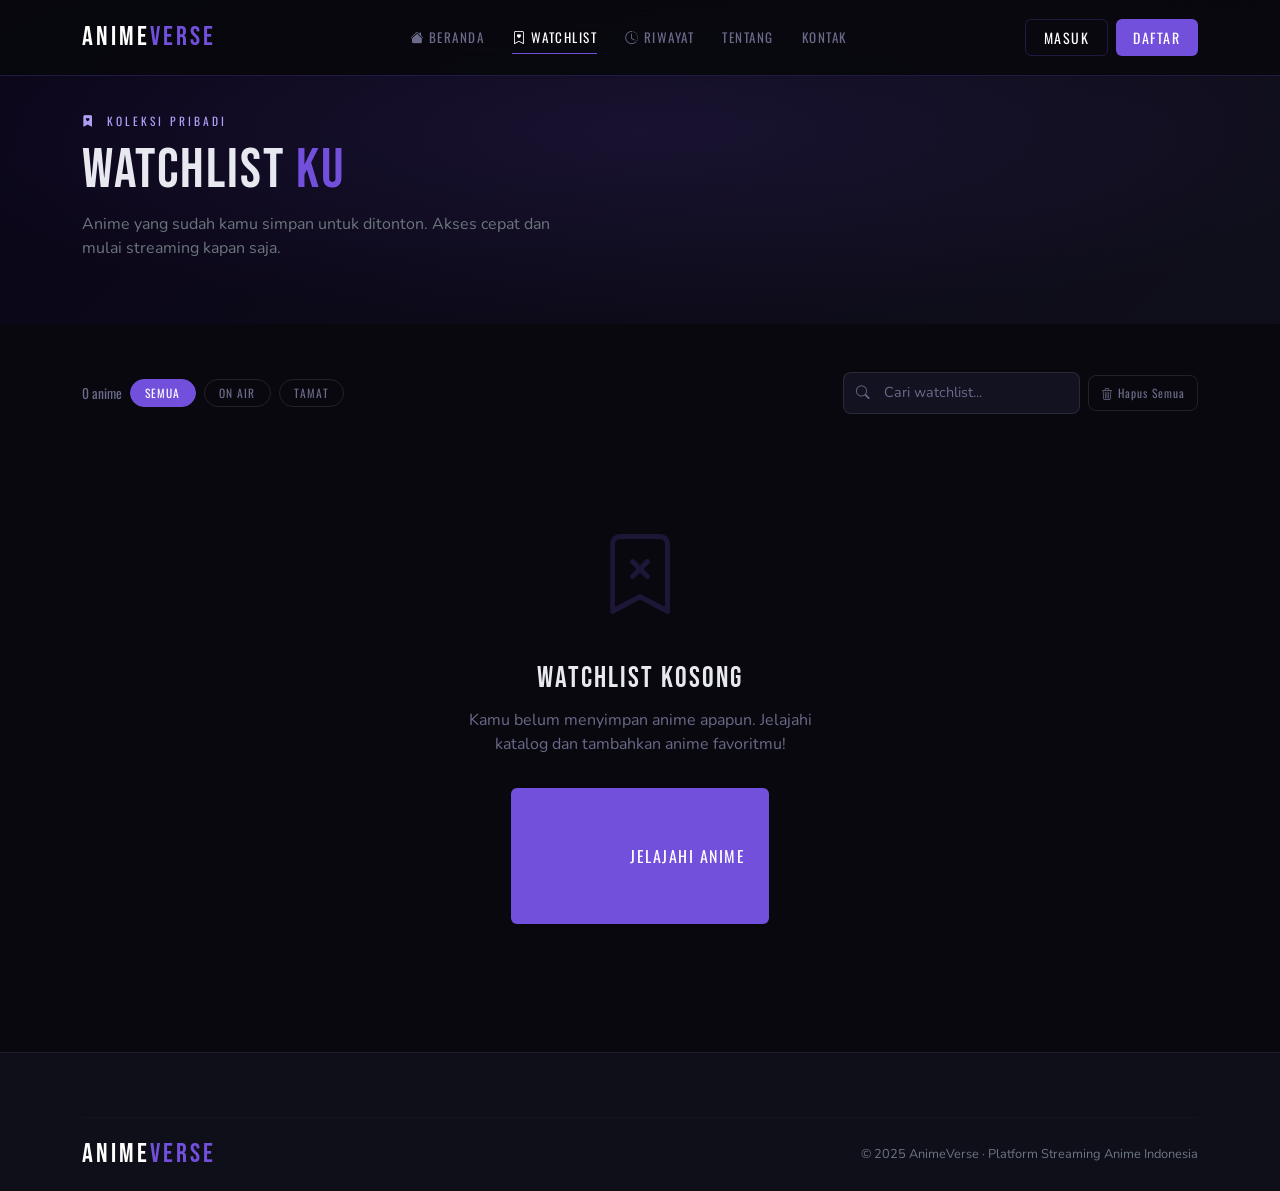
<file: watchlist.html>
<!DOCTYPE html>
<html lang="id" data-bs-theme="dark">
<head>
  <meta charset="UTF-8"/>
  <meta name="viewport" content="width=device-width, initial-scale=1.0"/>
  <title>Watchlist — AnimeVerse</title>
  <link href="https://cdn.jsdelivr.net/npm/bootstrap@5.3.3/dist/css/bootstrap.min.css" rel="stylesheet"/>
  <link href="https://fonts.googleapis.com/css2?family=Bebas+Neue&family=Nunito:wght@400;600;700&family=Oswald:wght@400;600;700&display=swap" rel="stylesheet"/>
  <link href="https://cdn.jsdelivr.net/npm/bootstrap-icons@1.11.3/font/bootstrap-icons.css" rel="stylesheet"/>
  <link href="css/style.css" rel="stylesheet"/>
  <style>
    .wl-hero { background: linear-gradient(135deg, #0a0518, #0f0f1a); padding: 7rem 0 3rem; position: relative; overflow: hidden; }
    .wl-hero::before { content:''; position:absolute; inset:0; background:radial-gradient(ellipse 60% 60% at 50% 40%, rgba(114,80,220,.12), transparent); pointer-events:none; }
    .wl-card {
      background: var(--mv-card); border: 1px solid rgba(255,255,255,.05);
      border-radius: 12px; overflow: hidden; transition: all .25s;
      display: flex; gap: 0;
    }
    .wl-card:hover { border-color: rgba(114,80,220,.4); transform: translateY(-3px); }
    .wl-thumb { width: 90px; min-width: 90px; position: relative; overflow: hidden; }
    .wl-thumb img { width:100%; height:100%; object-fit:cover; display:block; }
    .wl-thumb-placeholder { width:100%; height:100%; background:linear-gradient(135deg,#1a0a2e,#7250dc); display:flex; align-items:center; justify-content:center; font-size:2rem; min-height:120px; }
    .wl-body { padding: .9rem 1rem; flex:1; min-width:0; }
    .wl-title { font-family:'Oswald',sans-serif; font-size:1rem; font-weight:600; white-space:nowrap; overflow:hidden; text-overflow:ellipsis; }
    .wl-meta { font-size:.78rem; color:var(--mv-muted); margin-top:.25rem; }
    .wl-actions { display:flex; align-items:center; gap:.5rem; padding:.9rem; border-left:1px solid rgba(255,255,255,.04); flex-direction:column; justify-content:center; }
    .action-btn {
      width:36px; height:36px; border-radius:8px; border:1px solid rgba(255,255,255,.1);
      background:transparent; color:var(--mv-muted); cursor:pointer; font-size:.9rem;
      display:flex; align-items:center; justify-content:center; transition:all .2s;
    }
    .action-btn.play:hover { background:#7250dc; border-color:#7250dc; color:#fff; }
    .action-btn.remove:hover { background:rgba(230,57,70,.2); border-color:rgba(230,57,70,.4); color:#f87171; }
    .empty-state { text-align:center; padding: 5rem 2rem; }
    .empty-state i { font-size:5rem; color:rgba(114,80,220,.2); }
    .empty-state h4 { font-family:'Bebas Neue',sans-serif; letter-spacing:2px; margin:1.5rem 0 .75rem; font-size:1.8rem; }
    .empty-state p { color:var(--mv-muted); max-width:380px; margin:0 auto 2rem; }
    .filter-pill {
      font-family:'Oswald',sans-serif; font-size:.72rem; letter-spacing:1px; text-transform:uppercase;
      padding:.3rem .9rem; border-radius:20px; border:1px solid rgba(255,255,255,.1);
      color:var(--mv-muted); background:transparent; cursor:pointer; transition:all .2s;
    }
    .filter-pill:hover, .filter-pill.active { background:#7250dc; border-color:#7250dc; color:#fff; }
    .wl-search {
      background:var(--mv-card); border:1px solid rgba(255,255,255,.1);
      border-radius:8px; padding:.55rem 1rem .55rem 2.5rem;
      color:#fff; font-size:.9rem; width:100%; max-width:300px;
      outline:none; transition:border-color .2s;
    }
    .wl-search:focus { border-color:#7250dc; }
    .wl-search::placeholder { color:var(--mv-muted); }
    .wl-search-wrap { position:relative; }
    .wl-search-wrap i { position:absolute; left:.8rem; top:50%; transform:translateY(-50%); color:var(--mv-muted); pointer-events:none; }
    .score-pill { font-family:'Oswald',sans-serif; font-size:.7rem; letter-spacing:1px; padding:.15rem .5rem; border-radius:4px; background:rgba(255,255,255,.06); }
    .genre-tag { font-size:.65rem; padding:.15rem .45rem; border-radius:3px; background:rgba(114,80,220,.15); border:1px solid rgba(114,80,220,.25); color:#b09ef5; font-family:'Oswald',sans-serif; letter-spacing:.5px; }
  </style>
</head>
<body>

<!-- NAVBAR -->
<nav class="navbar navbar-expand-lg fixed-top">
  <div class="container">
    <a class="navbar-brand" href="index.html">Anime<span>Verse</span></a>
    <button class="navbar-toggler border-0" type="button" data-bs-toggle="collapse" data-bs-target="#navMenu">
      <span class="navbar-toggler-icon"></span>
    </button>
    <div class="collapse navbar-collapse" id="navMenu">
      <ul class="navbar-nav mx-auto gap-lg-1">
        <li class="nav-item"><a class="nav-link" href="index.html"><i class="bi bi-house-fill me-1"></i>Beranda</a></li>
        <li class="nav-item"><a class="nav-link active" href="watchlist.html"><i class="bi bi-bookmark-heart me-1"></i>Watchlist</a></li>
        <li class="nav-item"><a class="nav-link" href="history.html"><i class="bi bi-clock-history me-1"></i>Riwayat</a></li>
        <li class="nav-item"><a class="nav-link" href="about.html">Tentang</a></li>
        <li class="nav-item"><a class="nav-link" href="kontak.html">Kontak</a></li>
      </ul>
      <div class="d-flex gap-2 mt-2 mt-lg-0">
        <a href="login.html" class="btn btn-mv-outline btn-sm">Masuk</a>
        <a href="login.html#daftar" class="btn btn-mv-primary btn-sm">Daftar</a>
      </div>
    </div>
  </div>
</nav>

<!-- HERO -->
<div class="wl-hero">
  <div class="container" style="position:relative;z-index:1">
    <div class="label-text mb-2" style="color:#b09ef5"><i class="bi bi-bookmark-heart-fill me-1"></i> Koleksi Pribadi</div>
    <h1 class="display-4 mb-2">WATCHLIST<span style="color:#7250dc"> KU</span></h1>
    <p class="text-secondary" style="max-width:480px">Anime yang sudah kamu simpan untuk ditonton. Akses cepat dan mulai streaming kapan saja.</p>
  </div>
</div>

<!-- CONTENT -->
<section class="py-5">
  <div class="container">

    <!-- TOOLBAR -->
    <div class="d-flex align-items-center justify-content-between flex-wrap gap-3 mb-4">
      <div class="d-flex align-items-center gap-2 flex-wrap">
        <span id="wlCount" style="font-family:'Oswald',sans-serif;font-size:.85rem;color:var(--mv-muted)">0 anime</span>
        <div class="d-flex gap-2">
          <button class="filter-pill active" data-filter="all" onclick="setFilter('all',this)">Semua</button>
          <button class="filter-pill" data-filter="airing" onclick="setFilter('airing',this)">On Air</button>
          <button class="filter-pill" data-filter="finished" onclick="setFilter('finished',this)">Tamat</button>
        </div>
      </div>
      <div class="d-flex gap-2 align-items-center">
        <div class="wl-search-wrap">
          <i class="bi bi-search" style="font-size:.85rem"></i>
          <input type="text" class="wl-search" id="wlSearch" placeholder="Cari watchlist..." oninput="filterSearch()">
        </div>
        <button class="action-btn remove" onclick="clearAll()" title="Hapus Semua" style="width:auto;padding:0 .75rem;white-space:nowrap;font-family:'Oswald',sans-serif;font-size:.72rem;letter-spacing:1px;border-radius:8px">
          <i class="bi bi-trash3 me-1"></i> Hapus Semua
        </button>
      </div>
    </div>

    <!-- GRID -->
    <div id="wlGrid" class="d-flex flex-column gap-3"></div>
    <div id="wlEmpty" class="empty-state" style="display:none">
      <i class="bi bi-bookmark-x"></i>
      <h4>Watchlist Kosong</h4>
      <p>Kamu belum menyimpan anime apapun. Jelajahi katalog dan tambahkan anime favoritmu!</p>
      <a href="index.html" class="btn btn-mv-primary px-4 py-2"><i class="bi bi-play-circle-fill me-2"></i>Jelajahi Anime</a>
    </div>

  </div>
</section>

<!-- FOOTER -->
<footer class="pt-5 pb-3">
  <div class="container">
    <hr style="border-color:rgba(255,255,255,.08)"/>
    <div class="d-flex justify-content-between align-items-center flex-wrap gap-2">
      <a href="index.html" class="navbar-brand">Anime<span>Verse</span></a>
      <span class="text-secondary" style="font-size:.8rem">© 2025 AnimeVerse · Platform Streaming Anime Indonesia</span>
    </div>
  </div>
</footer>

<script src="https://cdn.jsdelivr.net/npm/bootstrap@5.3.3/dist/js/bootstrap.bundle.min.js"></script>
<script src="js/main.js"></script>
<script>
let allItems = [];
let currentFilter = 'all';
let searchQ = '';

function getWatchlist() {
  try { return JSON.parse(localStorage.getItem('av_watchlist') || '[]'); }
  catch(e) { return []; }
}

function timeAgo(isoStr) {
  const diff = Date.now() - new Date(isoStr).getTime();
  const mins = Math.floor(diff / 60000);
  const hrs = Math.floor(mins / 60);
  const days = Math.floor(hrs / 24);
  if (days > 0) return `${days} hari lalu`;
  if (hrs > 0) return `${hrs} jam lalu`;
  if (mins > 0) return `${mins} menit lalu`;
  return 'Baru saja';
}

function render() {
  const grid = document.getElementById('wlGrid');
  const empty = document.getElementById('wlEmpty');
  let items = allItems;

  // Filter
  if (currentFilter === 'airing') items = items.filter(a => a.status === 'Currently Airing');
  if (currentFilter === 'finished') items = items.filter(a => a.status === 'Finished Airing');

  // Search
  if (searchQ) items = items.filter(a => (a.title || '').toLowerCase().includes(searchQ.toLowerCase()));

  document.getElementById('wlCount').textContent = `${items.length} anime`;

  if (!items.length) {
    grid.innerHTML = '';
    empty.style.display = '';
    return;
  }
  empty.style.display = 'none';

  grid.innerHTML = items.map(a => {
    const title = a.title || 'Unknown';
    const score = a.score ? `<span class="score-pill">⭐ ${parseFloat(a.score).toFixed(1)}</span>` : '';
    const genres = (a.genres || []).slice(0,3).map(g => `<span class="genre-tag">${g.name||g}</span>`).join(' ');
    const savedAt = a.saved_at ? timeAgo(a.saved_at) : '';
    return `
      <div class="wl-card" id="wl-${a.mal_id}">
        <div class="wl-thumb">
          ${a.image
            ? `<img src="${a.image}" alt="${title}" onerror="this.parentElement.innerHTML='<div class=\\'wl-thumb-placeholder\\'><i class=\\'bi bi-play-circle\\'></i></div>'">`
            : `<div class="wl-thumb-placeholder"><i class="bi bi-play-circle"></i></div>`}
        </div>
        <div class="wl-body">
          <div class="wl-title">${title}</div>
          <div class="wl-meta d-flex align-items-center gap-2 flex-wrap mt-1">
            ${score}
            ${a.status ? `<span style="font-size:.72rem;color:${a.status==='Currently Airing'?'#7250dc':'var(--mv-muted)'}">${a.status}</span>` : ''}
            ${savedAt ? `<span style="font-size:.7rem;color:var(--mv-muted)"><i class="bi bi-clock" style="font-size:.6rem"></i> Disimpan ${savedAt}</span>` : ''}
          </div>
          ${genres ? `<div class="d-flex flex-wrap gap-1 mt-2">${genres}</div>` : ''}
        </div>
        <div class="wl-actions">
          <a href="watch.html?id=${a.id || a.mal_id}&title=${encodeURIComponent(title)}" class="action-btn play" title="Tonton">
            <i class="bi bi-play-fill"></i>
          </a>
          <button class="action-btn" title="Detail" onclick="window.location.href='index.html?id=${a.id || a.mal_id}'" style="color:var(--mv-muted)">
            <i class="bi bi-info-circle"></i>
          </button>
          <button class="action-btn remove" title="Hapus dari Watchlist" onclick="removeItem(${a.mal_id})">
            <i class="bi bi-trash3"></i>
          </button>
        </div>
      </div>`;
  }).join('');
}

function removeItem(malId) {
  let list = getWatchlist();
  list = list.filter(a => a.mal_id !== malId);
  localStorage.setItem('av_watchlist', JSON.stringify(list));
  allItems = list;
  render();
}

function clearAll() {
  if (!allItems.length) return;
  if (confirm(`Hapus semua ${allItems.length} anime dari watchlist?`)) {
    localStorage.setItem('av_watchlist', JSON.stringify([]));
    allItems = [];
    render();
  }
}

function setFilter(f, btn) {
  currentFilter = f;
  document.querySelectorAll('.filter-pill').forEach(b => b.classList.remove('active'));
  btn.classList.add('active');
  render();
}

function filterSearch() {
  searchQ = document.getElementById('wlSearch').value;
  render();
}

// Load anime details to get status
async function enrichData(items) {
  // Enrich up to 5 items with fresh data
  const toEnrich = items.slice(0, 5);
  for (const item of toEnrich) {
    if (!item.status) {
      try {
        const res = await fetch(`https://api.jikan.moe/v4/anime/${item.mal_id}`);
        const data = await res.json();
        if (data.data) {
          item.status = data.data.status;
          item.score = data.data.score;
          if (!item.genres && data.data.genres) item.genres = data.data.genres;
        }
        await new Promise(r => setTimeout(r, 300)); // rate limit
      } catch(e) {}
    }
  }
  render();
}

allItems = getWatchlist();
render();
enrichData(allItems);
</script>
</body>
</html>
</file>
<file: css/style.css>
/* ═══════════════════════════════════════════════════
   MangaVerse — Global Stylesheet
   Bootstrap 5 + Custom Design System
   ═══════════════════════════════════════════════════ */

/* ── 1. CSS VARIABLES ── */
:root {
  --mv-red:    #7250dc;
  --mv-red2:   #5c3db0;
  --mv-gold:   #ffd166;
  --mv-dark:   #08080e;
  --mv-dark2:  #0f0f1a;
  --mv-card:   #121220;
  --mv-border: rgba(114, 80, 220, 0.25);
  --mv-muted:  #6a6a8a;
  --mv-trans:  rgba(114, 80, 220, 0.08);
}

/* ── 2. BASE ── */
*, *::before, *::after { box-sizing: border-box; }
html { scroll-behavior: smooth; }
body {
  background: var(--mv-dark);
  font-family: 'Nunito', sans-serif;
  color: #e8e8f0;
  min-height: 100vh;
  -webkit-font-smoothing: antialiased;
}
::selection { background: var(--mv-red); color: #fff; }
::-webkit-scrollbar { width: 6px; }
::-webkit-scrollbar-track { background: var(--mv-dark2); }
::-webkit-scrollbar-thumb { background: #7250dc; border-radius: 3px; }

h1, h2, h3, h4,
.display-1, .display-2, .display-3,
.display-4, .display-5, .display-6 {
  font-family: 'Bebas Neue', sans-serif;
  letter-spacing: 2px;
}

/* ── 3. TYPOGRAPHY UTILITIES ── */
.label-text {
  font-family: 'Oswald', sans-serif;
  font-size: .72rem;
  letter-spacing: 3px;
  text-transform: uppercase;
  color: var(--mv-red);
}

/* ── 4. NAVBAR ── */
.navbar {
  background: rgba(8, 8, 14, 0.92) !important;
  backdrop-filter: blur(20px);
  -webkit-backdrop-filter: blur(20px);
  border-bottom: 1px solid var(--mv-border);
  padding: .75rem 0;
}
.navbar-brand {
  font-family: 'Bebas Neue', sans-serif;
  font-size: 1.7rem;
  letter-spacing: 3px;
  color: #fff !important;
  text-decoration: none;
}
.navbar-brand span { color: var(--mv-red); }
.nav-link {
  font-family: 'Oswald', sans-serif;
  font-size: .82rem;
  letter-spacing: 1.5px;
  text-transform: uppercase;
  color: var(--mv-muted) !important;
  transition: color .2s;
  padding: .4rem .75rem !important;
  position: relative;
}
.nav-link::after {
  content: '';
  position: absolute;
  bottom: 0; left: .75rem; right: .75rem;
  height: 1px;
  background: var(--mv-red);
  transform: scaleX(0);
  transition: transform .25s;
}
.nav-link:hover, .nav-link.active { color: #fff !important; }
.nav-link:hover::after, .nav-link.active::after { transform: scaleX(1); }
.navbar-toggler { border: none; box-shadow: none !important; }

/* ── 5. BUTTONS ── */
.btn-mv-primary {
  background: var(--mv-red);
  color: #fff;
  border: none;
  font-family: 'Oswald', sans-serif;
  letter-spacing: 1.5px;
  text-transform: uppercase;
  transition: background .2s, transform .15s, box-shadow .2s;
  text-decoration: none;
  display: inline-flex;
  align-items: center;
  gap: .4rem;
  border-radius: 6px;
  padding: .45rem 1.1rem;
}
.btn-mv-primary:hover {
  background: var(--mv-red2);
  color: #fff;
  transform: translateY(-1px);
  box-shadow: 0 6px 20px rgba(114, 80, 220, .35);
}
.btn-mv-outline {
  border: 1px solid var(--mv-border);
  color: #fff;
  font-family: 'Oswald', sans-serif;
  letter-spacing: 1.5px;
  text-transform: uppercase;
  background: transparent;
  transition: border-color .2s, color .2s, background .2s, transform .15s;
  text-decoration: none;
  display: inline-flex;
  align-items: center;
  gap: .4rem;
  border-radius: 6px;
  padding: .45rem 1.1rem;
}
.btn-mv-outline:hover {
  border-color: var(--mv-red);
  color: var(--mv-red);
  background: rgba(114, 80, 220, .06);
  transform: translateY(-1px);
}

/* ── 6. TICKER ── */
.ticker-wrap { background: var(--mv-red); overflow: hidden; padding: .45rem 0; }
.ticker {
  display: flex;
  gap: 3rem;
  animation: ticker 35s linear infinite;
  white-space: nowrap;
  width: max-content;
}
.ticker-item {
  font-family: 'Oswald', sans-serif;
  font-size: .75rem;
  letter-spacing: 2px;
  text-transform: uppercase;
  color: #fff;
  display: flex;
  align-items: center;
  gap: .5rem;
}
.ticker-item::before { content: '◆'; font-size: .45rem; opacity: .7; }
@keyframes ticker {
  from { transform: translateX(0); }
  to   { transform: translateX(-50%); }
}

/* ── 7. COMIC CARDS ── */
.mv-card {
  background: var(--mv-card);
  border: 1px solid rgba(255, 255, 255, .05);
  border-radius: 10px;
  transition: transform .25s, border-color .25s, box-shadow .25s;
}
.mv-card:hover {
  transform: translateY(-6px);
  border-color: var(--mv-border);
  box-shadow: 0 16px 40px rgba(0, 0, 0, .5);
}
.comic-thumb {
  aspect-ratio: .72;
  border-radius: 8px 8px 0 0;
  display: flex;
  align-items: center;
  justify-content: center;
  font-size: 3rem;
  position: relative;
  overflow: hidden;
}
.comic-thumb-overlay {
  position: absolute; inset: 0;
  background: linear-gradient(0deg, rgba(0,0,0,.85), transparent 55%);
}
.badge-mv {
  font-family: 'Oswald', sans-serif;
  font-size: .58rem;
  letter-spacing: 1px;
  text-transform: uppercase;
  padding: .18rem .55rem;
  border-radius: 4px;
  position: absolute;
  top: .5rem; left: .5rem;
}
.ch-label {
  position: absolute;
  bottom: .5rem; right: .6rem;
  font-family: 'Oswald', sans-serif;
  font-size: .62rem;
  color: var(--mv-gold);
  letter-spacing: 1px;
}
.comic-title-card {
  font-family: 'Oswald', sans-serif;
  font-size: .9rem;
  font-weight: 600;
  white-space: nowrap;
  overflow: hidden;
  text-overflow: ellipsis;
}
.comic-genre-card { font-size: .72rem; color: var(--mv-muted); }
.star-gold { color: var(--mv-gold); font-size: .72rem; }

/* ── 8. GENRE PILLS ── */
.genre-pill {
  font-family: 'Oswald', sans-serif;
  font-size: .72rem;
  letter-spacing: 1px;
  text-transform: uppercase;
  padding: .32rem .95rem;
  border-radius: 20px;
  border: 1px solid rgba(255, 255, 255, .1);
  color: var(--mv-muted);
  background: transparent;
  cursor: pointer;
  transition: all .2s;
}
.genre-pill:hover, .genre-pill.active {
  background: var(--mv-red);
  border-color: var(--mv-red);
  color: #fff;
}

/* ── 9. UPDATE LIST ── */
.update-item {
  display: grid;
  grid-template-columns: 60px 1fr auto;
  gap: 1rem;
  align-items: center;
  background: var(--mv-card);
  border: 1px solid rgba(255, 255, 255, .04);
  border-radius: 8px;
  padding: .75rem 1rem;
  text-decoration: none;
  color: inherit;
  transition: border-color .2s, transform .2s;
}
.update-item:hover { border-color: var(--mv-border); transform: translateX(5px); color: inherit; }
.update-thumb-sm {
  width: 60px; height: 78px; border-radius: 5px;
  display: flex; align-items: center; justify-content: center;
  font-size: 1.7rem;
}
.update-title-sm { font-family: 'Oswald', sans-serif; font-size: .92rem; font-weight: 600; white-space: nowrap; overflow: hidden; text-overflow: ellipsis; }
.update-ch-sm   { font-size: .78rem; color: var(--mv-red); }
.update-time-sm { font-size: .68rem; color: var(--mv-muted); }

/* ── 10. GENRE SECTION CARDS ── */
.genre-card-mv {
  background: var(--mv-card);
  border: 1px solid rgba(255, 255, 255, .05);
  border-radius: 8px;
  padding: 1.5rem 1rem;
  text-align: center;
  text-decoration: none;
  color: inherit;
  display: block;
  transition: all .25s;
}
.genre-card-mv:hover {
  border-color: var(--mv-red);
  transform: translateY(-4px);
  background: rgba(114, 80, 220, .06);
  color: inherit;
}
.genre-card-mv .g-name {
  font-family: 'Oswald', sans-serif;
  font-size: .75rem;
  letter-spacing: 1.5px;
  text-transform: uppercase;
  color: var(--mv-muted);
  transition: color .2s;
}
.genre-card-mv:hover .g-name { color: #fff; }
.genre-card-mv .g-count { font-size: .68rem; color: var(--mv-red); margin-top: .2rem; }

/* ── 11. FEATURE CARDS ── */
.feature-card-mv {
  background: var(--mv-card);
  border: 1px solid rgba(255, 255, 255, .05);
  border-radius: 10px;
  padding: 2rem;
  transition: border-color .2s, transform .2s;
  height: 100%;
}
.feature-card-mv:hover { border-color: var(--mv-border); transform: translateY(-3px); }
.feature-title-mv { font-family: 'Oswald', sans-serif; font-size: 1.05rem; font-weight: 600; letter-spacing: 1px; margin-bottom: .5rem; }

/* ── 12. FEATURED BANNER ── */
.featured-banner {
  background: var(--mv-card);
  border: 1px solid var(--mv-border);
  border-radius: 14px;
  overflow: hidden;
}
.featured-art {
  background: linear-gradient(135deg, #1a0a2e, #7250dc, #ff6b35);
  min-height: 280px;
  display: flex; align-items: center;
  justify-content: center; font-size: 6rem;
  position: relative;
}
.featured-art::after {
  content: ''; position: absolute; inset: 0;
  background: linear-gradient(90deg, transparent 40%, var(--mv-card));
}
.featured-tag-mv {
  font-family: 'Oswald', sans-serif;
  font-size: .65rem; letter-spacing: 1.5px; text-transform: uppercase;
  padding: .25rem .75rem; border-radius: 4px;
  background: rgba(114,80,220,.12);
  border: 1px solid rgba(114,80,220,.3);
  color: var(--mv-red);
}

/* ── 13. SECTION BG ── */
.bg-mv-dark2 {
  background: var(--mv-dark2) !important;
  border-top: 1px solid rgba(255, 255, 255, .04);
  border-bottom: 1px solid rgba(255, 255, 255, .04);
}

/* ── 14. FOOTER ── */
footer { background: var(--mv-dark2); border-top: 1px solid rgba(255, 255, 255, .06); }
.footer-heading { font-family: 'Oswald', sans-serif; font-size: .78rem; letter-spacing: 2.5px; text-transform: uppercase; margin-bottom: 1.2rem; color: #fff; }
.footer-link { color: var(--mv-muted); text-decoration: none; font-size: .87rem; display: block; margin-bottom: .5rem; transition: color .2s, transform .2s; }
.footer-link:hover { color: #fff; transform: translateX(3px); }
.social-btn-mv {
  width: 36px; height: 36px; border-radius: 6px;
  border: 1px solid var(--mv-border);
  display: inline-flex; align-items: center; justify-content: center;
  font-size: 1rem; transition: all .2s;
  text-decoration: none; color: var(--mv-muted);
}
.social-btn-mv:hover { background: var(--mv-red); border-color: var(--mv-red); color: #fff; transform: translateY(-2px); }

/* ── 15. CTA SECTION ── */
.cta-section { position: relative; overflow: hidden; }
.cta-section::before {
  content: ''; position: absolute; inset: 0;
  background: radial-gradient(ellipse 60% 80% at 50% 50%, rgba(114,80,220,.1), transparent);
  pointer-events: none;
}

/* ── 16. SCROLL REVEAL ── */
[data-reveal] {
  opacity: 0;
  transform: translateY(28px);
  transition: opacity .65s ease, transform .65s ease;
}
[data-reveal].revealed { opacity: 1; transform: translateY(0); }
[data-delay="100"] { transition-delay: .1s; }
[data-delay="150"] { transition-delay: .15s; }
[data-delay="200"] { transition-delay: .2s; }
[data-delay="250"] { transition-delay: .25s; }
[data-delay="300"] { transition-delay: .3s; }
[data-delay="350"] { transition-delay: .35s; }
[data-delay="400"] { transition-delay: .4s; }
[data-delay="450"] { transition-delay: .45s; }
[data-delay="500"] { transition-delay: .5s; }

/* ── 17. THUMB GRADIENTS ── */
.t1  { background: linear-gradient(135deg, #1a1a2e, #7250dc); }
.t2  { background: linear-gradient(135deg, #0d1b2a, #1b4965); }
.t3  { background: linear-gradient(135deg, #2d1b69, #9b2335); }
.t4  { background: linear-gradient(135deg, #1a2f1a, #2d7a3a); }
.t5  { background: linear-gradient(135deg, #3d1c02, #c76b2a); }
.t6  { background: linear-gradient(135deg, #1a0a2e, #6b35d3); }
.t7  { background: linear-gradient(135deg, #0a1f2e, #0d4f6e); }
.t8  { background: linear-gradient(135deg, #2e1a0a, #8c4a1a); }
.t9  { background: linear-gradient(135deg, #1a2e2e, #2d8a7a); }
.t10 { background: linear-gradient(135deg, #2e2a0a, #8a7a2d); }
.t11 { background: linear-gradient(135deg, #0a1a2e, #2d5a8f); }
.t12 { background: linear-gradient(135deg, #2e0a1a, #8f2d5a); }

/* ── 18. PAGE HERO (shared inner pages) ── */
.page-hero {
  padding: 9rem 0 5rem;
  background: linear-gradient(135deg, var(--mv-dark) 0%, #180a0f 60%, #0a0a1a 100%);
  position: relative; overflow: hidden; text-align: center;
}
.page-hero::before {
  content: ''; position: absolute; inset: 0;
  background: radial-gradient(ellipse 70% 60% at 50% 40%, rgba(114,80,220,.1), transparent);
  pointer-events: none;
}
.hero-glyph {
  position: absolute; font-family: 'Bebas Neue', sans-serif;
  color: rgba(114,80,220,.05); pointer-events: none; user-select: none; line-height: 1;
}
.hero-chip {
  display: inline-flex; align-items: center; gap: .5rem;
  border: 1px solid var(--mv-border); border-radius: 20px;
  padding: .3rem 1rem; font-family: 'Oswald', sans-serif;
  font-size: .72rem; letter-spacing: 2px; text-transform: uppercase;
  color: var(--mv-red);
}

/* ── 19. INDEX HERO ── */
.hero-section {
  min-height: 92vh;
  background: linear-gradient(135deg, var(--mv-dark) 0%, #0a0518 55%, #0a0a1a 100%);
  position: relative; overflow: hidden;
  display: flex; align-items: center;
}
.hero-section::before {
  content: ''; position: absolute; inset: 0;
  background: radial-gradient(ellipse 55% 65% at 68% 45%, rgba(114,80,220,.12), transparent);
  pointer-events: none;
}
.hero-badge {
  display: inline-flex; align-items: center; gap: .5rem;
  border: 1px solid var(--mv-border); border-radius: 20px;
  padding: .3rem 1rem; font-family: 'Oswald', sans-serif;
  font-size: .72rem; letter-spacing: 2px; text-transform: uppercase;
  color: var(--mv-red);
}
.hero-badge::before {
  content: ''; width: 6px; height: 6px; border-radius: 50%;
  background: var(--mv-red); animation: pulse 1.5s infinite;
}
@keyframes pulse {
  0%, 100% { opacity: 1; transform: scale(1); }
  50%       { opacity: .5; transform: scale(1.5); }
}
.hero-title {
  font-family: 'Bebas Neue', sans-serif;
  font-size: clamp(3.5rem, 8vw, 6.5rem);
  line-height: .92; letter-spacing: 3px;
}
.hero-title .red  { color: var(--mv-red); }
.hero-title .gold { color: var(--mv-gold); }
.stat-num { font-family: 'Bebas Neue', sans-serif; font-size: 2.1rem; letter-spacing: 2px; }
.stat-num span { color: var(--mv-red); }
.stat-label { font-family: 'Oswald', sans-serif; font-size: .68rem; letter-spacing: 2px; text-transform: uppercase; color: var(--mv-muted); }

/* ── 20. MANGA STACK ── */
.manga-stack { position: relative; width: 320px; height: 400px; margin: 0 auto; }
.mcard { position: absolute; border-radius: 10px; overflow: hidden; box-shadow: 0 20px 60px rgba(0,0,0,.7); }
.mcard-front {
  width: 74%; aspect-ratio: .72; top: 0; left: 13%;
  border: 1px solid rgba(114,80,220,.5);
  background: linear-gradient(135deg, #0a0a1a, #1a1a3e);
  z-index: 3; animation: floatCard 3s ease-in-out infinite;
}
.mcard-left  { width: 62%; aspect-ratio: .72; top: 7%; left: -2%;  transform: rotate(-9deg); background: linear-gradient(135deg, #2d1b69, #7b2d8b); z-index: 2; }
.mcard-right { width: 62%; aspect-ratio: .72; top: 7%; right: -2%; transform: rotate(9deg);  background: linear-gradient(135deg, #1a2f1a, #2d7a3a); z-index: 2; }
.mcard-inner {
  width: 100%; height: 100%;
  display: flex; flex-direction: column; justify-content: flex-end;
  padding: 1rem; background: linear-gradient(0deg, rgba(0,0,0,.85), transparent 55%);
}
.mcard-emoji { position: absolute; inset: 0; display: flex; align-items: center; justify-content: center; font-size: 5rem; opacity: .12; }
.mcard-title { font-family: 'Bebas Neue', sans-serif; font-size: 1.2rem; letter-spacing: 2px; position: relative; }
.mcard-sub   { font-size: .65rem; color: var(--mv-muted); letter-spacing: 1px; text-transform: uppercase; }
.badge-hot-mv {
  position: absolute; top: .6rem; right: .6rem;
  background: var(--mv-red); color: #fff;
  font-family: 'Oswald', sans-serif; font-size: .58rem; letter-spacing: 1px;
  text-transform: uppercase; padding: .15rem .5rem; border-radius: 3px;
}
@keyframes floatCard {
  0%, 100% { transform: translateY(0); }
  50%       { transform: translateY(-10px); }
}

/* ── 21. ABOUT PAGE ── */
.stat-card {
  background: var(--mv-card); border: 1px solid rgba(255,255,255,.05);
  border-radius: 10px; padding: 2rem 1.5rem; text-align: center;
  transition: transform .25s, border-color .2s;
}
.stat-card:hover { transform: translateY(-4px); border-color: var(--mv-border); }
.stat-big { font-family: 'Bebas Neue', sans-serif; font-size: 3rem; letter-spacing: 2px; color: var(--mv-red); }
.stat-lbl { font-family: 'Oswald', sans-serif; font-size: .75rem; letter-spacing: 2px; text-transform: uppercase; color: var(--mv-muted); }

.story-badge {
  background: var(--mv-card); border: 1px solid var(--mv-border);
  border-radius: 8px; padding: .8rem 1.25rem;
  display: flex; align-items: center; gap: .75rem;
  margin-bottom: .75rem; transition: transform .2s;
}
.story-badge:hover { transform: translateX(4px); }
.story-badge-num { font-family: 'Bebas Neue', sans-serif; font-size: 1.5rem; color: var(--mv-red); }
.story-badge-text { font-family: 'Oswald', sans-serif; font-size: .8rem; letter-spacing: 1px; }

.vm-card {
  background: var(--mv-card); border-radius: 12px; padding: 2.5rem;
  border: 1px solid rgba(255,255,255,.05); position: relative; overflow: hidden; height: 100%;
}
.vm-card::before { content: ''; position: absolute; top: 0; left: 0; right: 0; height: 3px; }
.vm-card.vision::before { background: linear-gradient(90deg, var(--mv-red), #ff6b35); }
.vm-card.misi::before   { background: linear-gradient(90deg, var(--mv-gold), #f4a261); }
.vm-title { font-family: 'Bebas Neue', sans-serif; font-size: 1.6rem; letter-spacing: 2px; margin-bottom: 1rem; }
.vm-card.vision .vm-title { color: var(--mv-red); }
.vm-card.misi   .vm-title { color: var(--mv-gold); }
.vm-list { list-style: none; padding: 0; margin-top: 1rem; }
.vm-list li { color: var(--mv-muted); font-size: .88rem; line-height: 1.7; padding: .4rem 0; border-bottom: 1px solid rgba(255,255,255,.04); display: flex; gap: .75rem; }
.vm-list li::before { content: '▸'; color: var(--mv-red); flex-shrink: 0; }
.vm-card.misi .vm-list li::before { color: var(--mv-gold); }

.tl-item { display: grid; grid-template-columns: 1fr 50px 1fr; gap: 1rem; margin-bottom: 2rem; align-items: start; }
.tl-line { position: relative; }
.tl-line::before { content: ''; position: absolute; left: 50%; top: 14px; bottom: -2rem; width: 1px; background: rgba(114,80,220,.25); transform: translateX(-50%); }
.tl-dot { width: 14px; height: 14px; border-radius: 50%; background: var(--mv-red); border: 3px solid var(--mv-dark); box-shadow: 0 0 0 2px var(--mv-red); margin: 0 auto; }
.tl-year { font-family: 'Bebas Neue', sans-serif; font-size: 1.8rem; letter-spacing: 2px; color: var(--mv-red); }
.tl-title-mv { font-family: 'Oswald', sans-serif; font-size: 1rem; font-weight: 600; margin-bottom: .3rem; }
.tl-desc { font-size: .84rem; color: var(--mv-muted); line-height: 1.7; }

.team-card {
  background: var(--mv-card); border: 1px solid rgba(255,255,255,.05);
  border-radius: 12px; overflow: hidden; text-align: center; height: 100%;
  transition: transform .25s, border-color .2s;
}
.team-card:hover { transform: translateY(-6px); border-color: var(--mv-border); }
.team-avatar { height: 160px; display: flex; align-items: center; justify-content: center; font-size: 4.5rem; position: relative; }
.team-avatar::after { content: ''; position: absolute; inset: 0; background: linear-gradient(0deg, rgba(0,0,0,.7), transparent 60%); }
.team-name { font-family: 'Oswald', sans-serif; font-size: 1.05rem; font-weight: 600; }
.team-role { font-size: .7rem; letter-spacing: 1.5px; text-transform: uppercase; color: var(--mv-red); margin-bottom: .5rem; }
.team-social {
  width: 30px; height: 30px; border-radius: 4px;
  border: 1px solid rgba(255,255,255,.08);
  display: inline-flex; align-items: center; justify-content: center;
  font-size: .85rem; cursor: pointer; transition: all .2s;
  text-decoration: none; color: var(--mv-muted);
}
.team-social:hover { background: var(--mv-red); border-color: var(--mv-red); color: #fff; }

.value-card {
  background: var(--mv-card); border: 1px solid rgba(255,255,255,.05);
  border-radius: 10px; padding: 2rem; position: relative; overflow: hidden;
  transition: border-color .2s; height: 100%;
}
.value-card:hover { border-color: var(--mv-border); }
.value-num { font-family: 'Bebas Neue', sans-serif; font-size: 5rem; color: rgba(114,80,220,.07); position: absolute; top: -.5rem; right: 1rem; line-height: 1; }
.value-title { font-family: 'Oswald', sans-serif; font-size: 1rem; font-weight: 600; letter-spacing: 1px; margin-bottom: .5rem; }

.partner-badge {
  background: var(--mv-card); border: 1px solid rgba(255,255,255,.06);
  border-radius: 8px; padding: 1rem 2rem;
  display: flex; align-items: center; gap: .75rem;
  transition: border-color .2s, transform .2s;
}
.partner-badge:hover { border-color: var(--mv-border); transform: translateY(-2px); }
.partner-name { font-family: 'Oswald', sans-serif; font-size: .85rem; letter-spacing: 1px; color: var(--mv-muted); }

.big-year {
  font-family: 'Bebas Neue', sans-serif;
  font-size: clamp(6rem, 14vw, 12rem);
  letter-spacing: -4px; line-height: 1;
  color: transparent;
  -webkit-text-stroke: 1px rgba(114,80,220,.2);
}
.a1 { background: linear-gradient(135deg, #1a1a2e, #7250dc); }
.a2 { background: linear-gradient(135deg, #0d1b2a, #2d6a8f); }
.a3 { background: linear-gradient(135deg, #2d1b69, #7b4ea6); }
.a4 { background: linear-gradient(135deg, #1a2f1a, #3a8a4a); }
.a5 { background: linear-gradient(135deg, #2e1a0a, #a05a20); }

/* ── 22. AUTH PAGE ── */
.auth-wrapper { min-height: 100vh; display: flex; }
.auth-left {
  flex: 1; min-height: 100vh;
  background: linear-gradient(135deg, #0a0a0f 0%, #0a0518 50%, #0f0a1a 100%);
  position: relative; overflow: hidden;
  display: flex; flex-direction: column; justify-content: center; align-items: center; padding: 3rem;
}
.auth-left::before {
  content: ''; position: absolute; inset: 0;
  background: radial-gradient(ellipse 70% 70% at 50% 50%, rgba(114,80,220,.15), transparent);
  pointer-events: none;
}
.auth-glyph { position: absolute; font-family: 'Bebas Neue', sans-serif; color: rgba(114,80,220,.05); pointer-events: none; }
.auth-right {
  width: 480px; min-width: 360px;
  background: var(--mv-dark2);
  border-left: 1px solid var(--mv-border);
  display: flex; flex-direction: column; justify-content: center;
  padding: 3rem; overflow-y: auto;
}

.auth-tabs { display: flex; background: var(--mv-card); border-radius: 8px; padding: 4px; margin-bottom: 2rem; }
.auth-tab {
  flex: 1; text-align: center; padding: .6rem; border-radius: 6px; cursor: pointer;
  font-family: 'Oswald', sans-serif; font-size: .85rem; letter-spacing: 1px; text-transform: uppercase;
  color: var(--mv-muted); transition: all .2s; border: none; background: transparent;
}
.auth-tab.active { background: var(--mv-red); color: #fff; }

.form-control, .form-select {
  background: var(--mv-card) !important;
  border: 1px solid rgba(255,255,255,.1) !important;
  color: #fff !important; border-radius: 8px;
  padding: .75rem 1rem; font-size: .92rem;
}
.form-control:focus, .form-select:focus {
  border-color: var(--mv-red) !important;
  box-shadow: 0 0 0 3px rgba(114,80,220,.15) !important;
  outline: none;
}
.form-control::placeholder { color: var(--mv-muted) !important; }
.form-label { font-family: 'Oswald', sans-serif; font-size: .8rem; letter-spacing: 1.5px; text-transform: uppercase; color: var(--mv-muted); margin-bottom: .4rem; }
.input-group-text { background: var(--mv-card) !important; border: 1px solid rgba(255,255,255,.1) !important; color: var(--mv-muted); }

.or-divider {
  display: flex; align-items: center; gap: 1rem;
  color: var(--mv-muted); font-size: .8rem;
  font-family: 'Oswald', sans-serif; letter-spacing: 1px; text-transform: uppercase;
  margin: 1.5rem 0;
}
.or-divider::before, .or-divider::after { content: ''; flex: 1; height: 1px; background: rgba(255,255,255,.08); }
.link-red { color: var(--mv-red); text-decoration: none; }
.link-red:hover { color: var(--mv-red2); }

/* ── 23. ADMIN ── */
.admin-wrapper { display: flex; min-height: 100vh; }
.sidebar {
  width: 260px; background: var(--mv-dark2);
  border-right: 1px solid var(--mv-border);
  display: flex; flex-direction: column;
  position: fixed; top: 0; left: 0; bottom: 0;
  z-index: 100; transition: transform .3s;
}
.sidebar-brand { padding: 1.5rem; border-bottom: 1px solid rgba(255,255,255,.06); display: flex; align-items: center; gap: .75rem; }
.brand-logo { font-family: 'Bebas Neue', sans-serif; font-size: 1.5rem; letter-spacing: 3px; color: #fff; }
.brand-logo span { color: var(--mv-red); }
.sidebar-menu { padding: 1rem 0; flex: 1; overflow-y: auto; }
.menu-label { padding: .5rem 1.5rem; font-family: 'Oswald', sans-serif; font-size: .62rem; letter-spacing: 3px; text-transform: uppercase; color: var(--mv-muted); }
.menu-item {
  display: flex; align-items: center; gap: .75rem;
  padding: .72rem 1.5rem; color: var(--mv-muted);
  text-decoration: none; font-family: 'Oswald', sans-serif;
  font-size: .88rem; letter-spacing: .5px;
  transition: all .2s; border-left: 3px solid transparent;
}
.menu-item:hover { color: #fff; background: rgba(255,255,255,.04); }
.menu-item.active { color: #fff; background: rgba(114,80,220,.1); border-left-color: var(--mv-red); }
.menu-item .bi { font-size: 1.05rem; }
.menu-badge { margin-left: auto; background: var(--mv-red); color: #fff; font-size: .62rem; padding: .1rem .45rem; border-radius: 10px; font-family: 'Oswald', sans-serif; }
.sidebar-footer { padding: 1rem 1.5rem; border-top: 1px solid rgba(255,255,255,.06); }
.user-info { display: flex; align-items: center; gap: .75rem; }
.user-avatar { width: 38px; height: 38px; border-radius: 8px; background: var(--mv-red); display: flex; align-items: center; justify-content: center; font-size: 1.1rem; flex-shrink: 0; }
.user-name { font-family: 'Oswald', sans-serif; font-size: .88rem; font-weight: 600; }
.user-role { font-size: .68rem; color: var(--mv-muted); }
.admin-main { margin-left: 260px; flex: 1; background: var(--mv-dark); }
.admin-topbar { background: var(--mv-dark2); border-bottom: 1px solid rgba(255,255,255,.06); padding: 1rem 2rem; display: flex; align-items: center; justify-content: space-between; position: sticky; top: 0; z-index: 50; }
.admin-content { padding: 2rem; }
.admin-stat { background: var(--mv-card); border: 1px solid rgba(255,255,255,.05); border-radius: 10px; padding: 1.5rem; transition: transform .2s, border-color .2s; }
.admin-stat:hover { transform: translateY(-2px); border-color: var(--mv-border); }
.admin-stat-num { font-family: 'Bebas Neue', sans-serif; font-size: 2.5rem; letter-spacing: 2px; color: var(--mv-red); }
.admin-stat-label { font-family: 'Oswald', sans-serif; font-size: .72rem; letter-spacing: 2px; text-transform: uppercase; color: var(--mv-muted); }
.admin-table { background: var(--mv-card); border-radius: 10px; overflow: hidden; border: 1px solid rgba(255,255,255,.05); }
.admin-table table { margin: 0; }
.admin-table thead th { background: rgba(255,255,255,.04); font-family: 'Oswald', sans-serif; font-size: .75rem; letter-spacing: 1.5px; text-transform: uppercase; color: var(--mv-muted); border-color: rgba(255,255,255,.06); padding: .75rem 1.25rem; }
.admin-table tbody td { border-color: rgba(255,255,255,.04); padding: .75rem 1.25rem; font-size: .88rem; vertical-align: middle; }
.admin-table tbody tr:hover td { background: rgba(255,255,255,.02); }
.status-badge { font-family: 'Oswald', sans-serif; font-size: .62rem; letter-spacing: 1px; text-transform: uppercase; padding: .2rem .65rem; border-radius: 4px; }
.status-active  { background: rgba(46,160,67,.2); color: #3fb950; }
.status-pending { background: rgba(255,209,102,.2); color: var(--mv-gold); }
.status-banned  { background: rgba(114,80,220,.2);  color: var(--mv-red); }
.chart-box { background: var(--mv-card); border: 1px solid rgba(255,255,255,.05); border-radius: 10px; padding: 1.5rem; }
.chart-bar { display: flex; align-items: flex-end; gap: .5rem; height: 120px; padding-top: .5rem; }
.bar { flex: 1; background: var(--mv-red); border-radius: 4px 4px 0 0; opacity: .65; transition: opacity .2s; }
.bar:hover { opacity: 1; }

/* ── 24. KATALOG ── */
.catalog-hero { background: linear-gradient(135deg, var(--mv-dark), #180a0f 60%, #0a0a1a); padding: 8rem 0 4rem; position: relative; overflow: hidden; }
.catalog-hero::before { content: ''; position: absolute; inset: 0; background: radial-gradient(ellipse 60% 50% at 50% 50%, rgba(114,80,220,.1), transparent); pointer-events: none; }
.search-big { background: var(--mv-card); border: 1px solid rgba(255,255,255,.08); border-radius: 12px; padding: 1rem 1.5rem; display: flex; align-items: center; gap: 1rem; transition: border-color .2s; }
.search-big:focus-within { border-color: var(--mv-red); }
.search-big input { background: transparent !important; border: none !important; color: #fff !important; font-size: 1.05rem; flex: 1; outline: none; padding: 0; }
.search-big input::placeholder { color: var(--mv-muted); }
.search-big input:focus { box-shadow: none !important; }
.filter-card { background: var(--mv-card); border: 1px solid rgba(255,255,255,.05); border-radius: 10px; padding: 1.5rem; }
.filter-title { font-family: 'Oswald', sans-serif; font-size: .82rem; letter-spacing: 2px; text-transform: uppercase; margin-bottom: 1rem; padding-bottom: .75rem; border-bottom: 1px solid rgba(255,255,255,.06); }
.genre-check { display: flex; align-items: center; gap: .5rem; margin-bottom: .5rem; }
.genre-check input { width: 16px; height: 16px; border-radius: 4px; border: 1px solid rgba(255,255,255,.2) !important; background: var(--mv-dark2) !important; cursor: pointer; accent-color: var(--mv-red); }
.genre-check label { font-size: .85rem; color: var(--mv-muted); cursor: pointer; }
.genre-check:hover label { color: #fff; }
.sort-bar { display: flex; align-items: center; justify-content: space-between; flex-wrap: wrap; gap: .75rem; padding: .75rem 1rem; background: var(--mv-card); border-radius: 8px; border: 1px solid rgba(255,255,255,.05); margin-bottom: 1.5rem; }
.sort-select { background: var(--mv-dark2) !important; border: 1px solid rgba(255,255,255,.08) !important; color: #fff !important; font-family: 'Oswald', sans-serif; font-size: .8rem; letter-spacing: 1px; border-radius: 6px; padding: .35rem .75rem; }
.sort-select:focus { border-color: var(--mv-red) !important; box-shadow: 0 0 0 2px rgba(114,80,220,.15) !important; }
.news-card { background: var(--mv-card); border: 1px solid rgba(255,255,255,.05); border-radius: 10px; overflow: hidden; transition: transform .25s, border-color .2s; text-decoration: none; color: inherit; display: block; }
.news-card:hover { transform: translateY(-4px); border-color: var(--mv-border); color: inherit; }
.news-thumb { height: 160px; display: flex; align-items: center; justify-content: center; font-size: 4rem; position: relative; overflow: hidden; }
.news-thumb-overlay { position: absolute; inset: 0; background: linear-gradient(0deg, rgba(0,0,0,.7), transparent 60%); }
.news-cat { font-family: 'Oswald', sans-serif; font-size: .62rem; letter-spacing: 2px; text-transform: uppercase; color: var(--mv-red); }
.news-title { font-family: 'Oswald', sans-serif; font-size: .95rem; font-weight: 600; line-height: 1.4; margin-bottom: .4rem; }
.news-date { font-size: .75rem; color: var(--mv-muted); }
.cat-tab { font-family: 'Oswald', sans-serif; font-size: .85rem; letter-spacing: 1.5px; text-transform: uppercase; color: var(--mv-muted); border: none; background: transparent; padding: .5rem 1rem; border-bottom: 2px solid transparent; transition: all .2s; cursor: pointer; }
.cat-tab.active { color: #fff; border-bottom-color: var(--mv-red); }
.cat-tab:hover { color: #fff; }
.page-link { background: var(--mv-card) !important; border-color: rgba(255,255,255,.08) !important; color: var(--mv-muted) !important; }
.page-link:hover { background: var(--mv-red) !important; border-color: var(--mv-red) !important; color: #fff !important; }
.page-item.active .page-link { background: var(--mv-red) !important; border-color: var(--mv-red) !important; color: #fff !important; }

/* ── 25. KONTAK ── */
.contact-form-card { background: var(--mv-card); border: 1px solid rgba(255,255,255,.05); border-radius: 14px; padding: 2.5rem; }
textarea.form-control { resize: none; }
.btn-submit { background: var(--mv-red); color: #fff; border: none; font-family: 'Oswald', sans-serif; letter-spacing: 1.5px; text-transform: uppercase; padding: .85rem 2.5rem; border-radius: 8px; font-size: 1rem; width: 100%; transition: all .2s; }
.btn-submit:hover { background: var(--mv-red2); color: #fff; transform: translateY(-2px); box-shadow: 0 8px 24px rgba(114,80,220,.3); }
.info-card { background: var(--mv-card); border: 1px solid rgba(255,255,255,.05); border-radius: 12px; padding: 1.75rem; display: flex; align-items: flex-start; gap: 1.25rem; transition: border-color .2s, transform .2s; }
.info-card:hover { border-color: var(--mv-border); transform: translateY(-3px); }
.info-icon { width: 48px; height: 48px; border-radius: 10px; display: flex; align-items: center; justify-content: center; font-size: 1.3rem; flex-shrink: 0; }
.info-icon.red   { background: rgba(114,80,220,.15); color: var(--mv-red); }
.info-icon.gold  { background: rgba(255,209,102,.12); color: var(--mv-gold); }
.info-icon.blue  { background: rgba(30,100,200,.15); color: #5588ff; }
.info-icon.green { background: rgba(46,160,67,.12); color: #3fb950; }
.info-title { font-family: 'Oswald', sans-serif; font-size: .82rem; letter-spacing: 2px; text-transform: uppercase; color: var(--mv-muted); margin-bottom: .3rem; }
.info-val { font-size: .95rem; font-weight: 600; }
.info-sub { font-size: .78rem; color: var(--mv-muted); margin-top: .2rem; }
.social-card { background: var(--mv-card); border: 1px solid rgba(255,255,255,.05); border-radius: 10px; padding: 1.25rem 1.5rem; display: flex; align-items: center; gap: 1rem; text-decoration: none; color: inherit; transition: all .2s; }
.social-card:hover { border-color: var(--mv-border); transform: translateX(5px); color: inherit; }
.social-icon { width: 42px; height: 42px; border-radius: 8px; display: flex; align-items: center; justify-content: center; font-size: 1.2rem; flex-shrink: 0; }
.social-name { font-family: 'Oswald', sans-serif; font-size: .9rem; font-weight: 600; letter-spacing: .5px; }
.social-handle { font-size: .78rem; color: var(--mv-muted); }
.social-arrow { margin-left: auto; color: var(--mv-muted); font-size: .88rem; }
.faq-item { background: var(--mv-card); border: 1px solid rgba(255,255,255,.05); border-radius: 10px; overflow: hidden; margin-bottom: .75rem; transition: border-color .2s; }
.faq-item:hover { border-color: var(--mv-border); }
.faq-q { font-family: 'Oswald', sans-serif; font-size: .95rem; font-weight: 600; padding: 1.25rem 1.5rem; cursor: pointer; display: flex; justify-content: space-between; align-items: center; gap: 1rem; user-select: none; }
.faq-q .bi { transition: transform .3s; color: var(--mv-red); font-size: .9rem; flex-shrink: 0; }
.faq-q.open .bi { transform: rotate(45deg); }
.faq-a { padding: 0 1.5rem; max-height: 0; overflow: hidden; transition: max-height .35s ease, padding .35s; font-size: .9rem; color: var(--mv-muted); line-height: 1.8; }
.faq-a.open { max-height: 300px; padding: .25rem 1.5rem 1.25rem; }
.map-placeholder { background: var(--mv-card); border: 1px solid rgba(255,255,255,.05); border-radius: 12px; overflow: hidden; height: 280px; display: flex; align-items: center; justify-content: center; flex-direction: column; gap: 1rem; position: relative; }
.map-grid { position: absolute; inset: 0; background-image: linear-gradient(rgba(114,80,220,.06) 1px, transparent 1px), linear-gradient(90deg, rgba(114,80,220,.06) 1px, transparent 1px); background-size: 40px 40px; }
.map-pin { font-size: 2.5rem; position: relative; z-index: 1; }
.map-address { font-family: 'Oswald', sans-serif; font-size: .82rem; letter-spacing: 1px; text-transform: uppercase; color: var(--mv-muted); position: relative; z-index: 1; text-align: center; }
.toast-mv { position: fixed; bottom: 2rem; right: 2rem; background: var(--mv-card); border: 1px solid rgba(46,160,67,.4); border-radius: 10px; padding: 1rem 1.5rem; display: flex; align-items: center; gap: .75rem; z-index: 9999; transform: translateX(120%); transition: transform .4s; box-shadow: 0 10px 30px rgba(0,0,0,.5); }
.toast-mv.show { transform: translateX(0); }
.toast-mv-text { font-family: 'Oswald', sans-serif; font-size: .88rem; letter-spacing: .5px; }

/* ── 26. LOGIN PAGE TOGGLE ── */
#loginPage, #adminPage { display: none; }
#loginPage.show  { display: flex !important; }
#adminPage.show  { display: block; }

/* ── 27. KONTAK EXTRAS ── */
.upload-zone { border: 2px dashed rgba(255,255,255,.1); border-radius: 8px; padding: 1.5rem; text-align: center; cursor: pointer; transition: border-color .2s; display: flex; flex-direction: column; align-items: center; gap: .4rem; }
.upload-zone:hover { border-color: rgba(114,80,220,.5); }
.response-time-card { background: var(--mv-card); border: 1px solid rgba(255,255,255,.05); border-radius: 10px; padding: 1.25rem; }
.social-link-card { background: var(--mv-card); border: 1px solid rgba(255,255,255,.05); border-radius: 10px; padding: 1.1rem 1.4rem; display: flex; align-items: center; gap: 1rem; text-decoration: none; color: inherit; transition: all .2s; }
.social-link-card:hover { border-color: var(--mv-border); transform: translateX(4px); color: inherit; }
.social-link-icon { width: 42px; height: 42px; border-radius: 8px; display: flex; align-items: center; justify-content: center; font-size: 1.2rem; flex-shrink: 0; }
.social-link-name { font-family: 'Oswald', sans-serif; font-size: .9rem; font-weight: 600; letter-spacing: .5px; }
.social-link-handle { font-size: .78rem; color: var(--mv-muted); }

/* ── 29. ANIME INTEGRATION ── */
.anime-loader {
  width: 32px; height: 32px;
  border: 3px solid rgba(114,80,220,.2);
  border-top-color: #7250dc;
  border-radius: 50%;
  animation: mv-spin .8s linear infinite;
}
@keyframes mv-spin { to { transform: rotate(360deg); } }
#anime-seasonal .mv-card { cursor: pointer; }
#anime-seasonal .mv-card:hover { border-color: rgba(114,80,220,.5); }
.anime-realtime-card:hover { border-color: rgba(114,80,220,.5) !important; }
@media (max-width: 992px) {
  .auth-left { display: none; }
  .auth-right { width: 100%; border: none; min-width: 0; }
}
@media (max-width: 768px) {
  .sidebar { transform: translateX(-100%); }
  .sidebar.open { transform: translateX(0); box-shadow: 0 0 40px rgba(0,0,0,.8); }
  .admin-main { margin-left: 0; }
  .admin-topbar { padding: 1rem; }
  .tl-item { grid-template-columns: 30px 1fr; }
  .tl-right { display: none; }
}
@media (max-width: 576px) {
  .manga-stack { width: 260px; height: 330px; }
  .hero-title { font-size: clamp(3rem, 12vw, 4.5rem); }
}
</file>
